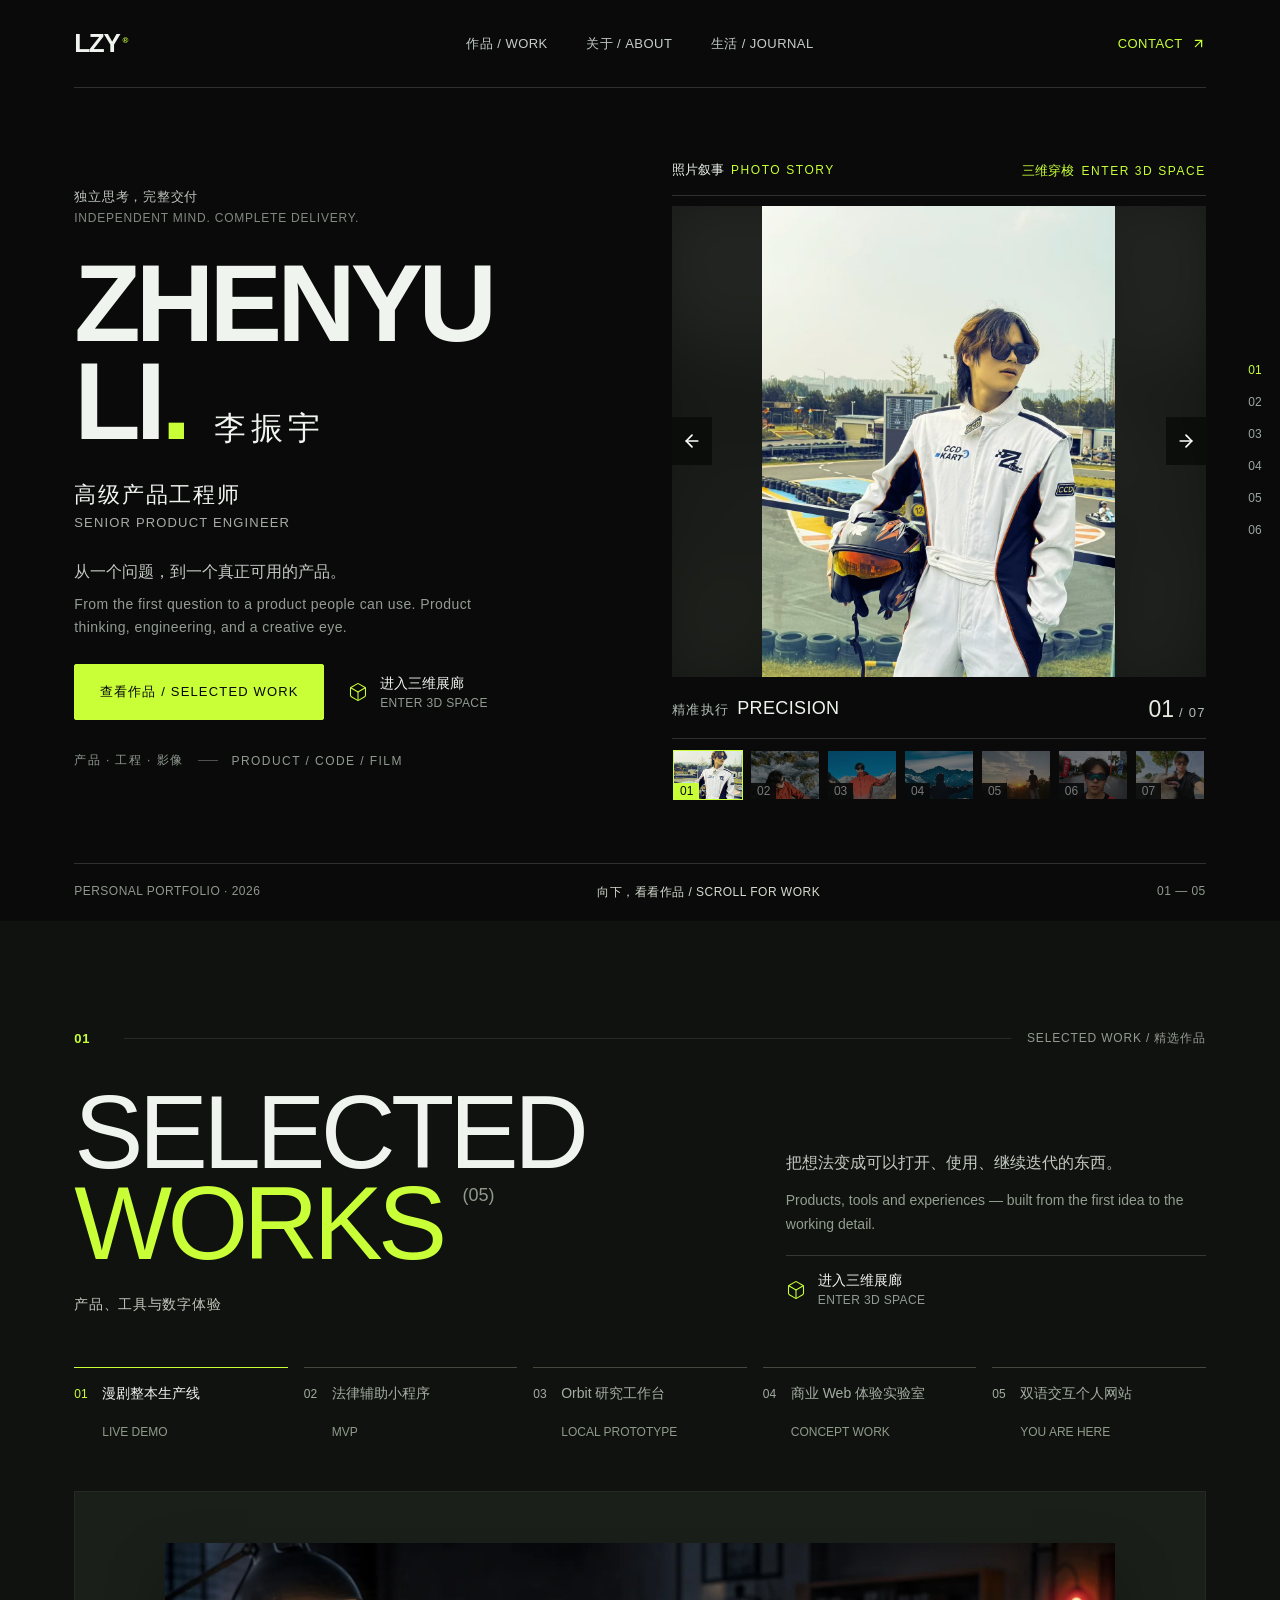
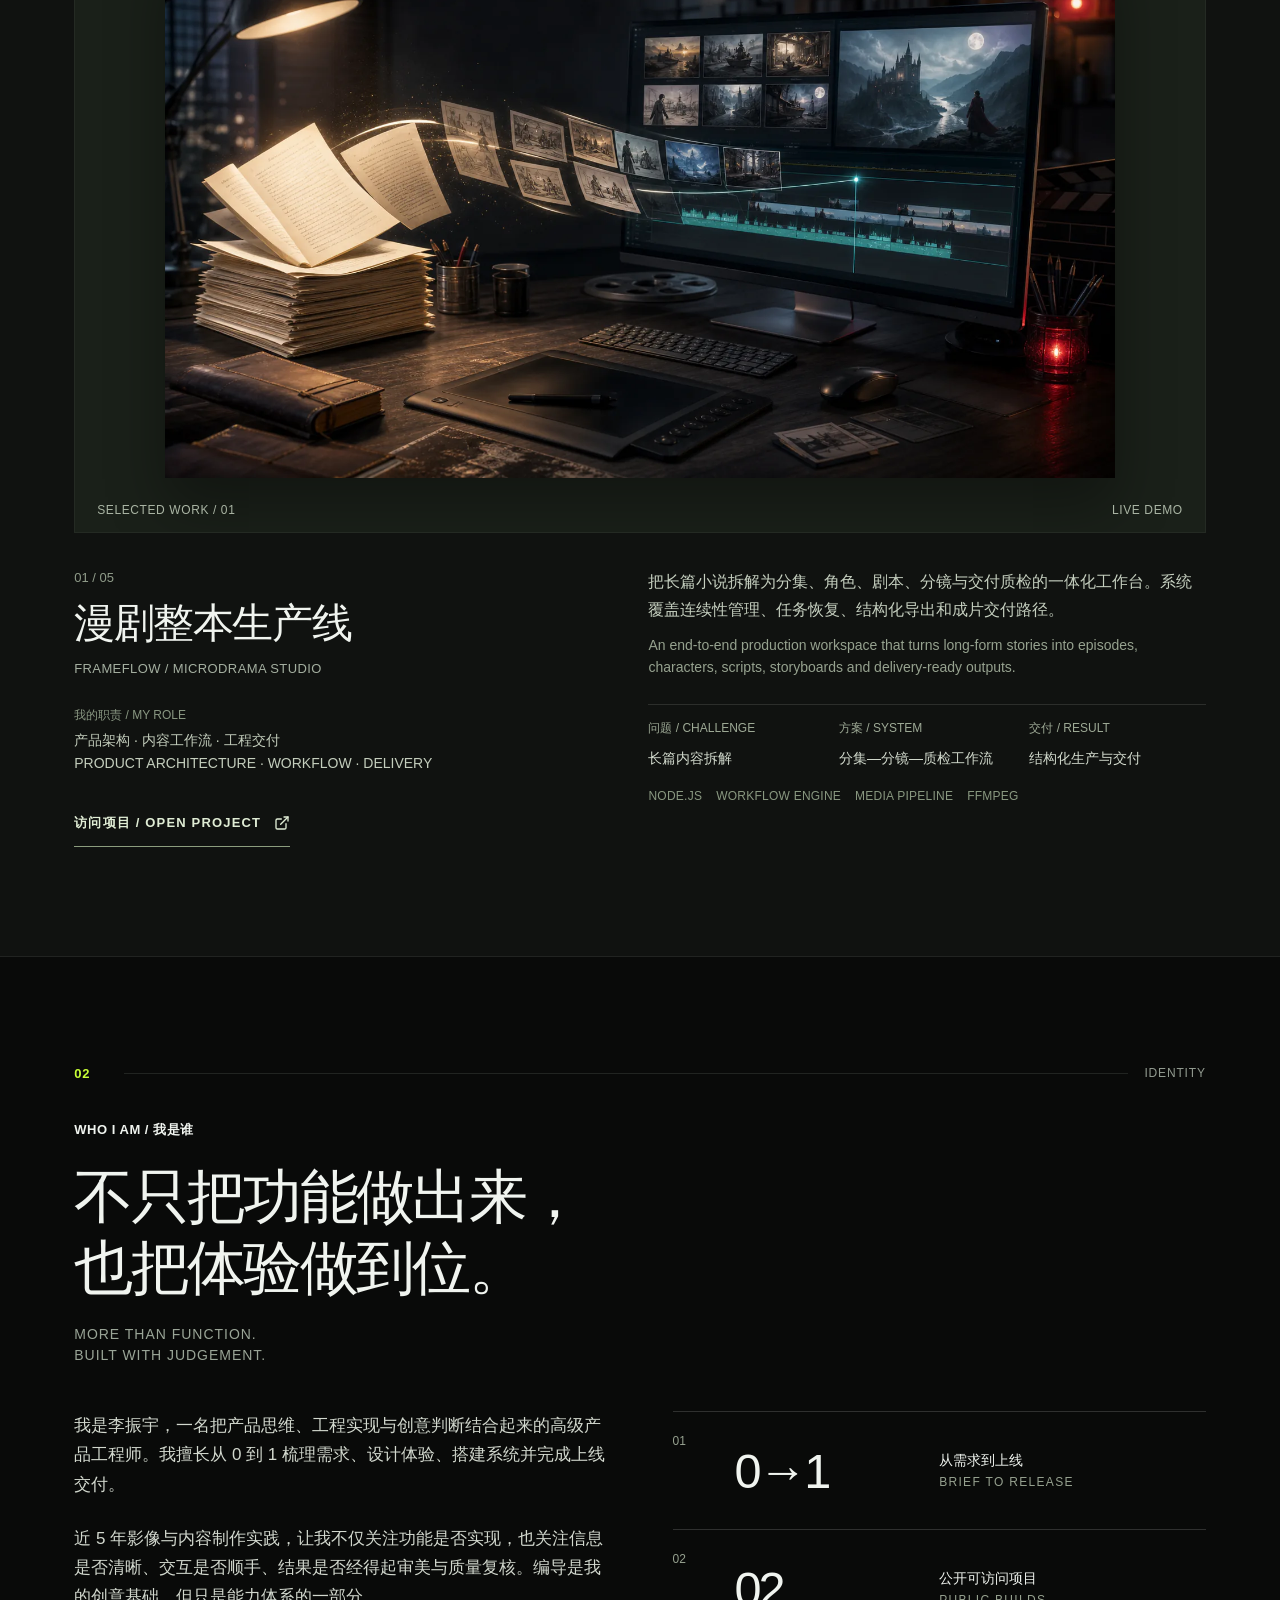
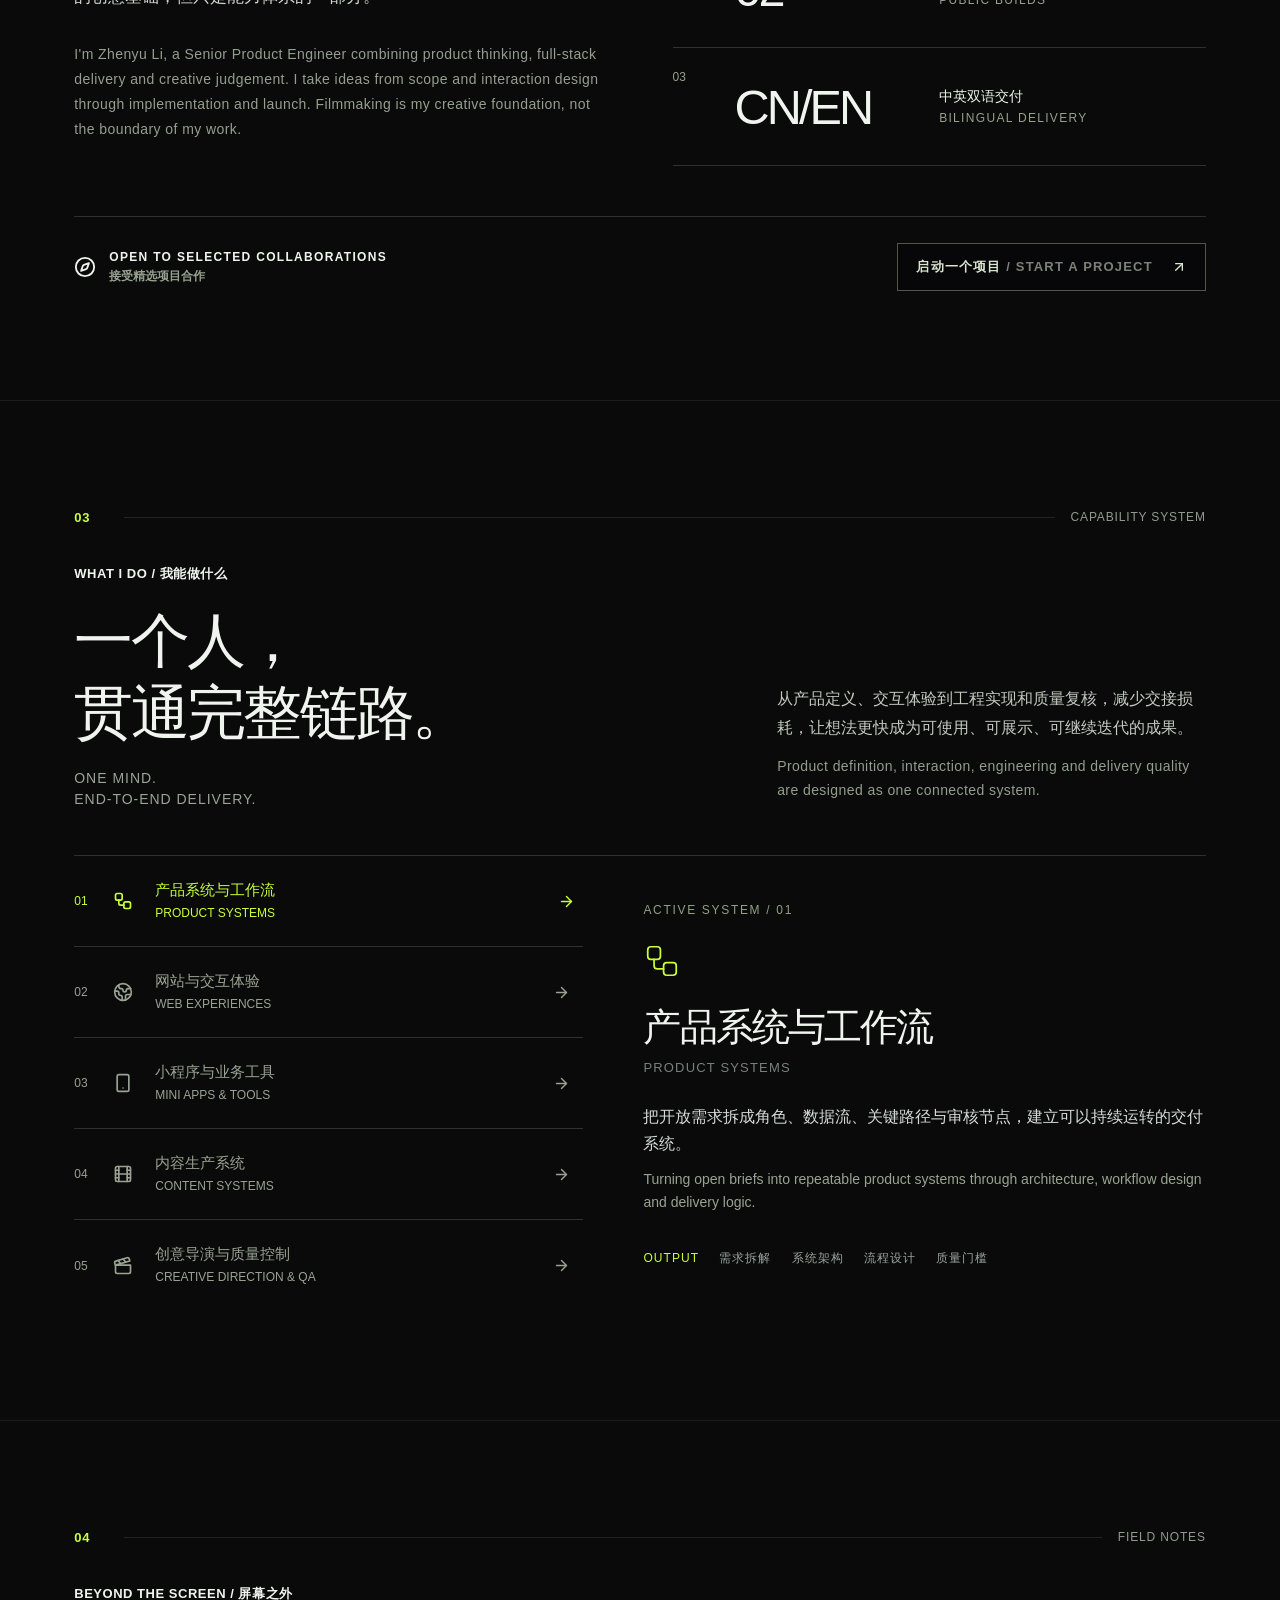
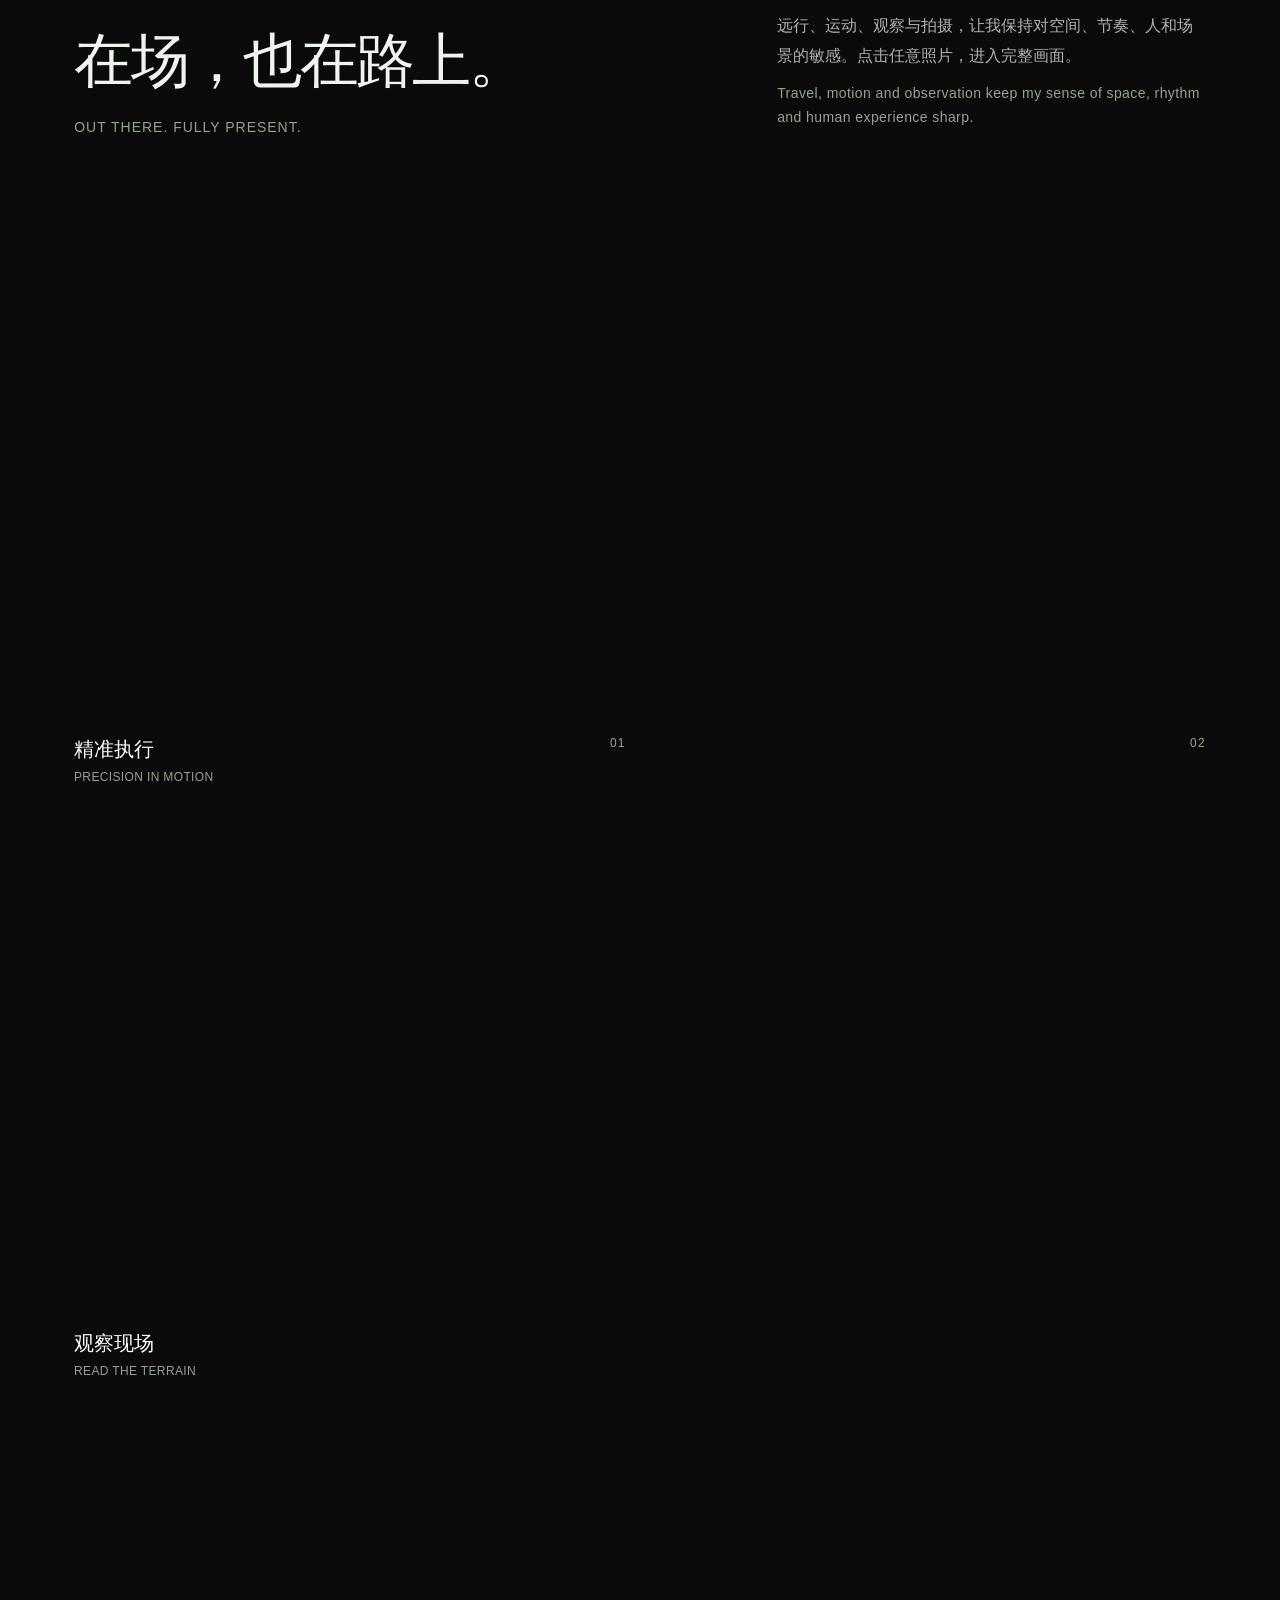
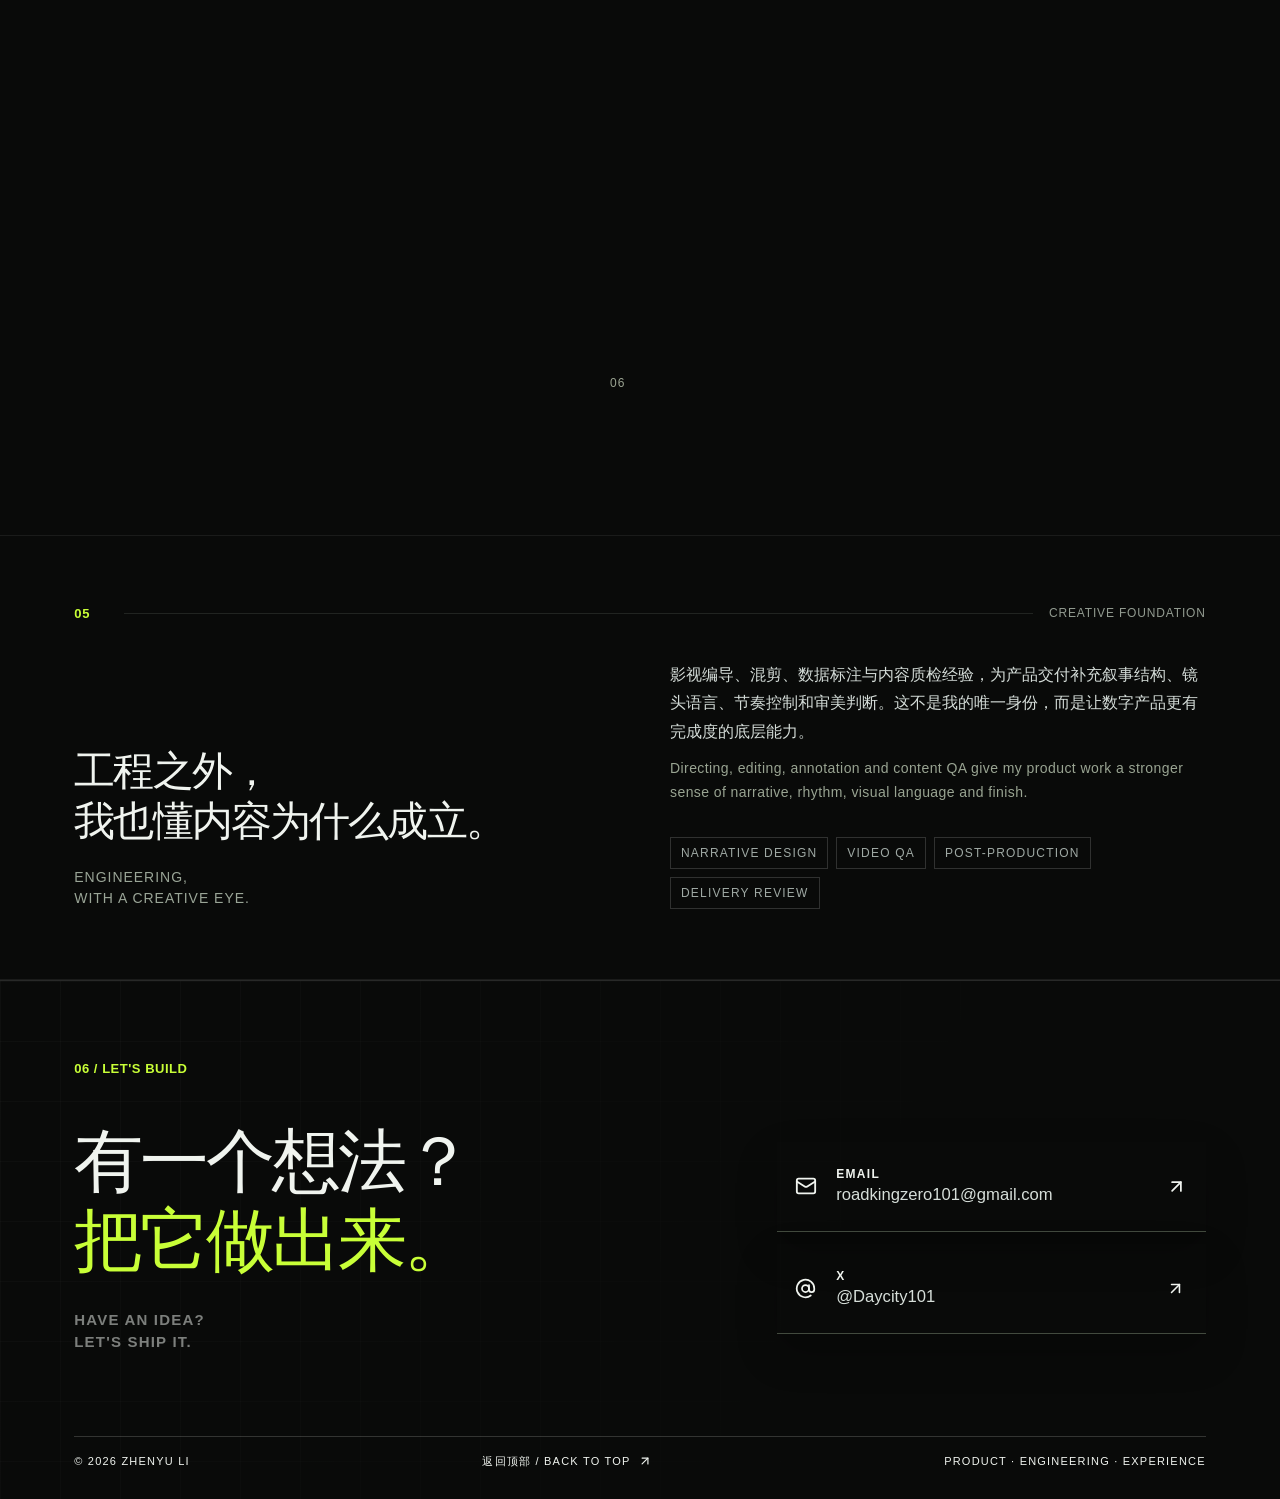
<file: index.html>
<!doctype html>
<html lang="zh-CN" translate="no" class="notranslate">
  <head>
    <meta charset="UTF-8" />
    <meta http-equiv="Content-Security-Policy" content="default-src 'self'; base-uri 'self'; object-src 'none'; script-src 'self'; style-src 'self' 'unsafe-inline' https://fonts.googleapis.com; font-src 'self' https://fonts.gstatic.com data:; img-src 'self' data: blob:; connect-src 'self'; media-src 'none'; frame-src 'none'; form-action 'none'; manifest-src 'self'; worker-src 'self' blob:; upgrade-insecure-requests" />
    <meta name="referrer" content="no-referrer" />
    <meta name="google" content="notranslate" />
    <meta name="viewport" content="width=device-width, initial-scale=1.0" />
    <title>李振宇｜高级产品工程师 · 产品、工程与数字体验</title>
    <meta name="description" content="把复杂需求做成可上线、可验证、可持续迭代的产品：从产品架构、交互体验到全栈实现，交付网站、微信小程序、业务工具与内容生产系统。" />
    <meta name="author" content="李振宇" />
    <meta name="robots" content="index, follow, max-image-preview:large" />
    <meta name="theme-color" content="#070709" />
    <link rel="canonical" href="https://maxlzy.me/" />
    <link rel="icon" href="/favicon.ico" sizes="any" />
    <link rel="icon" href="/favicon.svg" type="image/svg+xml" />
    <link rel="apple-touch-icon" href="/apple-touch-icon.png" />
    <link rel="preconnect" href="https://fonts.googleapis.com" />
    <link rel="preconnect" href="https://fonts.gstatic.com" crossorigin />
    <link rel="stylesheet" href="https://fonts.googleapis.com/css2?family=Kanit:wght@400;500;600;700;800;900&family=Noto+Sans+SC:wght@400;500;700;900&display=swap" />
    <link rel="preload" as="image" href="/photos/portrait-kart.jpg" fetchpriority="high" />
    <meta property="og:type" content="website" />
    <meta property="og:locale" content="zh_CN" />
    <meta property="og:locale:alternate" content="en_US" />
    <meta property="og:site_name" content="李振宇｜高级产品工程师" />
    <meta property="og:url" content="https://maxlzy.me/" />
    <meta property="og:title" content="李振宇｜高级产品工程师 · 产品、工程与数字体验" />
    <meta property="og:description" content="产品架构、交互体验、全栈实现与完整交付。" />
    <meta property="og:image" content="https://maxlzy.me/og-engineer.jpg" />
    <meta property="og:image:secure_url" content="https://maxlzy.me/og-engineer.jpg" />
    <meta property="og:image:type" content="image/jpeg" />
    <meta property="og:image:width" content="1200" />
    <meta property="og:image:height" content="630" />
    <meta property="og:image:alt" content="李振宇 Zhenyu Li，高级产品工程师" />
    <meta name="twitter:card" content="summary_large_image" />
    <meta name="twitter:title" content="李振宇｜高级产品工程师 · 产品、工程与数字体验" />
    <meta name="twitter:description" content="产品架构、交互体验、全栈实现与完整交付。" />
    <meta name="twitter:image" content="https://maxlzy.me/og-engineer.jpg" />
    <meta name="twitter:image:alt" content="李振宇 Zhenyu Li，高级产品工程师" />
    <meta name="twitter:site" content="@Daycity101" />
    <script type="application/ld+json">
      {
        "@context": "https://schema.org",
        "@graph": [
          {
            "@type": "WebSite",
            "@id": "https://maxlzy.me/#website",
            "url": "https://maxlzy.me/",
            "name": "李振宇｜高级产品工程师 · 产品、工程与数字体验",
            "description": "把复杂需求做成可上线、可验证、可持续迭代的产品：从产品架构、交互体验到全栈实现，交付网站、微信小程序、业务工具与内容生产系统。",
            "inLanguage": ["zh-CN", "en"],
            "publisher": { "@id": "https://maxlzy.me/#person" }
          },
          {
            "@type": "Person",
            "@id": "https://maxlzy.me/#person",
            "name": "李振宇",
            "alternateName": "Zhenyu Li",
            "jobTitle": "高级产品工程师",
            "description": "把复杂需求做成可上线、可验证、可持续迭代的产品：从产品架构、交互体验到全栈实现，交付网站、微信小程序、业务工具与内容生产系统。",
            "url": "https://maxlzy.me/",
            "image": "https://maxlzy.me/og-engineer.jpg",
            "email": "roadkingzero101@gmail.com",
            "sameAs": ["https://x.com/Daycity101"],
            "knowsLanguage": ["zh-CN", "en"],
            "knowsAbout": [
              "产品架构",
              "交互体验",
              "全栈实现",
              "网站",
              "微信小程序",
              "业务工具",
              "内容生产系统",
              "React",
              "TypeScript",
              "Node.js"
            ]
          }
        ]
      }
    </script>
    <style>
      #root > .crawl-summary {
        position: absolute;
        width: 1px;
        height: 1px;
        margin: -1px;
        padding: 0;
        overflow: hidden;
        clip-path: inset(50%);
        border: 0;
        white-space: nowrap;
        pointer-events: none;
        contain: strict;
      }
    </style>
    <script type="module" crossorigin src="/assets/index-CQCZOQ-P.js"></script>
    <link rel="stylesheet" crossorigin href="/assets/index-CGnxJaCR.css">
  </head>
  <body>
    <div id="root">
      <article class="crawl-summary">
        <header>
          <p>LZY® · 高级产品工程师 / SENIOR PRODUCT ENGINEER</p>
          <h1>李振宇 Zhenyu Li · 高级产品工程师</h1>
          <p>从一个问题，到一个真正可用的产品。 From the first question to a product people can use. Product thinking, engineering, and a creative eye.</p>
          <p>把复杂需求做成可上线、可验证、可持续迭代的产品：从产品架构、交互体验到全栈实现，交付网站、微信小程序、业务工具与内容生产系统。</p>
          <p>产品 · 工程 · 影像 / PRODUCT / CODE / FILM</p>
        </header>
        <nav aria-label="页面章节">
          <a href="#projects">作品 / WORK</a>
          <a href="#about">关于 / ABOUT</a>
          <a href="#capabilities">能力 / SYSTEMS</a>
          <a href="#field-notes">照片 / LIFE</a>
          <a href="#contact">联系 / CONTACT</a>
          <a href="/microdrama-studio/">FRAMEFLOW 漫剧制作控制台</a>
        </nav>
        <section>
          <h2>我是谁 / WHO I AM</h2>
          <p>不只把功能做出来，也把体验做到位。</p>
          <p>我是李振宇，一名把产品思维、工程实现与创意判断结合起来的高级产品工程师。我擅长从 0 到 1 梳理需求、设计体验、搭建系统并完成上线交付。</p>
          <p>近 5 年影像与内容制作实践，让我不仅关注功能是否实现，也关注信息是否清晰、交互是否顺手、结果是否经得起审美与质量复核。编导是我的创意基础，但只是能力体系的一部分。</p>
          <p>I'm Zhenyu Li, a Senior Product Engineer combining product thinking, full-stack delivery and creative judgement. I take ideas from scope and interaction design through implementation and launch. Filmmaking is my creative foundation, not the boundary of my work.</p>
        </section>
        <section>
          <h2>精选作品 / SELECTED WORK</h2>
          <p>把想法变成可以打开、使用、继续迭代的东西。 Products, tools and experiences — built from the first idea to the working detail.</p>
          <article>
            <h3>漫剧整本生产线 / FRAMEFLOW MICRODRAMA STUDIO</h3>
            <p>把长篇小说拆解为分集、角色、剧本、分镜与交付质检的一体化工作台。系统覆盖连续性管理、任务恢复、结构化导出和成片交付路径。</p>
            <p>An end-to-end production workspace that turns long-form stories into episodes, characters, scripts, storyboards and delivery-ready outputs.</p>
            <p>产品架构 · 内容工作流 · 工程交付。 Node.js, workflow engine, media pipeline, FFmpeg.</p>
            <a href="https://maxlzy.me/microdrama-studio/">打开 FRAMEFLOW 演示</a>
          </article>
          <article>
            <h3>法律辅助小程序 / LEGAL ASSISTANT MINI APP</h3>
            <p>微信原生小程序与服务端原型，从案情输入出发，整理风险、法律依据、证据、时效提醒、行动步骤和文书草稿，并保留隐私与人工审核边界。</p>
            <p>需求定义 · 小程序体验 · 服务原型。 WeChat native, FastAPI, REST API, local history.</p>
          </article>
          <article>
            <h3>Orbit 研究工作台 / ORBIT RESEARCH WORKSPACE</h3>
            <p>面向复杂知识任务的深色工作台，组合流式会话、联网检索、代码分析和图片处理，并将访问凭证隔离在服务端。</p>
            <p>服务编排 · 交互设计 · Node 服务。 Node.js, SSE streaming, search API, media tools.</p>
          </article>
          <article>
            <h3>商业 Web 体验实验室 / COMMERCIAL WEB EXPERIENCE LAB</h3>
            <p>覆盖本地餐饮品牌、B2B SaaS 落地页与预约运营仪表盘的响应式作品集，包含转化型信息架构、移动端适配、表单与筛选交互。</p>
            <p>商业信息架构 · 前端实现 · 响应式质检。 HTML, CSS, JavaScript, responsive interaction.</p>
          </article>
          <article>
            <h3>双语交互个人网站 / INTERACTIVE PORTFOLIO</h3>
            <p>从定位、信息架构和视觉系统，到响应式开发、交互动效、自定义域名与公开部署，把个人经历变成可浏览、可验证、可持续迭代的数字名片。</p>
            <p>品牌系统 · 前端交互 · 公网部署。 React, TypeScript, Framer Motion, GitHub Pages.</p>
          </article>
        </section>
        <section>
          <h2>能力 / SYSTEMS</h2>
          <article>
            <h3>产品系统与工作流 / PRODUCT SYSTEMS</h3>
            <p>把开放需求拆成角色、数据流、关键路径与审核节点，建立可以持续运转的交付系统。</p>
          </article>
          <article>
            <h3>网站与交互体验 / WEB EXPERIENCES</h3>
            <p>以 React、TypeScript 和动效系统构建有辨识度的品牌网站、落地页与可验证原型。</p>
          </article>
          <article>
            <h3>小程序与业务工具 / MINI APPS &amp; TOOLS</h3>
            <p>把复杂业务压缩成清晰的移动端路径，完成微信小程序 MVP、接口流程与数据边界。</p>
          </article>
          <article>
            <h3>内容生产系统 / CONTENT SYSTEMS</h3>
            <p>整合文本、图像、视频与音频环节，控制角色连续性、视觉方向、节奏与最终可用性。</p>
          </article>
          <article>
            <h3>创意导演与质量控制 / CREATIVE DIRECTION &amp; QA</h3>
            <p>把编导和拉片经验转化为叙事结构、镜头判断、输出评审和一致的质量标准。</p>
          </article>
        </section>
        <section>
          <h2>联系 / CONTACT</h2>
          <p>启动一个项目 / START A PROJECT</p>
          <a href="mailto:roadkingzero101@gmail.com">roadkingzero101@gmail.com</a>
          <a href="https://x.com/Daycity101">X / @Daycity101</a>
        </section>
      </article>
    </div>
    <noscript>
      <style>
        #root > .crawl-summary {
          position: static;
          width: auto;
          height: auto;
          margin: 0 auto;
          overflow: visible;
          clip-path: none;
          contain: none;
          pointer-events: auto;
          max-width: 760px;
          padding: 48px 24px 80px;
          white-space: normal;
        }
        #root > .crawl-summary a { text-decoration: underline; }
      </style>
    </noscript>
  </body>
</html>
</file>
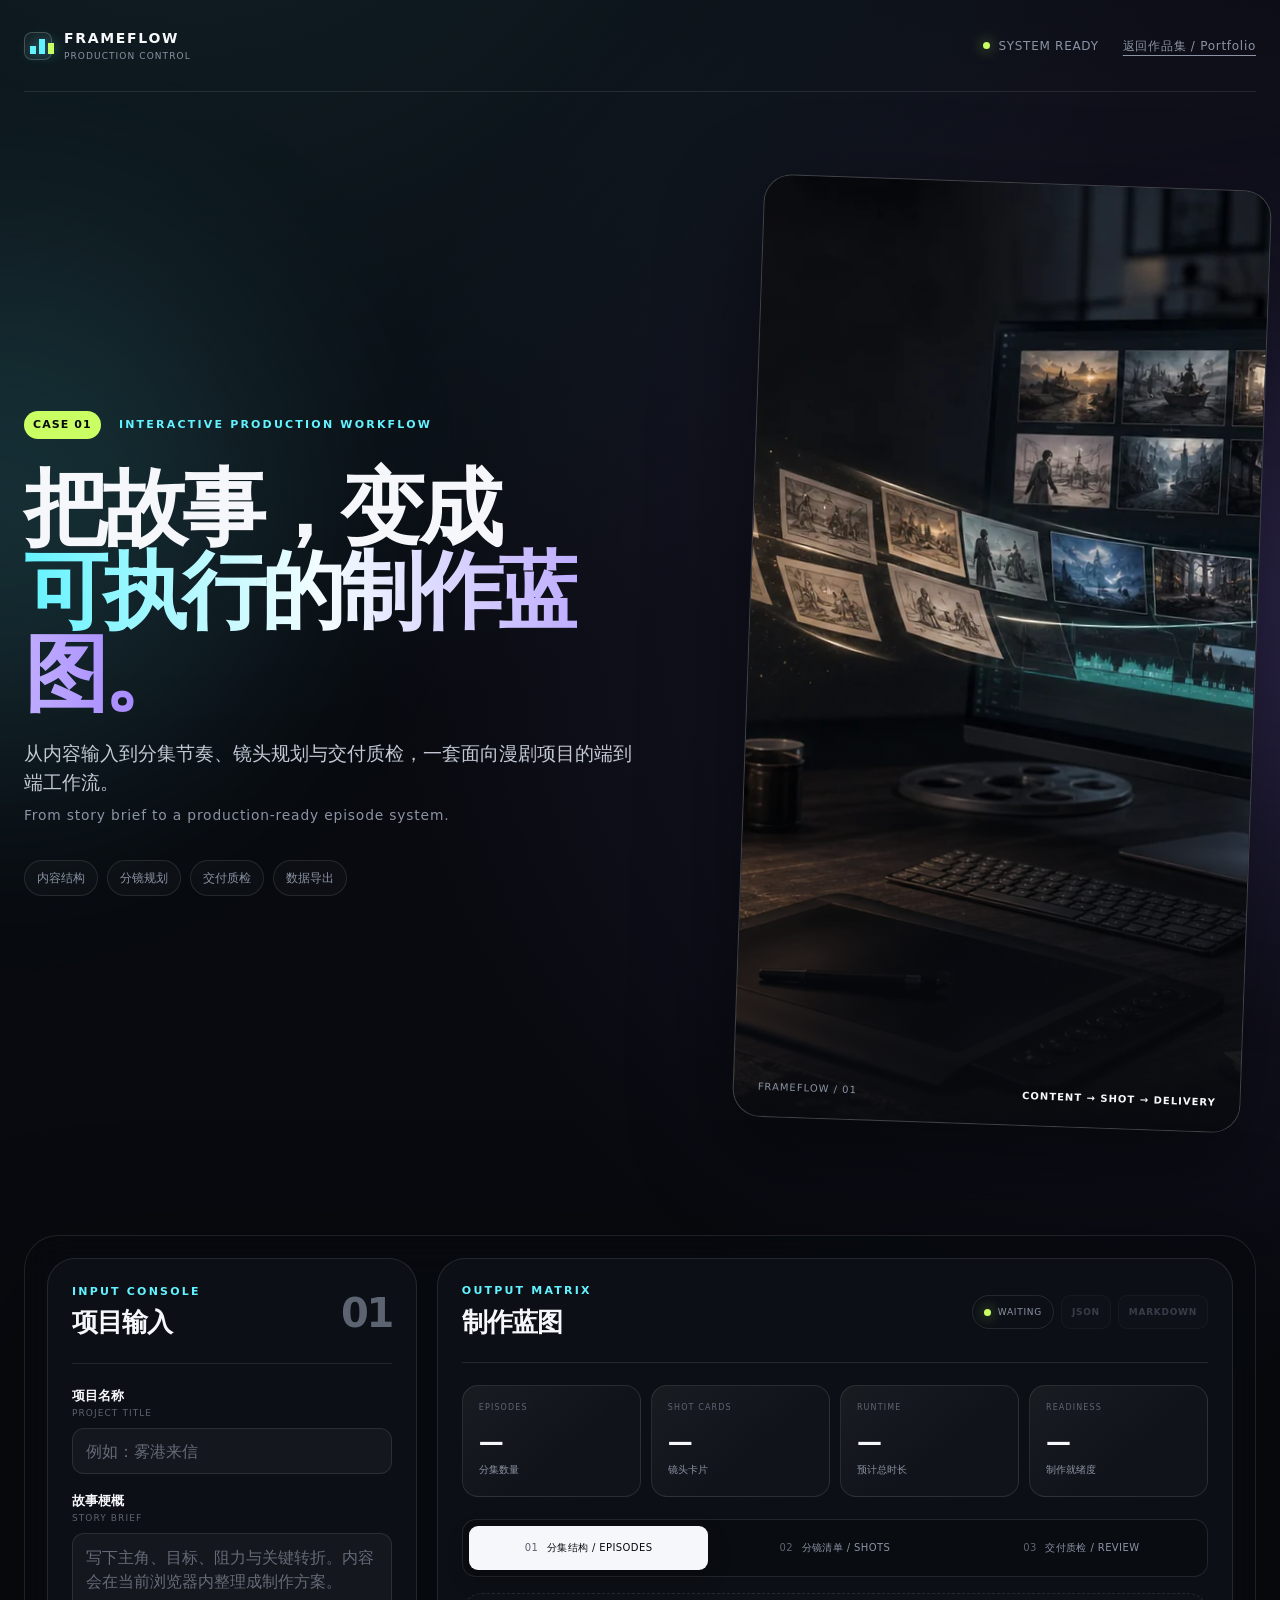
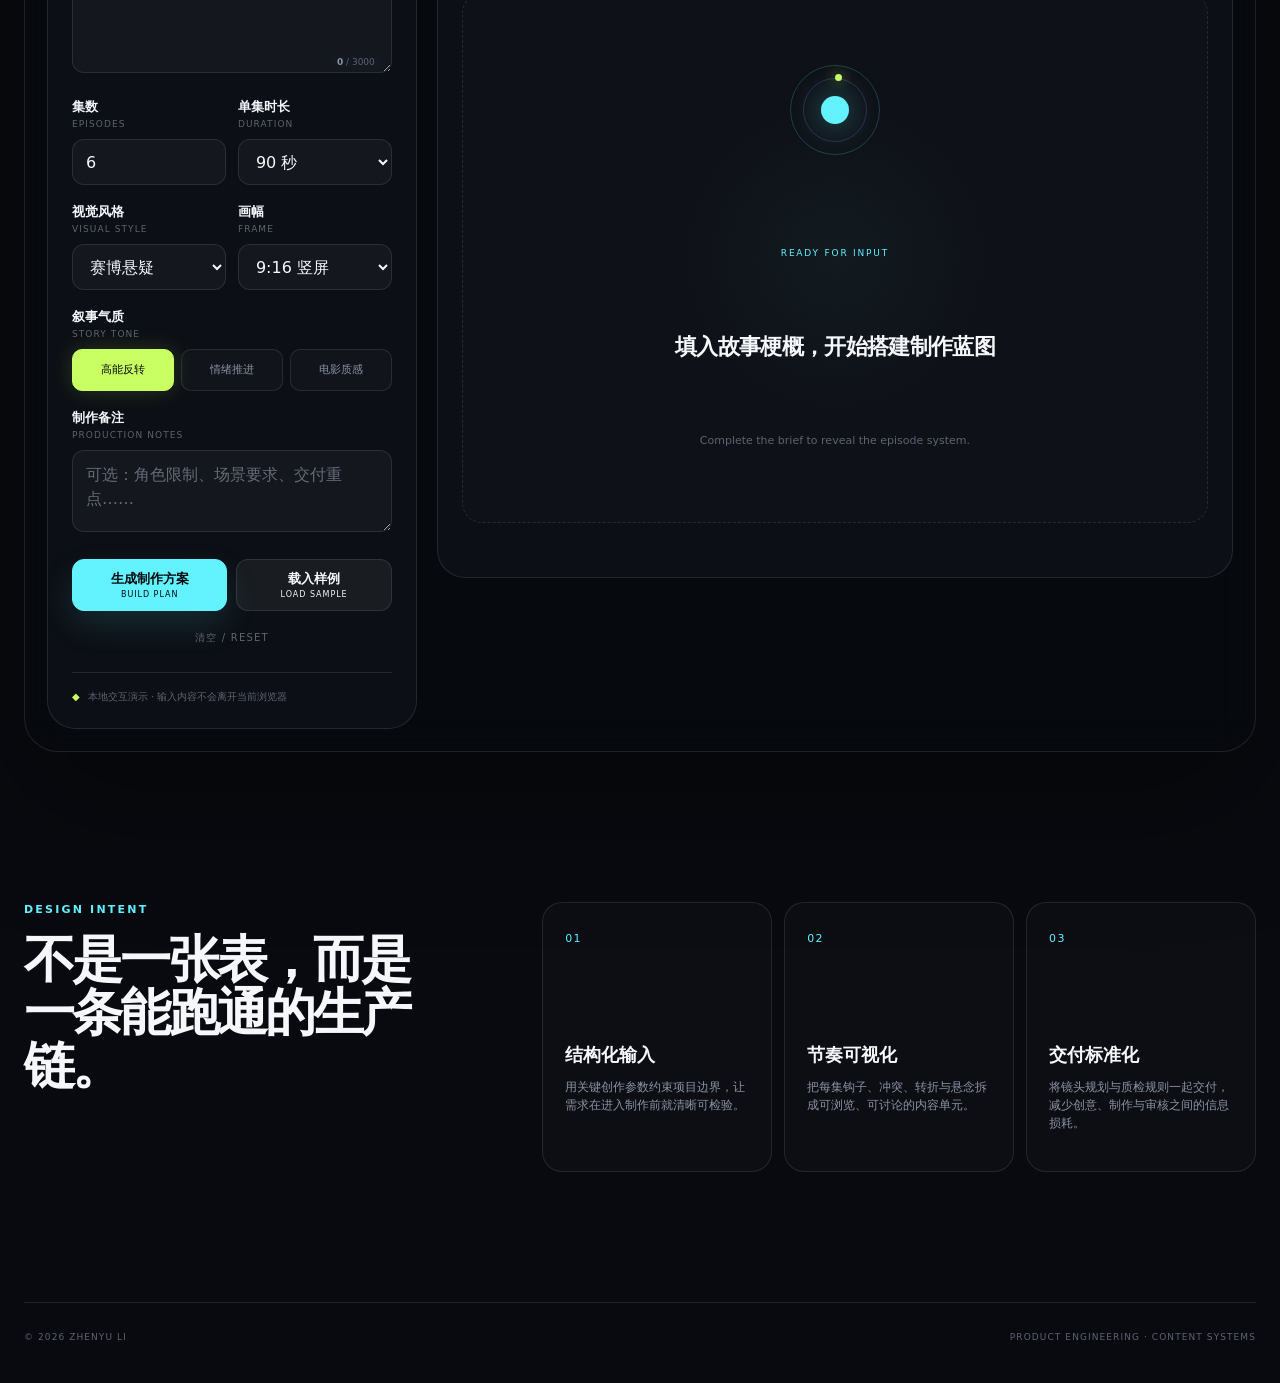
<file: microdrama-studio/index.html>
<!doctype html>
<html lang="zh-CN">
  <head>
    <meta charset="utf-8">
    <meta http-equiv="Content-Security-Policy" content="default-src 'self'; base-uri 'self'; object-src 'none'; script-src 'self'; style-src 'self' 'unsafe-inline'; img-src 'self' data: blob:; connect-src 'self'; media-src 'self' data: blob:; frame-src 'none'; form-action 'none'; manifest-src 'self'; worker-src 'self' blob:; upgrade-insecure-requests">
    <meta name="referrer" content="no-referrer">
    <meta name="viewport" content="width=device-width, initial-scale=1">
    <meta name="description" content="一个从故事梗概到分集、分镜与质检清单的互动式内容生产工作台案例。">
    <meta name="robots" content="index, follow, max-image-preview:large">
    <meta name="theme-color" content="#080a0f">
    <title>FRAMEFLOW｜漫剧制作控制台</title>
    <link rel="canonical" href="https://maxlzy.me/microdrama-studio/">
    <link rel="icon" href="/favicon.ico" sizes="any">
    <link rel="icon" href="/favicon.svg" type="image/svg+xml">
    <link rel="apple-touch-icon" href="/apple-touch-icon.png">
    <meta property="og:type" content="website">
    <meta property="og:locale" content="zh_CN">
    <meta property="og:locale:alternate" content="en_US">
    <meta property="og:site_name" content="李振宇｜高级产品工程师">
    <meta property="og:url" content="https://maxlzy.me/microdrama-studio/">
    <meta property="og:title" content="FRAMEFLOW｜漫剧制作控制台">
    <meta property="og:description" content="一个从故事梗概到分集、分镜与质检清单的互动式内容生产工作台案例。">
    <meta property="og:image" content="https://maxlzy.me/microdrama-studio/og.jpg">
    <meta property="og:image:type" content="image/jpeg">
    <meta property="og:image:width" content="1200">
    <meta property="og:image:height" content="630">
    <meta property="og:image:alt" content="漫剧内容从手稿进入分镜与制作时间线的工作台视觉">
    <meta name="twitter:card" content="summary_large_image">
    <meta name="twitter:title" content="FRAMEFLOW｜漫剧制作控制台">
    <meta name="twitter:description" content="一个从故事梗概到分集、分镜与质检清单的互动式内容生产工作台案例。">
    <meta name="twitter:image" content="https://maxlzy.me/microdrama-studio/og.jpg">
    <meta name="twitter:image:alt" content="漫剧内容从手稿进入分镜与制作时间线的工作台视觉">
    <link rel="stylesheet" href="styles.css">
    <script src="app.js" defer></script>
  </head>
  <body>
    <a class="skip-link" href="#workspace">跳到制作区 / Skip to workspace</a>

    <div class="ambient ambient-one" aria-hidden="true"></div>
    <div class="ambient ambient-two" aria-hidden="true"></div>
    <div class="grid-field" aria-hidden="true"></div>

    <div class="page-shell">
      <header class="topbar">
        <a class="wordmark" href="/" aria-label="返回李振宇个人网站">
          <span class="wordmark-mark" aria-hidden="true">
            <i></i><i></i><i></i>
          </span>
          <span>
            <strong>FRAMEFLOW</strong>
            <small>PRODUCTION CONTROL</small>
          </span>
        </a>

        <div class="topbar-meta">
          <span class="signal"><i></i> SYSTEM READY</span>
          <a href="/">返回作品集 / Portfolio</a>
        </div>
      </header>

      <main>
        <section class="intro">
          <div class="intro-copy">
            <p class="kicker"><span>CASE 01</span> INTERACTIVE PRODUCTION WORKFLOW</p>
            <h1>把故事，变成<br><em>可执行的制作蓝图。</em></h1>
            <p class="intro-lead">
              从内容输入到分集节奏、镜头规划与交付质检，一套面向漫剧项目的端到端工作流。
              <span>From story brief to a production-ready episode system.</span>
            </p>
            <div class="intro-tags" aria-label="案例能力">
              <span>内容结构</span>
              <span>分镜规划</span>
              <span>交付质检</span>
              <span>数据导出</span>
            </div>
          </div>

          <figure class="cover-card">
            <img src="assets/studio-cover.webp" alt="漫剧内容从手稿进入分镜与制作时间线的工作台视觉" width="1672" height="941">
            <figcaption>
              <span>FRAMEFLOW / 01</span>
              <strong>CONTENT → SHOT → DELIVERY</strong>
            </figcaption>
          </figure>
        </section>

        <section id="workspace" class="workspace">
          <aside class="control-card">
            <div class="card-heading">
              <div>
                <p>INPUT CONSOLE</p>
                <h2>项目输入</h2>
              </div>
              <span>01</span>
            </div>

            <form id="projectForm" autocomplete="off">
              <label class="field">
                <span class="field-label">
                  <b>项目名称</b>
                  <small>PROJECT TITLE</small>
                </span>
                <input id="projectTitle" name="projectTitle" type="text" maxlength="60" placeholder="例如：雾港来信" required>
              </label>

              <label class="field">
                <span class="field-label">
                  <b>故事梗概</b>
                  <small>STORY BRIEF</small>
                </span>
                <textarea id="sourceBrief" name="sourceBrief" maxlength="3000" placeholder="写下主角、目标、阻力与关键转折。内容会在当前浏览器内整理成制作方案。" required></textarea>
                <span class="counter"><b id="briefCount">0</b> / 3000</span>
              </label>

              <div class="field-grid">
                <label class="field">
                  <span class="field-label">
                    <b>集数</b>
                    <small>EPISODES</small>
                  </span>
                  <input id="episodeCount" name="episodeCount" type="number" min="3" max="24" value="6" required>
                </label>

                <label class="field">
                  <span class="field-label">
                    <b>单集时长</b>
                    <small>DURATION</small>
                  </span>
                  <select id="episodeDuration" name="episodeDuration">
                    <option value="60">60 秒</option>
                    <option value="90" selected>90 秒</option>
                    <option value="120">120 秒</option>
                    <option value="180">180 秒</option>
                  </select>
                </label>
              </div>

              <div class="field-grid">
                <label class="field">
                  <span class="field-label">
                    <b>视觉风格</b>
                    <small>VISUAL STYLE</small>
                  </span>
                  <select id="visualStyle" name="visualStyle">
                    <option value="赛博悬疑">赛博悬疑</option>
                    <option value="都市写实">都市写实</option>
                    <option value="东方奇幻">东方奇幻</option>
                    <option value="复古浪漫">复古浪漫</option>
                  </select>
                </label>

                <label class="field">
                  <span class="field-label">
                    <b>画幅</b>
                    <small>FRAME</small>
                  </span>
                  <select id="aspectRatio" name="aspectRatio">
                    <option value="9:16" selected>9:16 竖屏</option>
                    <option value="16:9">16:9 横屏</option>
                    <option value="1:1">1:1 方形</option>
                  </select>
                </label>
              </div>

              <div class="field" role="group" aria-labelledby="storyToneLabel">
                <span id="storyToneLabel" class="field-label">
                  <b>叙事气质</b>
                  <small>STORY TONE</small>
                </span>
                <div class="choice-row">
                  <label><input type="radio" name="storyTone" value="高能反转" checked><span>高能反转</span></label>
                  <label><input type="radio" name="storyTone" value="情绪推进"><span>情绪推进</span></label>
                  <label><input type="radio" name="storyTone" value="电影质感"><span>电影质感</span></label>
                </div>
              </div>

              <label class="field">
                <span class="field-label">
                  <b>制作备注</b>
                  <small>PRODUCTION NOTES</small>
                </span>
                <textarea id="productionNotes" name="productionNotes" class="short-textarea" maxlength="500" placeholder="可选：角色限制、场景要求、交付重点……"></textarea>
              </label>

              <div class="form-actions">
                <button class="button button-primary" type="submit">
                  <span>生成制作方案</span>
                  <small>BUILD PLAN</small>
                </button>
                <button id="sampleButton" class="button button-secondary" type="button">
                  <span>载入样例</span>
                  <small>LOAD SAMPLE</small>
                </button>
                <button id="clearButton" class="button button-quiet" type="button" aria-label="清空所有输入和结果">
                  清空 / RESET
                </button>
              </div>
            </form>

            <p class="privacy-note">
              <span aria-hidden="true">◆</span>
              本地交互演示 · 输入内容不会离开当前浏览器
            </p>
          </aside>

          <div class="result-card">
            <div class="result-topline">
              <div>
                <p>OUTPUT MATRIX</p>
                <h2>制作蓝图</h2>
              </div>

              <div class="result-actions">
                <span id="systemStatus" class="status-pill" aria-live="polite"><i></i> WAITING</span>
                <button id="exportJson" type="button" disabled>JSON</button>
                <button id="exportMarkdown" type="button" disabled>MARKDOWN</button>
              </div>
            </div>

            <div class="metrics" aria-label="制作指标">
              <article>
                <small>EPISODES</small>
                <strong id="episodeMetric">—</strong>
                <span>分集数量</span>
              </article>
              <article>
                <small>SHOT CARDS</small>
                <strong id="shotMetric">—</strong>
                <span>镜头卡片</span>
              </article>
              <article>
                <small>RUNTIME</small>
                <strong id="runtimeMetric">—</strong>
                <span>预计总时长</span>
              </article>
              <article>
                <small>READINESS</small>
                <strong id="readinessMetric">—</strong>
                <span>制作就绪度</span>
              </article>
            </div>

            <div class="tabbar" role="tablist" aria-label="制作方案视图">
              <button id="episodesTab" class="tab is-active" type="button" role="tab" aria-selected="true" aria-controls="episodesPanel" data-panel="episodesPanel">
                <span>01</span> 分集结构 / EPISODES
              </button>
              <button id="shotsTab" class="tab" type="button" role="tab" aria-selected="false" aria-controls="shotsPanel" data-panel="shotsPanel">
                <span>02</span> 分镜清单 / SHOTS
              </button>
              <button id="reviewTab" class="tab" type="button" role="tab" aria-selected="false" aria-controls="reviewPanel" data-panel="reviewPanel">
                <span>03</span> 交付质检 / REVIEW
              </button>
            </div>

            <div class="panel-stack">
              <section id="episodesPanel" class="tab-panel is-active" role="tabpanel" aria-labelledby="episodesTab">
                <div class="empty-state">
                  <span class="empty-orbit" aria-hidden="true"><i></i></span>
                  <p>READY FOR INPUT</p>
                  <h3>填入故事梗概，开始搭建制作蓝图</h3>
                  <span>Complete the brief to reveal the episode system.</span>
                </div>
              </section>

              <section id="shotsPanel" class="tab-panel" role="tabpanel" aria-labelledby="shotsTab" hidden></section>
              <section id="reviewPanel" class="tab-panel" role="tabpanel" aria-labelledby="reviewTab" hidden></section>
            </div>
          </div>
        </section>

        <section class="case-notes">
          <div>
            <p>DESIGN INTENT</p>
            <h2>不是一张表，而是一条能跑通的生产链。</h2>
          </div>
          <div class="note-grid">
            <article><span>01</span><h3>结构化输入</h3><p>用关键创作参数约束项目边界，让需求在进入制作前就清晰可检验。</p></article>
            <article><span>02</span><h3>节奏可视化</h3><p>把每集钩子、冲突、转折与悬念拆成可浏览、可讨论的内容单元。</p></article>
            <article><span>03</span><h3>交付标准化</h3><p>将镜头规划与质检规则一起交付，减少创意、制作与审核之间的信息损耗。</p></article>
          </div>
        </section>
      </main>

      <footer>
        <span>© 2026 ZHENYU LI</span>
        <span>PRODUCT ENGINEERING · CONTENT SYSTEMS</span>
      </footer>
    </div>
  </body>
</html>
</file>
<file: assets/index-CGnxJaCR.css>
:root{--ink:#070709;--ink-raised:#0e0f12;--paper:#e8ece4;--paper-strong:#f2f5ed;--text:#f0f4ef;--muted:#99a29e;--acid:#c8ff37;--cyan:#35e4ff;--orange:#ff6b43;--violet:#9d72ff;--line:#f0f4ef29;--dark-line:#07070929;--page-pad:clamp(22px, 5.8vw, 96px);--section-pad:clamp(86px, 8.5vw, 136px);--font-mono:"Kanit", monospace;--editorial-muted:#a1a5a1}*{box-sizing:border-box;margin:0;padding:0}html{scroll-behavior:smooth;background:var(--ink)}body{background:var(--ink);min-width:320px;color:var(--text);-webkit-font-smoothing:antialiased;font-family:Kanit,Noto Sans SC,sans-serif;overflow-x:hidden}button,a{color:inherit;font:inherit}a{text-decoration:none}button{background:0 0;border:0}button,a{-webkit-tap-highlight-color:transparent}button:focus-visible,a:focus-visible{outline:2px solid var(--cyan);outline-offset:4px}img{max-width:100%}::selection{color:var(--ink);background:var(--acid)}main{background:var(--ink);position:relative;overflow:clip}.scroll-progress{z-index:500;transform-origin:0;background:linear-gradient(90deg, var(--acid), var(--cyan), var(--violet));height:3px;position:fixed;inset:0 0 auto;box-shadow:0 0 16px #35e4ff8c}.pointer-glow{z-index:1;pointer-events:none;mix-blend-mode:screen;background:radial-gradient(circle,#35e4ff1c,#9d72ff0b 40%,#0000 70%);border-radius:50%;width:380px;height:380px;position:fixed}.hero{z-index:2;min-height:max(100svh,860px);padding:0 var(--page-pad) 36px;isolation:isolate;background:radial-gradient(circle at 76% 34%,#9d72ff2e,#0000 27%),radial-gradient(circle at 17% 80%,#35e4ff14,#0000 28%),linear-gradient(150deg,#08080b,#050507 66%);position:relative;overflow:hidden}.hero:before{content:"";z-index:-3;opacity:.55;background-color:#0000;background-image:linear-gradient(90deg,#0000 49.9%,#c8ff3717 50%,#0000 50.1%),linear-gradient(#0000 49.9%,#35e4ff12 50%,#0000 50.1%);background-position:0 0,0 0;background-repeat:repeat,repeat;background-size:220px 220px;background-attachment:scroll,scroll;background-origin:padding-box,padding-box;background-clip:border-box,border-box;position:absolute;inset:-40% -20%;transform:rotate(-9deg)}.hero-grid{z-index:-2;opacity:.38;transform-origin:50% 0;background-image:linear-gradient(#35e4ff33 1px,#0000 1px),linear-gradient(90deg,#35e4ff33 1px,#0000 1px);background-size:62px 62px;position:absolute;inset:48% -30% -55%;transform:perspective(520px)rotateX(63deg);-webkit-mask-image:linear-gradient(#0000,#000 16% 62%,#0000 92%);mask-image:linear-gradient(#0000,#000 16% 62%,#0000 92%)}.hero-noise{z-index:-1;pointer-events:none;opacity:.12;background-image:repeating-linear-gradient(0deg,#0000 0 3px,#ffffff0b 4px);position:absolute;inset:0}.nav{z-index:50;border-bottom:1px solid var(--line);grid-template-columns:1fr auto 1fr;align-items:center;max-width:1580px;height:82px;margin:0 auto;display:grid;position:relative}.nav-brand{letter-spacing:-.05em;width:max-content;font-size:22px;font-weight:900}.nav-brand span{color:var(--acid);letter-spacing:0;margin-left:3px;font-size:8px;position:relative;top:-9px}.nav-links{align-items:center;gap:clamp(20px,3vw,48px);display:flex}.nav-links a,.nav-contact{color:#c5cdca;letter-spacing:.12em;white-space:nowrap;font-size:10px;position:relative}.nav-links a:after{content:"";transform-origin:100%;background:var(--acid);height:1px;transition:transform .22s;position:absolute;bottom:-8px;left:0;right:0;transform:scaleX(0)}.nav-links a:hover:after{transform-origin:0;transform:scaleX(1)}.nav-contact{color:var(--acid);justify-self:end;align-items:center;gap:8px;display:inline-flex}.hero-layout{grid-template-columns:minmax(520px,1.06fr) minmax(500px,.94fr);align-items:center;gap:clamp(24px,4vw,72px);width:100%;max-width:1580px;min-height:calc(max(100svh,860px) - 118px);margin:0 auto;display:grid;position:relative}.hero-copy{z-index:6;padding:38px 0 82px;position:relative}.hero-kicker{color:#c9d2ce;letter-spacing:.14em;align-items:center;gap:10px;margin-bottom:clamp(26px,3vw,44px);font-size:10px;display:flex}.live-dot{background:var(--acid);border-radius:50%;width:8px;height:8px;animation:2.3s ease-in-out infinite live-pulse;box-shadow:0 0 0 5px #c8ff3717,0 0 18px #c8ff37cc}@keyframes live-pulse{50%{box-shadow:0 0 0 9px #c8ff3700,0 0 25px #c8ff37f2}}.hero h1{letter-spacing:-.075em;width:max-content;font-size:clamp(78px,9.15vw,154px);font-weight:900;line-height:.74;position:relative}.hero-title__outline{color:#0000;-webkit-text-stroke:1px #f0f4efb8;font-size:.82em}.hero-title__dot{color:var(--acid);-webkit-text-stroke:0;text-shadow:0 0 34px #c8ff378c;font-size:1.04em;position:absolute;bottom:-.06em;right:-.17em}.hero-intro{grid-template-columns:minmax(230px,.78fr) minmax(330px,1.22fr);align-items:end;gap:34px;max-width:760px;margin-top:clamp(38px,5vw,74px);display:grid}.hero-intro p small,.section-heading>p small,.about-manifesto>small,.foundation-copy p small{color:var(--muted);letter-spacing:.03em;margin-top:10px;font-size:.67em;line-height:1.55;display:block}.hero-actions{align-items:center;gap:24px;display:flex}.primary-action,.contact-button{border:1px solid var(--acid);min-height:54px;color:var(--ink);letter-spacing:.09em;background:var(--acid);justify-content:center;align-items:center;gap:18px;padding:0 20px;font-size:10px;font-weight:700;display:inline-flex;box-shadow:0 14px 40px #c8ff3721}.primary-action{clip-path:polygon(0 0,calc(100% - 15px) 0,100% 15px,100% 100%,0 100%);min-width:250px}.text-action{color:#c6d0cb;letter-spacing:.11em;border-bottom:1px solid #f0f4ef73;padding:10px 0;font-size:9px}.hero-signature{color:#dbe2df;letter-spacing:.12em;align-items:center;gap:14px;margin-top:clamp(46px,5.5vw,84px);font-size:10px;display:flex}.hero-signature i{background:#f0f4ef4d;width:44px;height:1px}.hero-signature small{color:#69736f;letter-spacing:.12em;margin-left:auto;font-size:8px}.hero-visual{z-index:5;height:min(760px,100svh - 110px);min-height:650px;position:relative}.hero-stage{isolation:isolate;perspective:1800px;width:100%;height:100%;transform-style:preserve-3d;touch-action:pan-y;position:relative}.hero-experience,.hero-experience__panel{width:100%;height:100%;position:relative}.hero-experience__panel{position:absolute;inset:0}.stage-mode-switch{z-index:24;-webkit-backdrop-filter:blur(14px);backdrop-filter:blur(14px);background:#05070ac7;border:1px solid #f0f4ef24;gap:5px;padding:4px;display:flex;position:absolute;top:18px;left:20px;box-shadow:0 16px 44px #00000047}.stage-mode-switch button{cursor:pointer;color:#727d79;text-align:left;background:0 0;border:1px solid #0000;grid-template-columns:18px 1fr;align-items:center;column-gap:6px;min-width:112px;min-height:37px;padding:6px 9px;transition:color .18s,border-color .18s,background .18s,transform .18s;display:grid}.stage-mode-switch button span{color:#56605c;font-family:var(--font-mono);grid-row:1/3;font-size:7px}.stage-mode-switch button small{color:#56605c;letter-spacing:.13em;font-size:5px}.stage-mode-switch button:hover,.stage-mode-switch button:focus-visible,.stage-mode-switch button.is-active{color:#f0f4ef;background:#c8ff3712;border-color:#c8ff376b;transform:translateY(-1px)}.stage-mode-switch button.is-active span,.stage-mode-switch button.is-active small{color:var(--acid)}.hero-stage--photo{overflow:clip}.hero-stage--photo:before{content:"";z-index:0;clip-path:polygon(0 0,calc(100% - 22px) 0,100% 22px,100% 100%,0 100%);pointer-events:none;background:radial-gradient(circle at 22% 38%,#35e4ff17,#0000 38%),radial-gradient(circle at 77% 68%,#c8ff3714,#0000 32%);border:1px solid #f0f4ef14;position:absolute;inset:5% 1% 5% 0}.hero-stage--webgl{clip-path:polygon(0 0,calc(100% - 28px) 0,100% 28px,100% 100%,0 100%);background:radial-gradient(circle at 50% 44%,#35e4ff1f,#0000 32%),radial-gradient(circle at 72% 72%,#9d72ff24,#0000 28%),linear-gradient(145deg,#10151be0,#0506098c);border:1px solid #f0f4ef24;overflow:hidden;box-shadow:inset 0 0 0 1px #ffffff05,inset 0 -90px 150px #0000006b,0 44px 110px #00000061}.hero-stage--webgl:before{content:"";z-index:1;opacity:.23;pointer-events:none;background-color:#0000;background-image:linear-gradient(#35e4ff1a 1px,#0000 1px),linear-gradient(90deg,#35e4ff1a 1px,#0000 1px);background-position:0 0,0 0;background-repeat:repeat,repeat;background-size:58px 58px;background-attachment:scroll,scroll;background-origin:padding-box,padding-box;background-clip:border-box,border-box;position:absolute;inset:0;-webkit-mask-image:linear-gradient(#0000 1%,#000 24% 76%,#0000);mask-image:linear-gradient(#0000 1%,#000 24% 76%,#0000)}.hero-stage--webgl:after{content:"";z-index:9;transform-origin:100% 0;pointer-events:none;background:#c8ff3714;border-left:1px solid #c8ff378c;width:28px;height:28px;position:absolute;top:0;right:0;transform:skewY(45deg)}.hero-immersive-stage{z-index:3;inset:0;position:absolute!important}.immersive-stage__canvas{z-index:2;touch-action:pan-y;outline:none}.webgl-shell{z-index:1;pointer-events:none;position:absolute;inset:8% 7% 10%}.webgl-shell:before,.webgl-shell:after,.webgl-shell i{content:"";border:1px solid #35e4ff21;border-radius:50%;position:absolute;inset:0;transform:rotateX(72deg)rotate(-8deg);box-shadow:0 0 38px #35e4ff0a}.webgl-shell:after{border-color:#9d72ff29;inset:12%;transform:rotateY(70deg)rotate(17deg)}.webgl-shell i:first-child{border-color:#c8ff3724;inset:21% 8%;transform:rotateX(58deg)rotate(42deg)}.webgl-shell i:nth-child(2){border-color:#35e4ff33;animation:3.6s ease-in-out infinite webgl-shell-pulse;inset:28%}.webgl-shell i:nth-child(3){border-color:#c8ff3738;animation:3.6s ease-in-out 1.2s infinite webgl-shell-pulse;inset:43%}@keyframes webgl-shell-pulse{0%,to{opacity:.25;scale:.82}50%{opacity:.9;scale:1.06}}.webgl-status{z-index:8;color:#68736f;letter-spacing:.14em;pointer-events:none;justify-content:space-between;align-items:center;font-size:7px;display:flex;position:absolute;top:18px;left:18px;right:18px}.webgl-status span{color:var(--cyan);align-items:center;gap:8px;display:inline-flex}.webgl-status span i{background:var(--acid);width:5px;height:5px;box-shadow:0 0 12px var(--acid);border-radius:50%;animation:1.6s ease-in-out infinite webgl-live}.webgl-loader{z-index:4;color:#74807b;letter-spacing:.16em;place-content:center;justify-items:center;gap:13px;font-size:7px;display:grid;position:absolute;inset:0}.webgl-loader span{background:#f0f4ef1f;width:54px;height:1px;overflow:hidden}.webgl-loader span:after{content:"";background:var(--acid);width:45%;height:100%;box-shadow:0 0 12px var(--acid);animation:1.1s ease-in-out infinite alternate webgl-load;display:block}@keyframes webgl-load{to{transform:translate(122%)}}@keyframes webgl-live{50%{opacity:.25}}.immersive-stage__node-label{border:1px solid color-mix(in srgb, var(--node-color) 55%, transparent);color:#eef7f5;min-width:104px;box-shadow:0 0 24px color-mix(in srgb, var(--node-color) 18%, transparent);-webkit-backdrop-filter:blur(10px);backdrop-filter:blur(10px);white-space:nowrap;text-align:left;background:#05070bc2;padding:7px 10px;transition:border-color .18s,transform .18s,background .18s;display:grid;transform:translateY(0)}.immersive-stage__node-label span{font-size:10px;font-weight:700}.immersive-stage__node-label small{color:var(--node-color);letter-spacing:.14em;margin-top:2px;font-size:6px}.immersive-stage__node-label.is-active{border-color:var(--node-color);background:#070a0feb;transform:translateY(-4px)}.immersive-stage__project-nav{z-index:8;gap:6px;display:flex;position:absolute;bottom:48px;right:17px}.immersive-stage__reset{z-index:8;cursor:pointer;color:#d9e6e1;min-height:34px;font-family:var(--font-mono);letter-spacing:.08em;-webkit-backdrop-filter:blur(10px);backdrop-filter:blur(10px);background:#05070bb8;border:1px solid #f0f4ef38;align-items:center;gap:6px;padding:7px 10px;font-size:8px;transition:border-color .18s,color .18s,background .18s;display:inline-flex;position:absolute;top:54px;left:15px}.immersive-stage__reset span{color:var(--acid);font-size:14px;line-height:1}.immersive-stage__reset small{color:#8b9994;letter-spacing:.1em;font-size:6px}.immersive-stage__reset:hover,.immersive-stage__reset:focus-visible{border-color:var(--acid);color:#fff;background:#0e150ef0}.immersive-stage__project-nav button{cursor:pointer;color:#fff;text-align:left;-webkit-backdrop-filter:blur(10px);backdrop-filter:blur(10px);background:#05070bbd;border:1px solid #ffffff21;grid-template-columns:9px 1fr;align-items:center;column-gap:7px;min-width:104px;min-height:44px;padding:7px 9px;transition:transform .18s,border-color .18s,background .18s;display:grid}.immersive-stage__project-nav button:hover,.immersive-stage__project-nav button:focus-visible{border-color:var(--node-color);background:#090d12eb;transform:translateY(-4px)}.immersive-stage__project-nav i{background:var(--node-color);width:6px;height:6px;box-shadow:0 0 12px var(--node-color);border-radius:50%;grid-row:1/3}.immersive-stage__project-nav span{font-size:8px;font-weight:650}.immersive-stage__project-nav small{color:#83908c;letter-spacing:.12em;grid-column:2;font-size:5px}.depth-field{z-index:0;pointer-events:none;width:120%;height:120%;position:absolute;inset:-10%}.hero-depth-plane{z-index:1;pointer-events:none;transform-style:preserve-3d;position:absolute}.hero-depth-plane--back{background-color:#0000;background-image:linear-gradient(#35e4ff14 1px,#0000 1px),linear-gradient(90deg,#35e4ff14 1px,#0000 1px);background-position:0 0,0 0;background-repeat:repeat,repeat;background-size:44px 44px;background-attachment:scroll,scroll;background-origin:padding-box,padding-box;background-clip:border-box,border-box;border:1px solid #35e4ff21;inset:11% 5% 18% 3%;transform:translateZ(-160px)rotateY(-17deg)rotateX(7deg);box-shadow:inset 0 0 120px #35e4ff09}.hero-depth-plane--front{filter:drop-shadow(0 0 16px #c8ff371a);border-top:1px solid #c8ff3747;border-right:1px solid #c8ff372e;width:31%;height:19%;top:7%;right:5%;transform:translateZ(185px)rotateY(-10deg)}.hero-depth-plane--front:before,.hero-depth-plane--front:after{content:"";background:var(--acid);position:absolute;box-shadow:0 0 15px #c8ff37b8}.hero-depth-plane--front:before{width:42%;height:3px;top:-2px;left:0}.hero-depth-plane--front:after{width:3px;height:36%;top:12px;right:-2px}.portrait-rig{transform-style:preserve-3d;cursor:grab;position:absolute;inset:3% 1% 11% 0}.portrait-rig:active{cursor:grabbing}.portrait-card{aspect-ratio:3/4;z-index:3;transform-origin:50%;clip-path:polygon(0 0,92% 0,100% 7%,100% 100%,0 100%);background:#121317;border:1px solid #f0f4ef47;width:auto;max-width:78%;height:79%;transition:top .42s cubic-bezier(.22,1,.36,1),width .42s cubic-bezier(.22,1,.36,1),height .42s cubic-bezier(.22,1,.36,1),aspect-ratio .42s cubic-bezier(.22,1,.36,1);position:absolute;top:10%;bottom:auto;left:50%;overflow:hidden;transform:translate(-50%)translateZ(-5px)rotateY(4deg)rotateX(-1deg);box-shadow:42px 72px 130px #000000ad,-14px 0 44px #35e4ff14,0 0 0 10px #ffffff05}.portrait-card--landscape{aspect-ratio:4/3;width:92%;max-width:none;height:auto;top:18%}.portrait-card:after{content:"";z-index:2;pointer-events:none;background:linear-gradient(#0707090d,#0000 45%,#070709d1),linear-gradient(115deg,#35e4ff14,#0000 32%,#c8ff370d);position:absolute;inset:0}.portrait-card>img{object-fit:cover;filter:saturate(.92)contrast(1.05);width:100%;height:100%;position:absolute;inset:0}.portrait-card__grid{z-index:3;opacity:.24;pointer-events:none;background-image:linear-gradient(#ffffff1a 1px,#0000 1px),linear-gradient(90deg,#ffffff1a 1px,#0000 1px);background-size:25% 20%;position:absolute;inset:0;-webkit-mask-image:linear-gradient(#000,#0000 42%,#000);mask-image:linear-gradient(#000,#0000 42%,#000)}.portrait-card__top,.portrait-card__bottom{z-index:4;color:#ffffffd1;display:flex;position:absolute;left:22px;right:22px}.portrait-card__top{letter-spacing:.14em;justify-content:space-between;font-size:8px;top:20px}.portrait-card__bottom{flex-direction:column;bottom:24px}.portrait-card__bottom span{color:var(--acid);letter-spacing:.13em;font-size:12px;font-weight:700}.portrait-card__bottom strong{color:#fff;letter-spacing:-.045em;margin-top:3px;font-size:clamp(28px,3vw,48px);font-weight:900;line-height:1}.portrait-card__bottom small{letter-spacing:.15em;margin-top:10px;font-size:8px}.portrait-orbit{z-index:1;pointer-events:none;transform-style:preserve-3d;border:1px solid #35e4ff38;border-radius:50%;position:absolute}.portrait-orbit:before,.portrait-orbit:after{content:"";background:var(--cyan);box-shadow:0 0 18px var(--cyan);border-radius:50%;position:absolute}.portrait-orbit--one{animation:14s linear infinite orbit-spin-one;inset:19% -2% -4% 3%;transform:translateZ(10px)rotateX(72deg)rotate(-18deg)}.portrait-orbit--one:before{width:6px;height:6px;top:13%;left:5%}.portrait-orbit--two{border-color:#c8ff372b;animation:18s linear infinite reverse orbit-spin-two;inset:1% 9% 4% -4%;transform:translateZ(72px)rotateY(70deg)rotate(11deg)}.portrait-orbit--two:after{background:var(--acid);width:5px;height:5px;box-shadow:0 0 18px var(--acid);bottom:19%;right:3%}@keyframes orbit-spin-one{to{transform:translateZ(10px)rotateX(72deg)rotate(342deg)}}@keyframes orbit-spin-two{to{transform:translateZ(72px)rotateY(70deg)rotate(371deg)}}.portrait-depth-tag{z-index:8;border-left:2px solid var(--acid);color:#c7d0cc;letter-spacing:.12em;background:#070709bf;padding:6px 7px;font-size:7px;position:absolute;transform:translateZ(95px)}.portrait-depth-tag--one{top:11%;left:1%}.portrait-depth-tag--two{border-color:var(--cyan);top:29%;right:12%}.hero-stage__hud{z-index:9;border-top:1px solid var(--line);color:#6d7773;letter-spacing:.12em;pointer-events:none;justify-content:space-between;align-items:center;padding-top:13px;font-size:8px;display:flex;position:absolute;bottom:10%;left:1%;right:3%}.hero-stage__hud span{color:var(--cyan);align-items:center;gap:7px;display:inline-flex}.hero-selector{z-index:12;overscroll-behavior-x:contain;scroll-snap-type:x proximity;scrollbar-width:none;gap:5px;scroll-padding-inline:2%;display:flex;position:absolute;bottom:1.5%;left:2%;right:2%;overflow-x:auto}.hero-selector::-webkit-scrollbar{display:none}.hero-selector button{cursor:pointer;color:#69736f;text-align:left;-webkit-backdrop-filter:blur(10px);backdrop-filter:blur(10px);scroll-snap-align:center;background:#070709b8;border:1px solid #f0f4ef26;flex:1;grid-template-columns:18px 1fr;align-items:center;column-gap:8px;width:auto;min-width:76px;min-height:41px;padding:0 7px;transition:color .18s,border-color .18s,transform .18s;display:grid}.hero-selector button span{grid-row:1/3;font-size:9px}.hero-selector button i{transform-origin:0;background:currentColor;width:100%;height:1px;transition:transform .22s;transform:scaleX(.25)}.hero-selector button b{letter-spacing:.1em;font-size:7px;font-weight:500}.hero-selector button:hover,.hero-selector button.is-active{color:var(--acid);border-color:#c8ff3799;transform:translateY(-4px)}.hero-selector button.is-active i{transform:scaleX(1)}.hero-coordinate{bottom:34px;left:var(--page-pad);color:#4f5955;letter-spacing:.13em;gap:14px;font-size:7px;display:flex;position:absolute}.scroll-cue{right:var(--page-pad);color:#7f8985;letter-spacing:.13em;align-items:center;gap:9px;font-size:8px;display:flex;position:absolute;bottom:29px}.scroll-cue i{background:linear-gradient(90deg, var(--cyan), transparent);width:42px;height:1px;animation:1.8s ease-in-out infinite cue-line;overflow:hidden}@keyframes cue-line{50%{transform-origin:100%;transform:scaleX(.4)}}.ticker{z-index:10;color:var(--ink);background:var(--acid);border-top:1px solid #07070929;border-bottom:1px solid #07070929;position:relative;overflow:hidden}.ticker-track{width:max-content;min-width:200%;animation:34s linear infinite ticker-move;display:flex}.ticker span{letter-spacing:.12em;white-space:nowrap;align-items:center;gap:46px;height:50px;padding:0 24px;font-size:10px;font-weight:700;display:flex}.ticker b{font-size:13px}@keyframes ticker-move{to{transform:translate(-50%)}}.about,.capabilities,.projects,.field-notes,.foundation{z-index:8;padding:var(--section-pad) var(--page-pad);position:relative}.about>*,.capabilities>*,.projects>*,.field-notes>*,.foundation>*{z-index:2;max-width:1480px;margin-left:auto;margin-right:auto;position:relative}.section-index{letter-spacing:.14em;grid-template-columns:34px 1fr auto;align-items:center;gap:16px;width:100%;margin-bottom:clamp(52px,6vw,92px);font-size:8px;display:grid}.section-index span{font-size:12px;font-weight:700}.section-index i{opacity:.18;background:currentColor;height:1px}.section-index b{font-weight:500}.section-eyebrow{color:currentColor;letter-spacing:.16em;margin-bottom:22px;font-size:9px;font-weight:600}.about{color:var(--ink);background:radial-gradient(circle at 92% 12%, #c8ff37c7, transparent 24%), var(--paper)}.about:before{content:"LZY";color:#0000;letter-spacing:-.1em;opacity:.06;-webkit-text-stroke:1px #000;font-size:min(31vw,470px);font-weight:900;line-height:.8;position:absolute;top:5%;right:-2%}.about-heading h2,.section-heading h2,.foundation h2,.footer h2{letter-spacing:-.065em;font-size:clamp(54px,6.6vw,108px);font-weight:900;line-height:.88}.about-heading h2 em,.section-heading h2 em,.foundation h2 em,.footer h2 em{font-style:normal}.about-heading h2 small,.section-heading h2 small,.foundation h2 small,.footer h2 small{color:#07070961;letter-spacing:.08em;margin-top:28px;font-size:.18em;font-weight:600;line-height:1.3;display:block}.about-grid{grid-template-columns:minmax(320px,.82fr) minmax(580px,1.18fr);align-items:start;gap:clamp(54px,8vw,130px);margin-top:clamp(68px,8vw,124px);display:grid}.about-manifesto{max-width:620px}.about-manifesto p{font-size:clamp(17px,1.45vw,23px);line-height:1.72}.about-manifesto p+p{margin-top:25px}.about-manifesto>small{color:#0707098a;margin-top:30px;font-size:12px}.about-proof{border-top:1px solid var(--dark-line)}.about-proof>div{border-bottom:1px solid var(--dark-line);grid-template-columns:44px minmax(120px,.7fr) 1fr;align-items:center;gap:18px;min-height:118px;display:grid}.about-proof>div>span{color:#0707096b;align-self:start;padding-top:22px;font-size:9px}.about-proof strong{letter-spacing:-.06em;font-size:clamp(40px,4.6vw,76px);font-weight:900}.about-proof p{font-size:14px;font-weight:700}.about-proof p small{color:#0707097a;letter-spacing:.11em;margin-top:5px;font-size:9px;font-weight:500;display:block}.about-footer{border-top:1px solid var(--dark-line);justify-content:space-between;align-items:center;margin-top:clamp(64px,8vw,120px);padding-top:26px;display:flex}.about-footer>div{letter-spacing:.11em;align-items:center;gap:13px;font-size:9px;font-weight:600;display:flex}.about-footer>div small{color:#0707097a;letter-spacing:0;margin-top:4px;font-size:10px;display:block}.contact-button{border-color:var(--ink);color:var(--paper);background:var(--ink);box-shadow:none}.contact-button i{opacity:.55;font-style:normal}.contact-button--compact{min-height:48px;padding-inline:18px;font-size:9px}.capabilities{background:radial-gradient(circle at 86% 42%,#35e4ff1a,#0000 28%),linear-gradient(150deg,#0d0e12,#070709 64%);overflow:hidden}.capabilities:before{content:"";opacity:.08;background-image:linear-gradient(#ffffff1f 1px,#0000 1px),linear-gradient(90deg,#ffffff1f 1px,#0000 1px);background-size:56px 56px;position:absolute;inset:0;-webkit-mask-image:radial-gradient(circle at 80%,#000,#0000 58%);mask-image:radial-gradient(circle at 80%,#000,#0000 58%)}.section-heading--split{grid-template-columns:minmax(520px,1.2fr) minmax(300px,.8fr);align-items:end;gap:clamp(48px,8vw,130px);display:grid}.section-heading>p{color:#c2cbc7;max-width:560px;padding-bottom:8px;font-size:clamp(14px,1.25vw,19px);line-height:1.75}.section-heading>p small{color:#727c78}.section-heading h2 small{color:#f0f4ef61}.capability-system{border:1px solid var(--line);background:#ffffff04;grid-template-columns:minmax(330px,.84fr) minmax(520px,1.16fr);margin-top:clamp(68px,8vw,118px);display:grid}.capability-nav{border-right:1px solid var(--line)}.capability-nav button{border-bottom:1px solid var(--line);cursor:pointer;color:#707a76;text-align:left;grid-template-columns:27px 30px 1fr 20px;align-items:center;gap:14px;width:100%;min-height:91px;padding:0 24px;transition:color .18s,background .18s;display:grid}.capability-nav button:last-child{border-bottom:0}.capability-nav button strong{font-size:15px;font-weight:600}.capability-nav button small{letter-spacing:.1em;margin-top:4px;font-size:8px;font-weight:500;display:block}.capability-nav button.is-active>svg:last-child{transform:translate(5px)}.capability-display{isolation:isolate;place-items:center;min-height:455px;padding:clamp(32px,5vw,78px);display:grid;position:relative;overflow:hidden}.capability-radar{z-index:-1;opacity:.62;position:absolute;inset:-12%}.capability-radar:before{content:"";aspect-ratio:1;background:conic-gradient(from 30deg,#0000,#35e4ff1f,#0000 21%,#0000);border:1px solid #35e4ff24;border-radius:50%;width:76%;animation:10s linear infinite radar-spin;position:absolute;top:50%;left:50%;transform:translate(-50%,-50%)}.capability-radar i{border:1px solid #f0f4ef13;border-radius:50%;position:absolute;top:50%;left:50%;transform:translate(-50%,-50%)}.capability-radar i:first-child{aspect-ratio:1;width:22%}.capability-radar i:nth-child(2){aspect-ratio:1;width:43%}.capability-radar i:nth-child(3){aspect-ratio:1;width:64%}.capability-radar i:nth-child(4){aspect-ratio:1;width:86%}@keyframes radar-spin{to{transform:translate(-50%,-50%)rotate(360deg)}}.capability-display__content{width:100%;max-width:620px}.capability-display__content>span{color:var(--cyan);letter-spacing:.14em;font-size:8px}.capability-display__content>svg{color:var(--acid);margin:34px 0 25px;display:block}.capability-display h3{letter-spacing:-.05em;font-size:clamp(31px,3.5vw,56px);font-weight:800;line-height:1}.capability-display h3 small{color:#77817d;letter-spacing:.09em;margin-top:8px;font-size:.28em;font-weight:500;display:block}.capability-display p{color:#d5dcd9;max-width:580px;margin-top:26px;font-size:clamp(14px,1.18vw,18px);line-height:1.7}.capability-display p small{color:#78827e;margin-top:10px;font-size:.68em;line-height:1.55;display:block}.capability-output{flex-wrap:wrap;gap:8px;margin-top:34px;display:flex}.capability-output span,.capability-output b{color:#9aa49f;letter-spacing:.09em;border:1px solid #f0f4ef21;padding:8px 10px;font-size:8px;font-weight:500}.capability-output span{color:var(--acid);border-color:#c8ff3740}.capability-display__coordinates{color:#4e5753;letter-spacing:.12em;gap:12px;font-size:7px;display:flex;position:absolute;bottom:15px;right:18px}.project-console{border:1px solid var(--line);background:#0a0a0d;grid-template-columns:minmax(300px,.33fr) minmax(660px,.67fr);margin-top:clamp(68px,8vw,118px);display:grid;box-shadow:0 60px 140px #0000005c}.project-index{border-right:1px solid var(--line)}.project-index button{border-bottom:1px solid var(--line);cursor:pointer;color:#68716e;text-align:left;grid-template-rows:1fr auto;grid-template-columns:28px 1fr 16px;align-items:center;gap:4px 12px;width:100%;min-height:108px;padding:18px 20px;transition:color .18s,background .18s;display:grid}.project-index button:last-child{border-bottom:0}.project-index button>span{grid-row:1/3;font-size:10px}.project-index button strong{align-self:end;font-size:14px;font-weight:600}.project-index button small{letter-spacing:.08em;margin-top:3px;font-size:7px;font-weight:500;display:block}.project-index button i{color:#4f5855;letter-spacing:.09em;align-self:start;font-size:7px;font-style:normal}.project-index button>svg{grid-area:1/3/3}.project-index button:hover,.project-index button.is-active{color:var(--accent);background:color-mix(in srgb, var(--accent) 6%, transparent)}.project-dossier{min-width:0;padding:clamp(22px,3.3vw,48px);overflow:hidden}.project-dossier__head{border-bottom:1px solid var(--line);color:#69726f;letter-spacing:.1em;grid-template-columns:90px 1fr auto;align-items:center;gap:12px;padding-bottom:16px;font-size:7px;display:grid}.project-dossier__head span{color:var(--accent)}.project-dossier__head i{text-overflow:ellipsis;white-space:nowrap;font-style:normal;overflow:hidden}.project-dossier__head b{font-weight:500}.project-dossier__grid{grid-template-columns:minmax(290px,.82fr) minmax(420px,1.18fr);align-items:stretch;gap:clamp(30px,4vw,64px);min-height:640px;padding-top:clamp(28px,3.7vw,56px);display:grid}.project-dossier__copy{flex-direction:column;align-items:flex-start;min-width:0;display:flex}.project-dossier h3{letter-spacing:-.06em;font-size:clamp(35px,4.15vw,68px);font-weight:900;line-height:.94}.project-dossier h3 small{color:var(--accent);letter-spacing:.065em;margin-top:11px;font-size:.22em;font-weight:600;line-height:1.35;display:block}.project-dossier__copy>p{color:#c4cdca;margin-top:31px;font-size:clamp(13px,1vw,16px);line-height:1.74}.project-dossier__copy>p small{color:#717b77;margin-top:10px;font-size:.72em;line-height:1.56;display:block}.project-role{color:var(--accent);gap:10px;margin-top:30px;display:flex}.project-role small{color:#6e7774;letter-spacing:.08em;margin-top:4px;font-size:8px;display:block}.project-evidence{border-top:1px solid #f0f4ef1f;border-bottom:1px solid #f0f4ef1f;grid-template-columns:repeat(3,1fr);width:100%;margin-top:28px;display:grid}.project-evidence>div{border-right:1px solid #f0f4ef1a;min-width:0;padding:12px 9px 13px 0}.project-evidence>div+div{padding-left:9px}.project-evidence>div:last-child{border-right:0}.project-evidence span,.project-evidence b{display:block}.project-evidence b{color:#aeb7b3;text-overflow:ellipsis;margin-top:5px;font-size:9px;font-weight:500;line-height:1.35;overflow:hidden}.tag-row{flex-wrap:wrap;gap:7px;margin-top:28px;display:flex}.tag-row span{color:#86908c;letter-spacing:.08em;border:1px solid #f0f4ef21;padding:7px 8px;font-size:7px}.project-link{border:1px solid var(--accent);min-height:47px;color:var(--ink);letter-spacing:.09em;background:var(--accent);align-items:center;gap:13px;margin-top:auto;padding:0 15px;font-size:8px;font-weight:700;display:inline-flex}.project-link--static{color:#76807c;background:0 0;border-color:#f0f4ef29}.project-visual{background:#111216;border:1px solid #f0f4ef21;min-width:0;min-height:510px;position:relative;overflow:hidden}.project-visual:after{content:"";z-index:4;pointer-events:none;position:absolute;inset:0;box-shadow:inset 0 0 70px #00000057}.visual-badge{z-index:8;color:#e9efec;letter-spacing:.1em;-webkit-backdrop-filter:blur(10px);backdrop-filter:blur(10px);background:#070709b8;border:1px solid #f0f4ef3d;padding:7px 9px;font-size:7px;position:absolute;top:12px;right:12px}.project-visual--image img{object-fit:cover;object-position:top left;width:100%;height:100%;transition:transform .6s cubic-bezier(.22,1,.36,1)}.project-dossier:hover .project-visual--image img{transform:scale(1.035)}.visual-scan{z-index:3;pointer-events:none;background:linear-gradient(#0000 0 48%,#c8ff3714 49%,#0000 50% 100%) 0 0/100% 48px;animation:4.6s linear infinite scan-move;position:absolute;inset:0}@keyframes scan-move{to{background-position-y:96px}}.project-visual--legal{background:radial-gradient(circle at 50% 48%,#ff6b4338,#0000 33%),linear-gradient(145deg,#201712,#0d0d10);place-items:center;display:grid}.phone-shell{aspect-ratio:.51;color:#191b1f;background:#f0eee6;border:7px solid #1f2025;border-radius:31px;width:min(50%,270px);min-width:215px;padding:18px;transition:transform .35s;position:relative;transform:rotate(-4deg);box-shadow:0 35px 70px #00000080}.project-dossier:hover .phone-shell{transform:rotate(0)translateY(-6px)}.phone-status{justify-content:space-between;font-size:7px;display:flex}.phone-status i{background:#1a1b1e;border-radius:20px;width:38px;height:10px}.phone-shell>p{color:#a34b2e;margin-top:30px;font-size:8px;font-weight:700}.phone-shell h4{margin-top:8px;font-size:24px;line-height:1.1}.phone-shell>small{color:#7b7973;font-size:7px}.legal-input{color:#99958d;background:#faf9f4;border:1px solid #d8d3c6;border-radius:10px;min-height:80px;margin-top:20px;padding:11px;font-size:7px}.legal-grid{grid-template-columns:1fr 1fr;gap:7px;margin-top:12px;display:grid}.legal-grid b{background:#e8e4d8;border-radius:7px;padding:10px 7px;font-size:7px}.legal-action{color:#fff;background:#ae4c2c;border-radius:8px;justify-content:space-between;align-items:center;min-height:34px;margin-top:12px;padding:0 10px;font-size:7px;display:flex}.project-visual--orbit{background:radial-gradient(circle at 68% 35%,#35e4ff2e,#0000 31%),#07090d;place-items:center;display:grid}.orbit-workspace{aspect-ratio:1.36;background:#0a0d13;border:1px solid #80e9ff33;grid-template-columns:.37fr 1fr;width:88%;transition:transform .4s;display:grid;overflow:hidden;transform:perspective(900px)rotateY(-5deg)rotateX(3deg);box-shadow:0 30px 70px #00000085}.project-dossier:hover .orbit-workspace{transform:perspective(900px)rotateY(0)rotateX(0)translateY(-5px)}.orbit-workspace aside{color:#71848d;background:#090b10;border-right:1px solid #80e9ff1f;flex-direction:column;gap:12px;padding:18px 14px;font-size:6px;display:flex}.orbit-workspace aside strong{color:#d8f5fb;letter-spacing:.15em;font-size:15px}.orbit-workspace aside span{color:#48616b;letter-spacing:.12em;font-size:5px}.orbit-workspace aside div{color:var(--cyan);border:1px solid #35e4ff33;margin:9px 0 5px;padding:8px}.orbit-canvas{background-color:#0000;background-image:linear-gradient(#35e4ff09 1px,#0000 1px),linear-gradient(90deg,#35e4ff09 1px,#0000 1px);background-position:0 0,0 0;background-repeat:repeat,repeat;background-size:24px 24px;background-attachment:scroll,scroll;background-origin:padding-box,padding-box;background-clip:border-box,border-box;flex-direction:column;justify-content:center;padding:13% 9%;display:flex;position:relative}.orbit-canvas>span{color:var(--cyan);letter-spacing:.13em;font-size:6px}.orbit-canvas h4{color:#e6f4f7;margin-top:12px;font-size:clamp(17px,2.1vw,34px);line-height:.98}.orbit-modes{gap:6px;margin-top:20px;display:flex}.orbit-modes b{color:#6ea0ae;border:1px solid #35e4ff26;padding:5px 7px;font-size:5px}.orbit-input{color:#5b747d;background:#080b11e0;border:1px solid #35e4ff29;justify-content:space-between;align-items:center;margin-top:auto;padding:11px;font-size:6px;display:flex}.project-visual--web-lab{background:radial-gradient(circle at 80% 20%,#9d72ff38,#0000 30%),#111016;grid-template-rows:1.2fr .8fr;grid-template-columns:1fr 1fr;gap:12px;padding:16px;display:grid}.lab-shot{background:#14151a;border:1px solid #f0f4ef26;position:relative;overflow:hidden}.lab-shot--verdant{grid-row:1/3}.lab-shot img{object-fit:cover;object-position:top center;width:100%;height:100%;transition:transform .65s cubic-bezier(.22,1,.36,1)}.lab-shot figcaption{color:#edf1ef;letter-spacing:.09em;-webkit-backdrop-filter:blur(8px);backdrop-filter:blur(8px);background:#070709bd;padding:7px;font-size:6px;position:absolute;bottom:7px;left:7px;right:7px}.project-dossier:hover .lab-shot img{transform:scale(1.04)}.project-visual--portfolio{background:radial-gradient(circle at 72% 35%,#c8ff3733,#0000 29%),linear-gradient(145deg,#171913,#08090a 68%);flex-direction:column;justify-content:center;padding:9%;display:flex}.portfolio-visual__type{z-index:2;position:relative}.portfolio-visual__type span{color:var(--acid);letter-spacing:.14em;font-size:7px}.portfolio-visual__type strong{color:#f0f4ef;letter-spacing:-.07em;margin-top:12px;font-size:clamp(30px,3.4vw,56px);font-weight:900;line-height:.94;display:block}.project-visual--portfolio>img{z-index:1;object-fit:contain;filter:drop-shadow(0 35px 32px #00000094);width:40%;height:66%;transition:transform .5s cubic-bezier(.22,1,.36,1);position:absolute;top:17%;right:6%}.project-dossier:hover .project-visual--portfolio>img{transform:translateY(-8px)rotate(1deg)}.portfolio-visual__code{z-index:5;color:var(--cyan);letter-spacing:.11em;background:#070709b3;border:1px solid #35e4ff38;padding:7px 9px;font-size:6px;position:absolute;bottom:22px;left:9%}.field-notes{color:var(--paper);background:radial-gradient(circle at 10% 16%,#9d72ff3d,#0000 26%),radial-gradient(circle at 90% 72%,#35e4ff1f,#0000 30%),linear-gradient(145deg,#12101c 0%,#07080c 48%,#0b1016 100%);overflow:hidden}.field-notes:before{content:"";opacity:.16;pointer-events:none;background-image:linear-gradient(#35e4ff2e 1px,#0000 1px),linear-gradient(90deg,#35e4ff2e 1px,#0000 1px);background-size:72px 72px;position:absolute;inset:0;-webkit-mask-image:linear-gradient(#0000,#000 18% 82%,#0000);mask-image:linear-gradient(#0000,#000 18% 82%,#0000)}.field-notes .section-heading>p{color:#f0f4efb8}.field-grid{grid-template-columns:repeat(12,1fr);grid-auto-flow:dense;perspective:1600px;transform-style:preserve-3d;grid-auto-rows:clamp(128px,12vw,178px);gap:clamp(16px,2vw,30px);margin-top:clamp(68px,8vw,120px);display:grid}.field-card{cursor:zoom-in;color:#fff;text-align:left;min-width:0;transform-style:preserve-3d;will-change:transform;background:#111;border:1px solid #f0f4ef33;position:relative;overflow:visible;box-shadow:0 40px 74px #00000057,0 0 0 1px #35e4ff08}.field-card:first-child{grid-area:span 3/1/auto/8}.field-card:nth-child(2){grid-area:span 4/8/auto/13}.field-card:nth-child(3){grid-area:span 3/1/auto/5}.field-card:nth-child(4){grid-area:span 3/5/auto/9}.field-card:nth-child(5){grid-area:span 3/9/auto/13}.field-card:nth-child(6){grid-area:span 4/1/auto/13}.field-card__depth{z-index:-2;pointer-events:none;background:linear-gradient(135deg,#35e4ff29,#9d72ff14),#07080d;border:1px solid #35e4ff47;position:absolute;inset:0;transform:translate3d(18px,19px,-35px);box-shadow:0 32px 68px #00000080}.field-card:after{content:"";z-index:2;pointer-events:none;clip-path:inset(0);background:linear-gradient(#07070914,#0000 46%,#070709e0),linear-gradient(105deg,#35e4ff14,#0000 34%,#9d72ff14);position:absolute;inset:0}.field-card img{object-fit:cover;clip-path:inset(0);filter:saturate(.82)contrast(1.04);width:100%;height:100%;transition:transform .75s cubic-bezier(.22,1,.36,1),filter .35s;transform:translateZ(28px)scale(1.035)}.field-card--wide img{object-position:50% 46%}.field-card--portrait img,.field-card--tall img{object-position:50% 42%}.field-card:nth-child(2) img{object-position:50% 32%}.field-card:nth-child(3) img{object-position:50% 36%}.field-card:nth-child(4) img{object-position:50% 44%}.field-card:nth-child(5) img{object-position:50% 38%}.field-card:hover img{filter:saturate(1.06)contrast(1.03);transform:translateZ(52px)scale(1.07)}.field-card__laser{z-index:3;pointer-events:none;position:absolute;inset:-1px;overflow:hidden;transform:translateZ(56px)}.field-card__laser:after{content:"";opacity:0;filter:blur(2px);background:linear-gradient(90deg,#0000,#ffffffa6,#0000);width:12%;transition:left .7s cubic-bezier(.22,1,.36,1),opacity .18s;position:absolute;top:-28%;bottom:-28%;left:-20%;transform:rotate(15deg)}.field-card:hover .field-card__laser:after{opacity:.75;left:110%}.field-card__index,.field-card__caption,.field-card__open{z-index:4;position:absolute;transform:translateZ(72px)}.field-card__index{letter-spacing:.1em;-webkit-backdrop-filter:blur(7px);backdrop-filter:blur(7px);background:#07070938;border:1px solid #ffffff61;padding:5px 7px;font-size:7px;top:17px;left:17px}.field-card__caption{bottom:18px;left:18px;right:18px}.field-card__caption strong{letter-spacing:-.04em;text-shadow:0 8px 28px #0000007a;font-size:clamp(19px,2.2vw,34px);display:block}.field-card__caption small{color:#ffffffad;letter-spacing:.11em;margin-top:4px;font-size:7px;display:block}.field-card__open{letter-spacing:.08em;opacity:0;-webkit-backdrop-filter:blur(7px);backdrop-filter:blur(7px);background:#07070947;border:1px solid #ffffff59;align-items:center;gap:5px;padding:5px 7px;font-size:6px;transition:opacity .18s,transform .18s;display:flex;top:17px;right:17px;transform:translateY(-4px)}.field-card:hover .field-card__open{opacity:1;transform:translateY(0)}.lightbox{z-index:1000;-webkit-backdrop-filter:blur(20px);backdrop-filter:blur(20px);background:#040406eb;place-items:center;padding:clamp(24px,5vw,76px);display:grid;position:fixed;inset:0}.lightbox:before{content:"";opacity:.1;pointer-events:none;background-image:linear-gradient(#ffffff1f 1px,#0000 1px),linear-gradient(90deg,#ffffff1f 1px,#0000 1px);background-size:56px 56px;position:absolute;inset:0}.lightbox figure{z-index:2;touch-action:pan-y;background:#111216;grid-template-columns:1fr 180px;max-width:min(1050px,78vw);max-height:82vh;display:grid;position:relative;overflow:hidden;box-shadow:0 48px 130px #000000a6}.lightbox figure>img{object-fit:contain;background:#08080a;width:100%;height:82vh;max-height:82vh}.lightbox figcaption{color:#f0f4ef;background:#111216;flex-direction:column;justify-content:flex-end;padding:22px;display:flex}.lightbox figcaption span{color:var(--acid);letter-spacing:.12em;margin-bottom:auto;font-size:8px}.lightbox figcaption strong{font-size:25px;line-height:1.06}.lightbox figcaption small{color:#7e8884;letter-spacing:.1em;margin-top:8px;font-size:8px}.lightbox__close,.lightbox__arrow{z-index:6;cursor:pointer;color:#eef3ef;-webkit-backdrop-filter:blur(10px);backdrop-filter:blur(10px);background:#0707099e;border:1px solid #f0f4ef3d;border-radius:50%;place-items:center;width:46px;height:46px;transition:color .18s,border-color .18s,background .18s;display:grid;position:absolute}.lightbox__close:hover,.lightbox__arrow:hover{border-color:var(--acid);color:var(--ink);background:var(--acid)}.lightbox__close{top:26px;right:26px}.lightbox__arrow{top:50%;transform:translateY(-50%)}.lightbox__arrow--left{left:26px}.lightbox__arrow--right{right:26px}.foundation{background:radial-gradient(circle at 88% 35%,#9d72ff47,#0000 32%),linear-gradient(132deg,#24163c,#0a0b10 58%);overflow:hidden}.foundation:before{content:"STORY / QA / CRAFT";color:#ffffff07;letter-spacing:-.05em;white-space:nowrap;font-size:9vw;font-weight:900;position:absolute;bottom:-4%;right:-2%}.foundation-grid{grid-template-columns:minmax(500px,1.15fr) minmax(330px,.85fr);align-items:end;gap:clamp(54px,8vw,130px);display:grid}.foundation h2 small{color:#f0f4ef5c}.foundation-copy p{color:#d4dcd8;font-size:clamp(15px,1.35vw,21px);line-height:1.75}.foundation-tags{flex-wrap:wrap;gap:8px;margin-top:32px;display:flex}.foundation-tags span{color:#9fa9a4;letter-spacing:.1em;border:1px solid #f0f4ef2b;padding:8px 10px;font-size:8px}.foundation-graphic{aspect-ratio:1;opacity:.34;pointer-events:none;width:58vw;top:-34%;right:-5%;z-index:1!important;position:absolute!important}.foundation-graphic div{border:1px solid #9d72ff47;border-radius:50%;position:absolute;inset:12%;transform:rotateX(68deg)rotate(12deg)}.foundation-graphic div:nth-child(2){border-color:#35e4ff40;inset:26%;transform:rotateY(67deg)rotate(-18deg)}.foundation-graphic div:nth-child(3){border-color:#c8ff3738;inset:39%;transform:rotateX(76deg)rotate(42deg)}.footer{z-index:10;min-height:max(66svh,600px);padding:clamp(86px, 8vw, 128px) var(--page-pad) 34px;color:var(--text);background:radial-gradient(circle at 83% 16%,#35e4ff26,#0000 30%),radial-gradient(circle at 70% 86%,#9d72ff29,#0000 36%),linear-gradient(145deg,#0d1017,#060709 65%,#040506);position:relative;overflow:hidden}.footer:before{content:"";opacity:.3;background-image:linear-gradient(#f0f4ef17 1px,#0000 1px),linear-gradient(90deg,#f0f4ef17 1px,#0000 1px);background-size:60px 60px;position:absolute;inset:0;-webkit-mask-image:linear-gradient(120deg,#000,#0000 74%);mask-image:linear-gradient(120deg,#000,#0000 74%)}.footer>*{z-index:3;max-width:1480px;margin-left:auto;margin-right:auto;position:relative}.footer h2{max-width:1050px;font-size:clamp(67px,9vw,146px)}.footer h2 small{color:#f0f4ef80}.footer h2 em{color:var(--acid)}.footer-orbit{z-index:1;aspect-ratio:1;border:1px solid #35e4ff3d;border-radius:50%;width:68vw;position:absolute;top:-30vw;right:-18vw;transform:rotateX(66deg)rotate(-22deg)}.footer-orbit:before,.footer-orbit:after{content:"";border:1px solid #f0f4ef21;border-radius:50%;position:absolute}.footer-orbit:before{inset:17%}.footer-orbit:after{inset:34%}.footer-contacts{flex-wrap:wrap;gap:12px;max-width:1080px;margin-top:clamp(54px,7vw,100px);display:flex}.footer-mail,.footer-social{min-width:300px;min-height:72px;color:var(--text);background:#090c10c2;border:1px solid #f0f4ef38;grid-template-columns:28px 1fr 22px;align-items:center;gap:13px;padding:12px 18px;display:grid;box-shadow:0 18px 42px #0000003d}.footer-mail span,.footer-social span{letter-spacing:.11em;font-size:9px;font-weight:600}.footer-mail small,.footer-social small{color:#98a19d;letter-spacing:0;margin-top:4px;font-size:10px;font-weight:500;display:block}.footer-bottom{right:var(--page-pad);bottom:28px;left:var(--page-pad);z-index:4;letter-spacing:.11em;border-top:1px solid #f0f4ef2e;justify-content:space-between;align-items:center;max-width:none;padding-top:17px;font-size:8px;display:flex;position:absolute}.footer-bottom a{align-items:center;gap:7px;display:inline-flex}@media (width<=1240px){.hero-layout{grid-template-columns:minmax(460px,.94fr) minmax(470px,1.06fr)}.hero h1{font-size:clamp(74px,8.8vw,118px)}.hero-intro{grid-template-columns:1fr}.hero-actions{align-items:flex-start}.hero-signature small{display:none}.portrait-card{right:auto}.project-console{grid-template-columns:290px minmax(620px,1fr)}.project-dossier__grid{grid-template-columns:minmax(250px,.75fr) minmax(380px,1.25fr)}}@media (width<=1120px){.nav{grid-template-columns:auto 1fr auto}.nav-links{justify-content:center;gap:18px}.hero{min-height:auto;padding-bottom:74px}.hero-layout{grid-template-columns:1fr;gap:8px;min-height:0;padding-top:70px}.hero-copy{padding-bottom:10px}.hero h1{font-size:clamp(76px,14vw,132px)}.hero-intro{grid-template-columns:.8fr 1.2fr;max-width:720px}.hero-visual{width:min(760px,100%);height:700px;min-height:0;margin:0 auto}.hero-coordinate{bottom:25px}.scroll-cue{bottom:20px}.about-grid{grid-template-columns:1fr}.about-manifesto{max-width:850px}.section-heading--split,.foundation-grid{grid-template-columns:1fr}.section-heading>p{max-width:750px}.capability-system{grid-template-columns:1fr}.capability-nav{border-right:0;border-bottom:1px solid var(--line);grid-template-columns:repeat(5,1fr);display:grid}.capability-nav button{border-right:1px solid var(--line);text-align:center;border-bottom:0;grid-template-rows:auto auto 1fr;grid-template-columns:1fr;place-items:center;gap:6px;min-height:115px;padding:14px 10px}.capability-nav button:last-child{border-right:0}.capability-nav button>svg:last-child{display:none}.capability-nav button strong{font-size:12px}.capability-nav button small{font-size:6px}.project-console{grid-template-columns:1fr}.project-index{border-right:0;border-bottom:1px solid var(--line);scrollbar-width:thin;display:flex;overflow-x:auto}.project-index button{border-right:1px solid var(--line);border-bottom:0;min-width:260px}.project-dossier__grid{grid-template-columns:minmax(260px,.78fr) minmax(390px,1.22fr)}.footer-contacts{flex-direction:column}}@media (width<=760px){:root{--page-pad:20px;--section-pad:96px}.pointer-glow{display:none}.nav{grid-template-columns:1fr auto;height:64px}.nav-brand{font-size:19px}.nav-contact{grid-column:2}.nav-links{border-bottom:1px solid var(--line);-webkit-backdrop-filter:blur(15px);backdrop-filter:blur(15px);background:#070709c2;grid-template-columns:repeat(3,1fr);gap:0;height:46px;display:grid;position:absolute;top:64px;left:0;right:0}.nav-links a{border-right:1px solid var(--line);place-items:center;font-size:7px;display:grid}.nav-links a:last-child{border-right:0}.nav-links a:after{display:none}.hero-layout{padding-top:95px}.hero-copy{padding-top:12px}.hero-kicker{font-size:8px}.hero h1{width:100%;font-size:clamp(61px,17vw,104px);line-height:.78}.hero-title__outline{font-size:.79em}.hero-intro{grid-template-columns:1fr}.hero-intro p{max-width:470px}.hero-signature{flex-wrap:wrap}.hero-visual{height:610px;margin-top:10px}.stage-mode-switch{justify-content:center;top:12px;left:12px;right:12px}.stage-mode-switch button{flex:1;min-width:0}.hero-stage--webgl{min-height:600px}.immersive-stage__node-label{display:none}.immersive-stage__project-nav{bottom:48px;left:12px;right:12px}.immersive-stage__reset{top:48px;left:12px}.immersive-stage__project-nav button{flex:1;min-width:0;padding-inline:7px}.webgl-status{top:14px;left:14px;right:14px}.portrait-rig{inset:5% 2% 13%}.portrait-card{width:auto;max-width:86%;height:75%;inset:12% auto auto 50%}.portrait-card--landscape{width:92%;max-width:none;height:auto;top:18%}.hero-selector{inset:auto 1% 1%}.hero-selector button{flex:1;grid-template-columns:15px 1fr;width:auto;min-width:0}.hero-stage__hud{bottom:10%;right:1%}.hero-coordinate{display:none}.scroll-cue{bottom:21px;right:20px}.about-heading h2,.section-heading h2,.foundation h2,.footer h2{font-size:clamp(45px,11.8vw,75px)}.about-proof>div{grid-template-columns:36px minmax(95px,.58fr) 1fr}.about-footer{flex-direction:column;align-items:flex-start;gap:28px}.capability-nav{display:flex;overflow-x:auto}.capability-nav button{min-width:150px}.capability-display{min-height:470px;padding:34px 24px}.project-dossier{padding:16px}.project-dossier__head{grid-template-columns:72px 1fr}.project-dossier__head b{display:none}.project-dossier__grid{grid-template-columns:1fr;min-height:0}.project-dossier__copy{min-height:520px}.project-link{margin-top:42px}.project-visual{min-height:520px}.field-grid{grid-template-columns:1fr 1fr;grid-auto-rows:260px}.field-card:nth-child(n){grid-area:span 1}.field-card:first-child,.field-card:nth-child(6),.field-card:nth-child(7){grid-column:1/3}.field-card:first-child,.field-card:nth-child(4),.field-card:nth-child(5){grid-row:span 2}.lightbox figure{grid-template-columns:1fr;max-width:82vw}.lightbox figure>img{height:72vh}.lightbox figcaption{background:linear-gradient(#0000,#070709eb);min-height:106px;position:absolute;bottom:0;left:0;right:0}.lightbox figcaption span{margin-bottom:16px}.foundation-grid{gap:50px}.footer{min-height:640px}.footer h2{z-index:4;position:relative}.footer-contacts{z-index:5;width:100%;position:relative}.footer-mail,.footer-social{width:min(100%,410px);min-width:0}.footer-bottom span:last-child{display:none}}.stage-mode-switch button:last-child{color:#ecf7d9;background:linear-gradient(110deg,#c8ff371a,#35e4ff0a);border-color:#c8ff3757;box-shadow:inset 0 0 24px #c8ff370a}.stage-mode-switch button:last-child:not(.is-active):after{content:"ENTER";color:#050705;letter-spacing:.08em;background:var(--acid);padding:2px 5px;font-size:7px;position:absolute;top:-8px;right:7px;box-shadow:0 0 15px #c8ff376b}.immersive-overlay{z-index:1000;color:#eef5f1;isolation:isolate;background:radial-gradient(circle at 78% 34%,#35e4ff14,#0000 28%),radial-gradient(circle at 16% 70%,#c8ff370d,#0000 25%),#020507;outline:none;grid-template-rows:70px minmax(0,1fr);display:grid;position:fixed;inset:0;overflow:hidden}.immersive-overlay:before{content:"";z-index:20;pointer-events:none;border:1px solid #ffffff1a;position:absolute;inset:0;box-shadow:inset 0 0 100px #00000073}.immersive-overlay__bar{z-index:30;-webkit-backdrop-filter:blur(18px);backdrop-filter:blur(18px);background:#020507f0;border-bottom:1px solid #ffffff24;grid-template-columns:1fr auto 1fr;align-items:center;min-width:0;padding:0 clamp(16px,3vw,52px);display:grid;position:relative}.immersive-overlay__bar>div{align-items:center;gap:15px;min-width:0;display:flex}.immersive-overlay__bar>div b{color:#fff;letter-spacing:-.04em;font-size:19px}.immersive-overlay__bar>div span,.immersive-overlay__bar p,.immersive-overlay__bar button{font-family:var(--font-mono);letter-spacing:.1em;font-size:10px}.immersive-overlay__bar>div span{color:#8d9a95;text-overflow:ellipsis;white-space:nowrap;overflow:hidden}.immersive-overlay__bar p{color:#dbe5df;align-items:center;gap:8px;margin:0;display:flex}.immersive-overlay__bar p i{background:var(--acid);width:7px;height:7px;box-shadow:0 0 18px var(--acid);border-radius:50%;animation:1.4s ease-in-out infinite webgl-live}.immersive-overlay__bar p small{color:var(--cyan);font-size:8px}.immersive-overlay__bar button{cursor:pointer;color:#ecf3ef;background:#ffffff0a;border:1px solid #ffffff3d;justify-self:end;align-items:center;gap:10px;min-height:42px;padding:0 12px;transition:border-color .18s,background .18s,color .18s;display:inline-flex}.immersive-overlay__bar button small{color:var(--acid);font-size:8px}.immersive-overlay__bar button:hover,.immersive-overlay__bar button:focus-visible{border-color:var(--acid);color:#071006;background:var(--acid)}.immersive-overlay__bar button:hover small,.immersive-overlay__bar button:focus-visible small{color:#071006}.immersive-overlay__stage{min-width:0;min-height:0;padding:12px clamp(12px,2vw,30px) clamp(12px,2vw,26px);position:relative}.immersive-overlay .hero-stage--webgl{clip-path:none;background:#020507;border:1px solid #ffffff29;width:100%;height:100%;min-height:0;overflow:hidden;box-shadow:inset 0 0 120px #0000005c,0 30px 90px #00000085}.immersive-overlay .hero-stage--webgl:before{z-index:4;opacity:.11;background-size:72px 72px;-webkit-mask-image:radial-gradient(circle,#000 0,#0000 72%);mask-image:radial-gradient(circle,#000 0,#0000 72%)}.immersive-overlay .hero-stage--webgl:after,.immersive-overlay .webgl-shell{display:none}.immersive-overlay .hero-immersive-stage,.immersive-overlay .immersive-stage{width:100%;height:100%;inset:0}.immersive-overlay .immersive-stage__canvas{z-index:2}.immersive-stage__vignette{z-index:5;pointer-events:none;background:linear-gradient(90deg,#0000006e,#0000 23% 77%,#0000006e),linear-gradient(#00000038,#0000 18% 78%,#00000080);position:absolute;inset:0}.immersive-stage__rush{z-index:6;opacity:calc(var(--flight,0) * .2);transform:scale(calc(1 + var(--flight,0) * .16));pointer-events:none;background:repeating-conic-gradient(from 0deg at 50% 50%, #35e4ff38 0 .18deg, transparent .24deg 8deg);mix-blend-mode:screen;position:absolute;inset:-14%;-webkit-mask-image:radial-gradient(circle,#0000 0 14%,#000 42%,#0000 78%);mask-image:radial-gradient(circle,#0000 0 14%,#000 42%,#0000 78%)}.immersive-overlay .webgl-status{z-index:15;color:#74817b;font-size:9px;top:18px;left:24px;right:24px}.immersive-overlay .webgl-status span{color:#d8e4de}.immersive-stage__briefing{z-index:16;pointer-events:auto;width:min(540px,42vw);position:absolute;top:50%;right:clamp(68px,8vw,138px);transform:translateY(-48%)}.immersive-stage__briefing>span{border-left:2px solid var(--acid);color:var(--acid);font-family:var(--font-mono);letter-spacing:.12em;background:#030708b8;padding:7px 9px;font-size:11px;display:inline-flex}.immersive-stage__briefing h2{color:#f2f7f3;letter-spacing:-.065em;text-wrap:balance;text-shadow:0 22px 55px #000000bf;gap:8px;margin:18px 0 17px;font-size:clamp(48px,5.7vw,92px);line-height:.9;display:grid}.immersive-stage__briefing h2 small{color:#0000;letter-spacing:.015em;-webkit-text-stroke:1px #d6e4dda8;font-size:clamp(18px,2vw,31px);line-height:1}.immersive-stage__briefing p{color:#aebcb5;width:min(440px,100%);margin:0 0 24px;font-size:clamp(14px,1.1vw,17px);line-height:1.75}.immersive-stage__briefing button{cursor:pointer;color:#050805;background:var(--acid);clip-path:polygon(0 0,calc(100% - 18px) 0,100% 18px,100% 100%,0 100%);border:0;align-items:center;gap:12px;min-width:230px;min-height:62px;padding:0 19px;font-size:15px;font-weight:800;transition:transform .18s,box-shadow .18s,background .18s;display:inline-flex;box-shadow:0 0 42px #c8ff3738}.immersive-stage__briefing button i{font-size:17px;font-style:normal}.immersive-stage__briefing button small{font-family:var(--font-mono);letter-spacing:.1em;margin-left:auto;font-size:10px}.immersive-stage__briefing button:hover,.immersive-stage__briefing button:focus-visible{background:#dcff86;transform:translateY(-3px);box-shadow:0 0 60px #c8ff3761}.immersive-stage__briefing>div{color:#6f7d77;font-family:var(--font-mono);letter-spacing:.07em;align-items:center;gap:9px;margin-top:18px;font-size:9px;display:flex}.immersive-stage__briefing>div b{color:#c4d0ca;font-weight:500}.immersive-stage__briefing>div i{background:#fff3;width:18px;height:1px}.immersive-stage[data-state=briefing] .immersive-stage__controls{opacity:0;pointer-events:none;transform:translate(-50%,12px)}.immersive-stage[data-state=briefing] .immersive-stage__progress{opacity:0}.immersive-stage__reticle{z-index:9;opacity:.34;pointer-events:none;width:92px;height:92px;transition:opacity .18s,transform .24s;position:absolute;top:50%;left:50%;transform:translate(-50%,-50%)scale(1)}.immersive-stage__reticle.is-active{opacity:.82;transform:translate(-50%,-50%)scale(.72)}.immersive-stage__reticle i{border-color:var(--cyan);filter:drop-shadow(0 0 7px #35e4ffbf);border-style:solid;width:19px;height:19px;position:absolute}.immersive-stage__reticle i:first-child{border-width:1px 0 0 1px;top:0;left:0}.immersive-stage__reticle i:nth-child(2){border-width:1px 1px 0 0;top:0;right:0}.immersive-stage__reticle i:nth-child(3){border-width:0 1px 1px 0;bottom:0;right:0}.immersive-stage__reticle i:nth-child(4){border-width:0 0 1px 1px;bottom:0;left:0}.immersive-stage__reticle span{color:#8ba49b;font-family:var(--font-mono);letter-spacing:.12em;white-space:nowrap;font-size:8px;position:absolute;top:calc(100% + 8px);left:50%;transform:translate(-50%)}.immersive-stage[data-state=briefing] .immersive-stage__reticle{opacity:0}.immersive-overlay .immersive-stage__readout{z-index:15;border-left:1px solid var(--acid);gap:5px;padding-left:10px;font-size:12px;position:fixed;top:56px;left:25px}.immersive-overlay .immersive-stage__readout b{letter-spacing:.12em;font-size:10px}.immersive-stage__telemetry{z-index:15;color:#77857e;font-family:var(--font-mono);letter-spacing:.09em;gap:24px;font-size:9px;display:flex;position:absolute;top:56px;right:25px}.immersive-overlay .immersive-stage__telemetry{position:fixed;top:56px;right:25px}.immersive-stage__telemetry b{color:var(--cyan);margin-left:6px;font-size:12px;font-weight:500}.immersive-overlay .immersive-stage__progress{z-index:15;width:auto;height:2px;position:fixed;inset:82px 4% auto;overflow:visible}.immersive-overlay .immersive-stage__progress>i{background:linear-gradient(90deg, var(--cyan), var(--acid));box-shadow:0 0 18px #c8ff379e}.immersive-stage__progress>span{background:#05090a;border:1px solid #ffffff5c;border-radius:50%;width:8px;height:8px;transition:border-color .18s,background .18s,box-shadow .18s;position:absolute;top:50%;transform:translate(-50%,-50%)}.immersive-stage__progress>span.is-passed{border-color:var(--node-color);background:var(--node-color);box-shadow:0 0 15px var(--node-color)}.immersive-overlay .immersive-stage__station-nav{z-index:16;grid-template-columns:repeat(5,minmax(0,1fr));gap:7px;width:min(760px,60vw);display:grid;position:fixed;inset:18px auto auto 50%;transform:translate(-50%)}.immersive-overlay .immersive-stage__station-nav button{background:#030709c7;border-color:#ffffff21;grid-template-rows:1fr 1fr;grid-template-columns:7px 24px minmax(0,1fr) auto;align-items:center;gap:1px 7px;min-width:0;min-height:52px;padding:8px 10px;display:grid}.immersive-overlay .immersive-stage__station-nav button i{grid-row:1/3}.immersive-overlay .immersive-stage__station-nav button span{color:#eef5f1;grid-row:1/3;font-size:12px}.immersive-overlay .immersive-stage__station-nav button small{color:#bdc9c3;letter-spacing:.08em;grid-column:3;max-width:none;font-size:9px}.immersive-overlay .immersive-stage__station-nav button b{color:#65726c;letter-spacing:.08em;grid-column:3;font-size:7px;font-weight:500}.immersive-overlay .immersive-stage__station-nav button.is-active{border-color:var(--node-color);background:color-mix(in srgb, var(--node-color) 11%, #030709f0);box-shadow:inset 0 0 26px color-mix(in srgb, var(--node-color) 8%, transparent)}.immersive-overlay .immersive-stage__controls{z-index:17;opacity:1;grid-template-columns:.75fr .9fr 1.55fr .85fr .9fr;gap:5px;width:min(620px,74%);transition:opacity .22s,transform .22s;position:fixed;bottom:20px;left:50%;right:auto;transform:translate(-50%)}.immersive-overlay .immersive-stage__reticle,.immersive-overlay .immersive-stage__arrival{position:fixed;top:50%}.immersive-overlay .immersive-stage__controls button{background:#030709e0;border-color:#ffffff29;min-height:48px}.immersive-overlay .immersive-stage__controls button.is-primary{border-color:var(--acid);color:#061006;background:var(--acid);box-shadow:0 0 calc(12px + var(--flight,0) * 34px) #c8ff3738}.immersive-stage__arrival{z-index:14;pointer-events:none;justify-items:center;animation:.85s cubic-bezier(.16,1,.3,1) both station-arrival;display:grid;position:absolute;top:50%;left:50%;transform:translate(-50%,-50%)}.immersive-stage__arrival:before,.immersive-stage__arrival:after{content:"";background:linear-gradient(90deg, transparent, var(--acid));width:18vw;height:1px;position:absolute;top:50%}.immersive-stage__arrival:before{right:calc(100% + 20px)}.immersive-stage__arrival:after{left:calc(100% + 20px);transform:rotate(180deg)}.immersive-stage__arrival span{color:#afbbb5;font-family:var(--font-mono);letter-spacing:.18em;font-size:10px}.immersive-stage__arrival b{color:#fff;letter-spacing:-.06em;text-shadow:0 0 34px #c8ff3775;font-size:clamp(38px,5.2vw,78px);line-height:.9}@keyframes station-arrival{0%{opacity:0;filter:blur(10px);transform:translate(-50%,-50%)scale(1.5)}22%{opacity:1;filter:blur();transform:translate(-50%,-50%)scale(1)}64%{opacity:1}to{opacity:0;transform:translate(-50%,-50%)scale(.96)}}.immersive-overlay .immersive-stage__display-label,.immersive-overlay .immersive-stage__node-label{border-color:color-mix(in srgb, var(--node-color,#c8ff37) 66%, transparent);background:#020608e6;min-width:180px;padding:10px 13px}.immersive-overlay .immersive-stage__node-label span,.immersive-overlay .immersive-stage__display-label span{font-size:14px}.immersive-overlay .immersive-stage__node-label small,.immersive-overlay .immersive-stage__display-label small,.immersive-overlay .immersive-stage__node-label b{font-size:9px}.immersive-overlay .flythrough-case{z-index:14;border-color:color-mix(in srgb, var(--flythrough-accent) 46%, #ffffff26);width:min(350px,28vw);box-shadow:0 24px 90px #00000094, 0 0 38px color-mix(in srgb, var(--flythrough-accent) 8%, transparent);background:#030709e8;animation:.52s cubic-bezier(.16,1,.3,1) both case-dock-in;top:116px}.immersive-overlay .flythrough-case--left{left:clamp(22px,3vw,54px)}.immersive-overlay .flythrough-case--right{right:clamp(22px,3vw,54px)}.immersive-overlay .flythrough-case__visual{height:clamp(126px,15vh,158px)}.immersive-overlay .flythrough-case__copy{gap:8px;padding:13px}.immersive-overlay .flythrough-case__copy>span{font-size:9px}.immersive-overlay .flythrough-case__copy h3{font-size:clamp(18px,1.5vw,24px)}.immersive-overlay .flythrough-case__copy h3 small,.immersive-overlay .flythrough-case__copy p small{font-size:10px}.immersive-overlay .flythrough-case__copy p{font-size:12px;line-height:1.45}.immersive-overlay .flythrough-case__copy>div{font-size:10px;line-height:1.35}.immersive-overlay .flythrough-case__copy button{min-height:41px;font-size:11px}@keyframes case-dock-in{0%{opacity:0;filter:blur(7px);transform:translateY(22px)scale(.96)}to{opacity:1;filter:blur();transform:none}}.immersive-overlay .hero-stage__hud{z-index:8;opacity:.55;bottom:18px;left:24px;right:24px}@media (width<=900px){.immersive-overlay__bar{grid-template-columns:1fr auto;padding-inline:14px}.immersive-overlay__bar>p{display:none}.immersive-stage__briefing{width:min(470px,50vw);right:7vw}.immersive-stage__briefing h2{font-size:clamp(40px,6.8vw,62px)}.immersive-overlay .flythrough-case{width:min(340px,40vw)}}@media (width<=760px){.immersive-overlay{grid-template-rows:58px minmax(0,1fr)}.immersive-overlay__bar>div span,.immersive-overlay__bar button small{display:none}.immersive-overlay__bar>div b{font-size:17px}.immersive-overlay__bar button{min-height:38px;padding:0 10px;font-size:9px}.immersive-overlay__stage{padding:0}.immersive-overlay .hero-stage--webgl{border:0}.immersive-overlay .webgl-status{font-size:7px;top:12px;left:12px;right:12px}.immersive-overlay .webgl-status b{display:none}.immersive-stage__briefing{-webkit-backdrop-filter:blur(12px);backdrop-filter:blur(12px);background:linear-gradient(110deg,#020608f0,#020608b8);width:auto;padding:18px;inset:auto 14px 130px;transform:none}.immersive-stage__briefing h2{margin:12px 0 10px;font-size:clamp(36px,11vw,54px)}.immersive-stage__briefing h2 small{font-size:16px}.immersive-stage__briefing p{margin-bottom:14px;font-size:13px;line-height:1.55}.immersive-stage__briefing button{width:100%;min-width:0;min-height:52px}.immersive-stage__briefing>div{display:none}.immersive-stage__reticle{width:68px;height:68px}.immersive-stage__reticle i{width:15px;height:15px}.immersive-overlay .immersive-stage__readout{font-size:9px;top:39px;left:11px}.immersive-overlay .immersive-stage__telemetry{gap:8px;font-size:7px;top:39px;right:11px}.immersive-stage__telemetry b{margin-left:2px;font-size:9px}.immersive-overlay .immersive-stage__progress{inset:auto 14px 124px}.immersive-overlay .immersive-stage__station-nav{gap:4px;width:auto;padding:0;display:flex;inset:auto 8px 65px;overflow-x:auto;transform:none}.immersive-overlay .immersive-stage__station-nav button{flex:1 0 54px;grid-template-rows:1fr;grid-template-columns:6px 1fr;min-height:48px;padding:6px}.immersive-overlay .immersive-stage__station-nav button i{grid-row:auto}.immersive-overlay .immersive-stage__station-nav button span{grid-row:auto;font-size:10px}.immersive-overlay .immersive-stage__station-nav button small,.immersive-overlay .immersive-stage__station-nav button b{display:none}.immersive-overlay .immersive-stage__controls{grid-template-columns:.78fr .92fr 1.5fr;width:calc(100% - 16px);bottom:12px}.immersive-overlay .immersive-stage__controls button{min-height:48px;font-size:8px}.immersive-overlay .immersive-stage__controls button:nth-child(4),.immersive-overlay .immersive-stage__controls button:nth-child(5){display:none}.immersive-overlay .flythrough-case,.immersive-overlay .flythrough-case--left,.immersive-overlay .flythrough-case--right{grid-template-columns:minmax(105px,34%) minmax(0,1fr);width:auto;max-height:min(46vh,360px);display:grid;inset:auto 10px 128px;overflow:auto}.immersive-overlay .flythrough-case__visual{border-bottom:0;border-right:1px solid #ffffff21;height:100%;min-height:190px}.immersive-overlay .flythrough-case__copy{gap:7px;padding:11px}.immersive-overlay .flythrough-case__copy h3{font-size:16px}.immersive-overlay .flythrough-case__copy h3 small,.immersive-overlay .flythrough-case__copy p small{font-size:8px}.immersive-overlay .flythrough-case__copy p{font-size:10px;display:grid}.immersive-overlay .flythrough-case__copy>div{font-size:8px;display:flex}.immersive-overlay .flythrough-case__copy button{min-height:40px;font-size:10px}.immersive-overlay .hero-stage__hud{display:none}.immersive-overlay .immersive-stage__display-label,.immersive-overlay .immersive-stage__node-label{min-width:130px;padding:7px 8px}.immersive-overlay .immersive-stage__node-label span,.immersive-overlay .immersive-stage__display-label span{font-size:11px}}@media (prefers-reduced-motion:reduce){.immersive-overlay,.immersive-stage__arrival,.immersive-overlay .flythrough-case,.immersive-stage__reticle,.immersive-stage__rush{transition:none!important;animation:none!important}.immersive-stage__rush{display:none}}.hero-stage--webgl{isolation:isolate;background:#050709}.hero-stage--webgl .webgl-shell{z-index:1;opacity:.45;pointer-events:none}.hero-immersive-stage,.immersive-stage{touch-action:pan-y;outline:none;width:100%;height:100%;min-height:0;position:relative;overflow:hidden}.immersive-stage:focus-visible{box-shadow:inset 0 0 0 2px #c8ff37b8}.immersive-stage__canvas{touch-action:pan-y!important}.immersive-stage__display-label,.immersive-stage__node-label{border:1px solid color-mix(in srgb, var(--node-color,#c8ff37) 52%, transparent);min-width:132px;box-shadow:0 0 28px color-mix(in srgb, var(--node-color,#35e4ff) 14%, transparent);color:#f2f7f5;text-align:center;white-space:nowrap;-webkit-backdrop-filter:blur(9px);backdrop-filter:blur(9px);background:#030709db;gap:3px;padding:9px 11px;display:grid}.immersive-stage__display-label span,.immersive-stage__node-label span{font-size:12px;font-weight:700}.immersive-stage__display-label small,.immersive-stage__node-label small,.immersive-stage__node-label b{color:var(--node-color,#c8ff37);letter-spacing:.1em;font-size:9px;font-weight:600}.immersive-stage__node-label b{color:#aebbb6}.immersive-stage__readout{z-index:9;pointer-events:none;color:#eef6f3;font-family:var(--font-mono);letter-spacing:.08em;gap:3px;font-size:11px;display:grid;position:absolute;top:54px;left:15px}.immersive-stage__readout b{color:var(--acid);font-size:9px;font-weight:500}.immersive-stage__progress{z-index:9;background:#ffffff24;width:150px;height:2px;position:absolute;top:88px;left:15px;overflow:hidden}.immersive-stage__progress i{transform-origin:0;background:linear-gradient(90deg, var(--cyan), var(--acid));width:100%;height:100%;box-shadow:0 0 12px var(--acid);transition:transform 90ms linear;display:block;transform:scaleX(0)}.immersive-stage__controls{z-index:12;grid-template-columns:repeat(5,minmax(0,1fr));gap:5px;display:grid;position:absolute;bottom:48px;left:14px;right:14px}.immersive-stage__controls button,.immersive-stage__station-nav button{cursor:pointer;color:#e8f0ed;min-width:0;min-height:44px;font-family:var(--font-mono);-webkit-backdrop-filter:blur(10px);backdrop-filter:blur(10px);background:#04080ae0;border:1px solid #fff3;transition:border-color .16s,color .16s,background .16s}.immersive-stage__controls button{text-align:left;grid-template-columns:auto 1fr;align-items:center;gap:2px 6px;padding:7px 8px;font-size:9px;display:grid}.immersive-stage__controls button span{color:var(--cyan);grid-row:1/3;font-size:15px}.immersive-stage__controls button small{color:#81908b;letter-spacing:.07em;grid-column:2;font-size:8px}.immersive-stage__controls button.is-primary{color:#070a08;background:var(--acid);border-color:#c8ff37b3}.immersive-stage__controls button.is-primary span,.immersive-stage__controls button.is-primary small{color:#070a08}.immersive-stage__controls button:hover:not(:disabled),.immersive-stage__controls button:focus-visible,.immersive-stage__station-nav button:hover,.immersive-stage__station-nav button:focus-visible,.immersive-stage__station-nav button.is-active{border-color:var(--node-color,var(--acid));color:#fff;background:#0c1414f7}.immersive-stage__controls button:disabled{cursor:not-allowed;opacity:.35}.immersive-stage__station-nav{z-index:11;gap:4px;display:flex;position:absolute;bottom:102px;right:14px}.immersive-stage__station-nav button{text-align:left;grid-template-columns:6px 1fr;align-items:center;gap:1px 5px;min-width:48px;padding:5px 7px;font-size:9px;display:grid}.immersive-stage__station-nav button i{background:var(--node-color);width:5px;height:5px;box-shadow:0 0 10px var(--node-color);border-radius:50%;grid-row:1/3}.immersive-stage__station-nav button small{color:#8d9a96;text-overflow:ellipsis;white-space:nowrap;grid-column:2;max-width:74px;font-size:7px;overflow:hidden}.flythrough-case{--flythrough-accent:var(--acid);z-index:10;-webkit-backdrop-filter:blur(13px);backdrop-filter:blur(13px);background:#04080ae6;border:1px solid #ffffff2e;width:min(235px,42%);position:absolute;top:82px;right:15px;box-shadow:0 18px 50px #00000061}.flythrough-case--left{left:15px;right:auto}.flythrough-case--right{left:auto;right:15px}.flythrough-case__visual{border-bottom:1px solid #ffffff24;height:104px;overflow:hidden}.flythrough-case__visual .project-visual{border:0;border-radius:0;width:100%;height:100%;min-height:0;transform:none}.flythrough-case__visual .visual-badge{font-size:7px}.flythrough-case__copy{gap:8px;padding:11px;display:grid}.flythrough-case__copy>span{color:var(--flythrough-accent);letter-spacing:.09em;font-size:8px}.flythrough-case__copy h3{gap:2px;margin:0;font-size:15px;line-height:1.2;display:grid}.flythrough-case__copy h3 small,.flythrough-case__copy p small{color:#91a09a;letter-spacing:.05em;font-size:8px;font-weight:500}.flythrough-case__copy p{color:#d5dfdb;gap:2px;margin:0;font-size:10px;display:grid}.flythrough-case__copy>div{color:#b3bfba;align-items:center;gap:5px;font-size:8px;display:flex}.flythrough-case__copy>div i{color:var(--flythrough-accent)}.flythrough-case__copy button{border:1px solid color-mix(in srgb, var(--flythrough-accent) 70%, transparent);cursor:pointer;color:#fff;background:#ffffff0a;justify-content:space-between;align-items:center;min-height:38px;padding:7px 9px;font-size:10px;display:flex}.flythrough-case__copy button small{color:var(--flythrough-accent);font-size:8px}.immersive-stage__fallback{color:#f0f5f2;text-align:center;background:#050709;place-content:center;gap:8px;padding:30px;display:grid;position:absolute;inset:0}.immersive-stage__fallback span{color:#8d9995;font-size:12px}@media (width<=760px){.immersive-stage__readout{top:49px;left:9px}.immersive-stage__progress{width:110px;top:82px;left:9px}.flythrough-case{width:min(210px,58%);top:106px;right:9px}.flythrough-case--left,.flythrough-case--right{left:auto;right:9px}.flythrough-case__visual{height:84px}.flythrough-case__copy{gap:5px;padding:8px}.flythrough-case__copy h3{font-size:13px}.flythrough-case__copy p,.flythrough-case__copy>div{display:none}.immersive-stage__controls{grid-template-columns:repeat(3,minmax(0,1fr));gap:4px;bottom:42px;left:8px;right:8px}.immersive-stage__controls button{min-height:44px;padding:5px 6px;font-size:8px}.immersive-stage__controls button small{font-size:7px}.immersive-stage__station-nav{scrollbar-width:thin;padding:2px;bottom:144px;left:8px;right:8px;overflow-x:auto}.immersive-stage__station-nav button{flex:1 0 48px}.immersive-stage__station-nav button small{display:none}.hero-stage--webgl .hero-stage__hud{bottom:8px;left:9px;right:9px}}@media (pointer:coarse){.immersive-stage__canvas{pointer-events:none!important}}@media (prefers-reduced-motion:reduce){.immersive-stage__progress i,.immersive-stage__controls button,.immersive-stage__station-nav button{transition:none}}@media (width<=520px){.hero-layout{padding-top:88px}.hero-kicker{letter-spacing:.08em}.hero h1{font-size:16.8vw}.hero-intro{margin-top:34px}.hero-actions{flex-direction:column;align-items:stretch;gap:12px}.primary-action{width:100%;min-width:0}.text-action{width:max-content}.hero-signature{margin-top:42px;font-size:8px}.hero-visual{height:525px}.hero-stage--webgl{min-height:515px}.stage-mode-switch{padding:3px;top:10px}.stage-mode-switch button{grid-template-columns:15px 1fr;min-height:35px;padding:5px 6px;font-size:8px}.immersive-stage__project-nav{gap:4px;bottom:39px;left:8px;right:8px}.immersive-stage__reset{min-height:31px;padding:6px 7px;font-size:7px;top:44px;left:8px}.immersive-stage__reset small{display:none}.immersive-stage__project-nav button{min-height:40px;padding:6px 5px}.immersive-stage__project-nav span{font-size:6.5px}.immersive-stage__project-nav small,.webgl-status b{display:none}.hero-stage__hud{bottom:8px;left:9px;right:9px}.portrait-rig{inset:4% 0 15%}.portrait-card{width:auto;max-width:92%;height:72%;inset:13% auto auto 50%}.portrait-card--landscape{width:94%;max-width:none;height:auto;top:20%}.portrait-card__top{font-size:6px;left:14px;right:14px}.portrait-card__bottom{bottom:17px;left:14px;right:14px}.portrait-card__bottom strong{font-size:28px}.portrait-depth-tag--two{display:none}.hero-stage__hud{font-size:6px;bottom:13%}.hero-selector button{min-height:38px;padding:0 5px}.hero-selector button b{display:none}.ticker span{gap:30px;height:44px;padding-inline:18px;font-size:8px}.section-index{margin-bottom:46px}.about-heading h2,.section-heading h2,.foundation h2,.footer h2{font-size:11.7vw}.about-grid,.capability-system,.project-console,.field-grid{margin-top:55px}.about-manifesto p{font-size:15px}.about-proof>div{grid-template-columns:26px 88px 1fr;gap:9px;min-height:104px}.about-proof strong{font-size:35px}.about-proof p{font-size:11px}.about-proof p small{font-size:6px}.contact-button i{display:none}.capability-nav button{min-width:132px}.capability-display h3{font-size:30px}.project-index button{min-width:230px}.project-dossier__copy{min-height:490px}.project-visual{min-height:390px}.phone-shell{min-width:185px}.orbit-workspace{width:94%}.project-visual--web-lab{gap:7px;padding:8px}.lab-shot figcaption{display:none}.field-grid{margin-right:calc(var(--page-pad) * -1);margin-left:calc(var(--page-pad) * -1);padding:24px var(--page-pad) 52px;overscroll-behavior-x:contain;scroll-padding-inline:var(--page-pad);scroll-snap-type:x mandatory;scrollbar-width:thin;display:flex;overflow-x:auto}.field-card{scroll-snap-align:center;flex:none;width:min(82vw,390px);height:500px}.field-card--wide{width:min(88vw,460px);height:330px}.field-card__open{opacity:1;transform:translateZ(72px)}.lightbox{padding:16px}.lightbox figure{max-width:90vw}.lightbox figure>img{height:70vh}.lightbox__close{top:14px;right:14px}.lightbox__arrow{top:auto;bottom:16px;transform:none}.lightbox__arrow--left{left:16px}.lightbox__arrow--right{right:16px}.footer{min-height:630px}.footer-bottom{font-size:6px}}@media (pointer:coarse){.pointer-glow{display:none}.field-card__open{opacity:1;transform:none}}@media (prefers-reduced-motion:reduce){html{scroll-behavior:auto}*,:before,:after{scroll-behavior:auto!important;transition-duration:.01ms!important;animation-duration:.01ms!important;animation-iteration-count:1!important}.pointer-glow{display:none}}.hero{min-height:auto}.hero:before{opacity:.2}.hero-grid{opacity:.14}.hero-layout{grid-template-columns:minmax(0,.94fr) minmax(0,1.06fr);gap:clamp(30px,5vw,80px);min-height:760px;padding:48px 0 76px}.hero-copy{min-width:0;padding:0}.hero h1{letter-spacing:-.04em;width:100%;font-size:clamp(60px,7.8vw,126px);line-height:.86}.hero-title__outline{-webkit-text-stroke:1px #c5d0d4;margin-block:8px;font-size:1em}.hero-title__next{color:var(--acid)}.hero-title__next>span{margin-left:.16em;font-size:.8em;font-weight:400;display:inline-block}.hero-intro{grid-template-columns:1fr;gap:26px;margin-top:30px}.hero-intro p{max-width:500px;font-size:17px;line-height:1.8}.hero-intro p small{color:#a5b1ac;font-size:13px;line-height:1.6}.hero-signature{margin-top:36px;font-size:14px}.hero-signature small{display:none}.hero-kicker{flex-wrap:wrap;margin-bottom:28px}.hero-visual{height:clamp(610px,48vw,740px);min-height:0}.hero-experience{grid-template-rows:66px minmax(0,1fr);gap:12px;display:grid}.hero-experience__panel{min-height:0;position:relative;inset:auto}.stage-mode-switch{border:0;border-bottom:1px solid var(--line);width:100%;box-shadow:none;-webkit-backdrop-filter:none;backdrop-filter:none;background:0 0;justify-content:flex-start;gap:20px;margin:0;padding:0 0 10px;position:relative;inset:auto}.stage-mode-switch button{flex:1;min-width:0;min-height:48px;padding:7px 8px;font-size:14px}.stage-mode-switch button span{font-size:12px}.stage-mode-switch button.is-active{background:#c8ff370f;border-color:#0000}.story-gallery{grid-template-rows:minmax(0,1fr) 72px 72px;gap:12px;height:100%;min-height:0;display:grid}.story-scene{isolation:isolate;perspective:1400px;background:#101617;border:1px solid #ffffff2e;border-radius:3px;min-height:0;position:relative;overflow:hidden;box-shadow:0 22px 70px #0008}.story-scene:after{content:"";pointer-events:none;z-index:2;position:absolute;inset:0;box-shadow:inset 0 0 65px #0006}.story-ambient{filter:blur(32px)saturate(.75);opacity:.2;z-index:-1;background-position:50%;background-size:cover;transition:background-image .3s;position:absolute;inset:-25px}.story-scene__edition{z-index:3;writing-mode:vertical-rl;letter-spacing:.12em;color:#d7e2dd;pointer-events:none;font-size:10px;position:absolute;top:17px;left:15px}.story-image{cursor:zoom-in;touch-action:pan-y;perspective:1200px;position:absolute;inset:14px 38px}.story-image>img{object-fit:contain;filter:drop-shadow(0 16px 20px #0008);width:100%;height:100%}.story-image__open{color:#fff;white-space:nowrap;opacity:0;background:#060a0de0;border:1px solid #ffffff30;align-items:center;gap:8px;padding:9px 12px;font-size:11px;transition:opacity .18s;display:flex;position:absolute;bottom:9px;left:50%;transform:translate(-50%)}.story-image:hover .story-image__open,.story-image:focus-visible .story-image__open{opacity:1}.story-arrows{z-index:4;pointer-events:none;justify-content:space-between;display:flex;position:absolute;inset:50% 4px auto;transform:translateY(-50%)}.story-arrows button{color:#fff;cursor:pointer;pointer-events:auto;background:#05070bc9;border:1px solid #ffffff26;place-items:center;width:44px;height:52px;transition:color .16s,background .16s;display:grid}.story-arrows button:hover{color:var(--acid);background:#05070b}.story-caption{border-bottom:1px solid var(--line);justify-content:space-between;align-items:center;gap:15px;min-width:0;padding-bottom:10px;display:flex}.story-caption>div{flex-direction:column;gap:1px;display:flex}.story-caption span{letter-spacing:.1em;color:#b3bfb9;font-size:13px}.story-caption strong{letter-spacing:-.03em;font-size:clamp(24px,2.6vw,38px);line-height:1}.story-caption p{white-space:nowrap}.story-caption p b{color:var(--acid);font-size:32px;font-weight:500}.story-filmstrip{scrollbar-width:thin;scrollbar-color:#485442 transparent;scroll-snap-type:x proximity;gap:8px;min-width:0;padding:3px;display:flex;position:relative;overflow-x:auto}.story-filmstrip button{cursor:pointer;opacity:.48;scroll-snap-align:center;border:1px solid #ffffff40;flex:1 0 50px;height:60px;transition:opacity .18s,border-color .18s;position:relative;overflow:hidden}.story-filmstrip button>img{object-fit:cover;width:100%;height:100%}.story-filmstrip button>span{color:#fff;background:#080b0de6;padding:1px 6px;font-size:12px;position:absolute;bottom:0;left:0}.story-filmstrip button.is-active,.story-filmstrip button:hover,.story-filmstrip button:focus-visible{opacity:1;border-color:var(--acid)}.story-filmstrip button.is-active>span{color:#080b0d;background:var(--acid)}.story-viewer{color:#fff;background:#05070bf5;border:0;width:100%;max-width:none;height:100dvh;max-height:none;margin:0;padding:60px 60px 90px;position:fixed;inset:0}.story-viewer::backdrop{background:#000e}.story-viewer>img{object-fit:contain;width:100%;height:100%}.story-viewer__close{cursor:pointer;place-items:center;width:44px;height:44px;display:grid;position:absolute;top:12px;right:20px}.story-viewer__controls{justify-content:space-between;align-items:center;gap:12px;width:min(520px,94%);display:flex;position:absolute;bottom:20px;left:50%;transform:translate(-50%)}.story-viewer__controls button{cursor:pointer;border:1px solid #ffffff50;place-items:center;min-width:44px;height:44px;display:grid}.story-viewer__controls span{text-align:center;font-size:13px}body:has(.story-viewer[open]){overflow:hidden}.hero-stage--webgl{min-height:0}.webgl-status{top:18px}.hero-coordinate{color:#a4b2ad;align-items:center;font-size:12px}.primary-action{min-height:56px;transition:box-shadow .18s,background .18s}.primary-action:hover{background:#dcff87;box-shadow:0 0 40px #c8ff372f}.ticker{color:#aab8aa;background:#0c1110;border-block:1px solid #baff332e}.ticker b{color:var(--acid)}.chapter-nav{z-index:100;-webkit-backdrop-filter:blur(10px);backdrop-filter:blur(10px);background:#090d13d9;border:1px solid #ffffff20;flex-direction:column;padding:5px;display:flex;position:fixed;top:50%;right:12px;transform:translateY(-50%)}.chapter-nav a{color:#9aa6a1;place-items:center;width:32px;height:40px;display:grid;position:relative}.chapter-nav a>b{font-size:11px;font-weight:400}.chapter-nav a>span{color:#fff;white-space:nowrap;opacity:0;pointer-events:none;background:#090d13;border:1px solid #ffffff30;padding:7px 10px;font-size:12px;transition:opacity .18s,transform .18s;position:absolute;right:43px;transform:translate(6px)}.chapter-nav a:hover>span,.chapter-nav a:focus-visible>span{opacity:1;transform:none}.chapter-nav a[aria-current]{color:var(--acid);background:#c8ff3718}.section-heading h2,.about-heading h2,.foundation h2{line-height:1.06}.about-grid{grid-template-columns:minmax(0,1fr) minmax(0,1fr);gap:60px}.project-index button{transition:background .22s,border-color .22s}.project-index button:hover{background:#c8ff370c}.projects .project-console{grid-template-columns:260px minmax(0,1fr)}.projects .project-dossier__grid{grid-template-columns:minmax(0,1fr) minmax(0,1fr)}.project-dossier__copy>p{font-size:16px;line-height:1.75}.project-dossier__copy>p small{font-size:13px;line-height:1.6}.project-dossier__copy{min-width:0}.project-dossier__head,.project-role,.tag-row{overflow-wrap:anywhere}.footer{border-top:1px solid #ffffff20;grid-template-columns:minmax(0,1.2fr) minmax(280px,.8fr);gap:24px 60px;min-height:0;padding-bottom:30px;display:grid}.footer>*{width:100%;min-width:0}.footer>.section-eyebrow{color:var(--acid);grid-column:1/-1;font-size:13px}.footer h2{letter-spacing:-.045em;font-size:clamp(42px,5.4vw,88px);line-height:1.15}.footer h2 small{font-size:15px;line-height:1.5}.footer-contacts{flex-direction:column;align-self:center;margin:0}.footer-mail,.footer-social{background:#ffffff04;width:100%;min-width:0;min-height:90px;transition:background .18s,border-color .18s}.footer-mail:hover,.footer-social:hover{border-color:var(--acid);background:#c8ff370b}.footer-mail span,.footer-social span{font-size:12px}.footer-mail small,.footer-social small{overflow-wrap:anywhere;color:#d6ded9;font-size:clamp(13px,1.2vw,18px)}.footer>.footer-bottom{flex-wrap:wrap;grid-column:1/-1;gap:16px;margin-top:58px;font-size:11px;position:relative;inset:auto}@media (width<=1120px){.hero-layout{grid-template-columns:minmax(0,.9fr) minmax(0,1.1fr);gap:32px;min-height:0}.hero h1{font-size:clamp(56px,7.6vw,84px)}.hero-intro{grid-template-columns:1fr}.hero-visual{width:100%;height:630px}.chapter-nav{display:none}.hero-kicker{font-size:11px}.about-grid,.projects .project-console{grid-template-columns:1fr}.footer{gap:24px 32px}}@media (width<=760px){.hero-layout{grid-template-columns:1fr;gap:30px;padding:72px 0 45px}.hero h1{font-size:clamp(60px,14vw,100px)}.hero h1>span{display:inline}.hero h1>span:first-child{display:block}.hero h1>.hero-title__outline{margin:0;font-size:.68em}.hero h1>.hero-title__next{margin-left:.22em;font-size:.68em}.hero-title__next>span{font-size:.75em}.hero-copy{padding:0}.hero-intro{gap:18px;margin-top:22px}.hero-intro p{font-size:16px}.hero-intro p small{font-size:12px}.hero-signature{margin-top:22px;font-size:13px}.hero-kicker{margin-bottom:18px}.hero-visual{height:640px;margin:0}.hero-experience{grid-template-rows:58px minmax(0,1fr);gap:10px}.stage-mode-switch{gap:8px;inset:auto}.stage-mode-switch button{font-size:13px}.story-gallery{grid-template-rows:minmax(0,1fr) 66px 68px;gap:8px}.story-image{inset:12px 26px}.story-scene__edition{display:none}.story-caption strong{font-size:30px}.story-filmstrip{gap:6px}.story-filmstrip button{flex-basis:48px;height:56px}.story-viewer{padding:64px 10px 90px}.hero-stage--webgl{min-height:0}.projects .project-dossier__grid{grid-template-columns:1fr}.footer{grid-template-columns:1fr;min-height:0;padding-top:74px}.footer h2{font-size:clamp(44px,9vw,68px)}.footer-contacts{margin-top:16px}.footer-mail,.footer-social{width:100%}.footer>.footer-bottom{margin-top:30px;font-size:11px}}@media (width<=420px){.hero-visual{height:590px}.story-image{inset-inline:22px}.story-arrows{inset-inline:0}.story-arrows button{background:#05070b96;width:44px}.story-filmstrip button{flex:0 0 48px}}@media (pointer:coarse){.story-image__open{opacity:1}}.nav-links a,.nav-contact,.hero-kicker,.primary-action,.contact-button{font-size:clamp(11px,.76vw,13px)}.stage-mode-switch button span,.stage-mode-switch button small,.webgl-status,.webgl-loader,.hero-selector button b,.immersive-stage__node-label small,.capability-nav button small,.capability-display__content>span,.capability-output span,.capability-output b,.project-index button small,.project-index button i,.project-dossier__head,.project-role small,.project-evidence span,.tag-row span,.project-link{font-size:clamp(9px,.68vw,11px)}.project-role span,.project-evidence b,.about-proof p small{font-size:clamp(10px,.78vw,12px)}@media (width<=760px){.nav-links a,.stage-mode-switch button,.immersive-stage__project-nav span,.about-proof p small,.capability-nav button small{font-size:10px}}.hero{background:#090a09;padding-bottom:0}.hero:before,.hero-grid,.hero-noise,.pointer-glow{display:none}.scroll-progress{background:var(--acid);height:2px;box-shadow:none}.nav{height:88px}.nav-brand{font-size:26px}.nav-links a,.nav-contact{letter-spacing:.035em;font-size:13px}.hero-layout{grid-template-columns:minmax(0,1fr) minmax(0,1fr);align-items:center;gap:clamp(28px,5vw,88px);min-height:0;padding:64px 0 58px}.hero-kicker{letter-spacing:.06em;color:#c0c5bf;gap:5px;margin-bottom:32px;font-size:13px;display:grid}.hero-kicker span:last-child{color:#818980;font-size:12px}.hero h1{letter-spacing:-.045em;font-size:clamp(68px,8.5vw,144px);font-weight:600;line-height:.87}.hero h1>span{display:block}.hero h1>.hero-title__name{align-items:baseline;margin-top:4px;display:flex}.hero-title__period{color:var(--acid)}.hero-title__name small{letter-spacing:.15em;margin-left:28px;font-size:clamp(22px,2.5vw,42px);font-weight:400}.hero-role{gap:5px;margin-top:30px;display:grid}.hero-role strong{letter-spacing:.08em;font-size:22px;font-weight:400}.hero-role>span{color:#a7ada6;letter-spacing:.09em;font-size:13px}.hero-intro{gap:26px;margin-top:28px}.hero-intro p{color:#c4c9c3;font-size:16px;line-height:1.7}.hero-intro p small{color:#939c94;max-width:400px;margin-top:8px;font-size:14px;line-height:1.6;display:block}.hero-actions{flex-wrap:wrap;align-items:center;gap:12px 24px;display:flex}.primary-action{clip-path:none;min-height:56px;box-shadow:none;border-radius:2px;padding:0 24px;font-size:13px;font-weight:500}.primary-action:before,.primary-action:after{display:none}.space-action{text-align:left;cursor:pointer;min-height:56px;color:var(--text);align-items:center;gap:12px;padding:8px 0;display:inline-flex}.space-action>svg{color:var(--acid);transition:transform .25s}.space-action:hover>svg{transform:rotate(-12deg)}.space-action>span{gap:3px;font-size:14px;display:grid}.space-action small{color:#919b92;letter-spacing:.03em;font-size:12px}.space-action:hover small{color:var(--acid)}.hero-signature{color:#919b92;gap:14px;margin-top:32px;font-size:12px}.hero-signature i{width:20px}.hero-visual{width:100%;height:clamp(630px,51vw,760px)}.hero-experience{grid-template-rows:44px minmax(0,1fr);gap:10px}.stage-mode-switch{gap:20px;padding-bottom:6px}.stage-mode-switch button{color:#8e988f;background:0 0;border:0;border-radius:0;justify-content:flex-start;gap:7px;min-height:38px;padding:4px 0;font-size:13px;display:flex}.stage-mode-switch button.is-active{color:#f0f4ef;box-shadow:none;background:0 0}.stage-mode-switch button:last-child{color:var(--acid);box-shadow:none;background:0 0;flex:0 auto}.stage-mode-switch button:last-child:after,.stage-mode-switch button span{display:none}.stage-mode-switch button small{color:inherit;font-size:12px}.story-gallery{grid-template-rows:minmax(0,1fr) 52px 56px;gap:10px}.story-scene{box-shadow:none;background:#10130f;border:0;border-radius:0}.story-scene:after{box-shadow:none}.story-ambient{opacity:.08;filter:blur(36px)saturate(.3)}.story-scene__edition{display:none}.story-image{inset:0 26px}.story-image>img{filter:none}.story-arrows{inset-inline:0}.story-arrows button{background:#080a08cc;border:0;width:40px;height:48px}.story-image__open{border:0;font-size:12px}.story-caption{padding-bottom:6px}.story-caption>div{flex-flow:wrap;align-items:baseline;gap:8px}.story-caption strong{letter-spacing:.02em;font-size:18px;font-weight:400}.story-caption span{font-size:13px}.story-caption p b{color:#e5ece2;font-size:23px}.story-filmstrip{gap:7px;padding:1px}.story-filmstrip button{opacity:.45;border-color:#0000;height:50px}.story-filmstrip button.is-active{border-color:#c8ff37}.hero-footer{border-top:1px solid var(--line);color:#90998e;letter-spacing:.04em;justify-content:space-between;gap:20px;max-width:1580px;margin:0 auto;padding:20px 0;font-size:12px;display:flex}.hero-footer a{color:#d4dcd0}.hero-footer a:hover{color:var(--acid)}.projects,.about,.capabilities,.field-notes,.foundation{color:var(--text);background:#090a09;border-bottom:1px solid #ffffff12}.projects{background:#101210}.about:before,.capabilities:before,.field-notes:before,.foundation:before,.foundation:after{display:none}.section-index{color:#929b90;letter-spacing:.07em;margin-bottom:40px;font-size:12px}.section-index span{color:var(--acid);font-size:13px}.section-eyebrow{letter-spacing:.04em;font-size:13px}.section-heading--split{grid-template-columns:minmax(0,1.2fr) minmax(0,.8fr);gap:60px}.about-heading h2,.section-heading h2,.foundation h2{letter-spacing:-.045em;font-size:clamp(34px,4.6vw,74px);font-weight:500;line-height:1.22}.about-heading h2 small,.section-heading h2 small,.foundation h2 small{color:#9aa597;letter-spacing:.07em;margin-top:20px;font-size:14px;font-weight:400;line-height:1.5}.section-heading>p,.work-intro p{color:#c3cac0;font-size:16px;line-height:1.85}.section-heading>p small,.work-intro p small{color:#929e8e;margin-top:12px;font-size:14px;line-height:1.7;display:block}.section-heading.work-heading{align-items:end}.work-heading h2{letter-spacing:-.045em;font-size:clamp(56px,8.1vw,130px);font-weight:500;line-height:.88}.work-heading h2 em{color:#c8ff37}.work-count{vertical-align:top;letter-spacing:0;color:#8f9a8b;margin-left:20px;padding-top:10px;font-size:18px;display:inline-block}.work-heading h2 small{color:#c1c9bc;letter-spacing:.05em;margin-top:25px}.work-intro{justify-self:end;max-width:420px}.space-action--inline{border-top:1px solid var(--line);width:100%;margin-top:18px;padding-top:16px}.projects .project-console{box-shadow:none;background:0 0;border:0;margin-top:52px;display:block}.project-index{border:0;grid-template-columns:repeat(5,minmax(0,1fr));gap:16px;margin-bottom:24px;display:grid}.project-index button{color:#a3aea0;border:0;border-top:1px solid #424a40;grid-template-rows:auto auto;grid-template-columns:22px minmax(0,1fr);gap:6px;min-height:100px;padding:16px 0 12px;display:grid}.project-index button:last-child{border-top:1px solid #424a40}.project-index button>span{grid-row:1;align-self:start;padding-top:3px;font-size:12px}.project-index button strong{align-self:start;font-size:14px;font-weight:400;line-height:1.4}.project-index button small{display:none}.project-index button i{letter-spacing:0;color:#8f9c89;grid-column:2;font-size:12px}.project-index button:hover,.project-index button.is-active{border-top-color:var(--acid);color:#f0f4ef;background:0 0}.project-index button.is-active>span{color:var(--acid)}.project-dossier{padding:0;overflow:visible}.case-screen{background:#1a2019;border:1px solid #ffffff0b;padding:clamp(24px,4vw,64px) clamp(20px,7vw,110px) 54px;position:relative;overflow:hidden}.case-screen>.project-visual{aspect-ratio:16/9;background-color:#101410;border:0;width:100%;min-height:0;box-shadow:0 28px 55px #0005}.case-screen>.project-visual:after,.case-screen .visual-scan{display:none}.case-screen .project-visual--image img{object-fit:contain;width:100%;height:100%;display:block;transform:none}.case-screen .visual-badge{display:none}.case-screen .project-visual--legal,.case-screen .project-visual--orbit{min-height:510px}.case-screen .project-visual--legal .visual-badge,.case-screen .project-visual--orbit .visual-badge{width:fit-content;max-width:calc(100% - 30px);font-size:12px;line-height:1.5;display:block;top:15px;left:15px;right:15px}.case-screen__label{color:#aab5a4;letter-spacing:.05em;justify-content:space-between;gap:10px;font-size:12px;display:flex;position:absolute;inset:auto 22px 15px}.case-screen .project-visual--web-lab{aspect-ratio:auto;min-height:500px}.case-screen .lab-shot img{object-fit:contain;transform:none}.projects .project-dossier__grid{grid-template-columns:minmax(0,.95fr) minmax(0,1.05fr);gap:70px;min-height:0;padding-top:35px}.case-heading{min-width:0}.case-heading__number{color:#909c8a;font-size:13px}.project-dossier h3{letter-spacing:-.035em;margin-top:12px;font-size:clamp(28px,3.2vw,48px);font-weight:500;line-height:1.25}.project-dossier h3 small{color:#a4afa0;letter-spacing:.03em;font-size:13px;font-weight:400}.project-role{margin-top:28px}.project-role span{color:#899782;font-size:12px;line-height:1.6}.project-role small{color:#c4cebd;letter-spacing:0;font-size:14px;line-height:1.65}.project-dossier__copy>p{color:#c5cfbf;margin-top:0;font-size:16px}.project-dossier__copy>p small{color:#96a28f;font-size:14px}.project-evidence{border-bottom:0;gap:14px;margin-top:25px}.project-evidence>div,.project-evidence>div+div{border:0;padding:15px 0 0}.project-evidence span{color:#9eaa96;letter-spacing:0;font-size:12px}.project-evidence b{color:#d3dbce;margin-top:10px;font-size:14px;line-height:1.6;overflow:visible}.tag-row{gap:8px 14px;margin-top:20px}.tag-row span{letter-spacing:.02em;color:#899880;border:0;padding:0;font-size:12px}.project-link{color:#e0edd5;background:0 0;border:0;border-bottom:1px solid #8b9c7d;margin-top:25px;padding:12px 0;font-size:13px}.project-link:hover{border-bottom-color:var(--acid);color:var(--acid)}.case-availability{color:#99a692;margin-top:25px;font-size:12px;line-height:1.7;display:block}.about-grid{gap:65px;margin-top:45px}.about-manifesto p{color:#d2d8ce;font-size:17px}.about-manifesto>small{color:#959f90;font-size:14px;line-height:1.8;display:block}.about-proof,.about-proof>div,.about-footer{border-color:var(--line)}.about-proof>div>span,.about-proof p small,.about-footer>div small{color:#96a18f;font-size:12px}.about-proof strong{font-size:clamp(34px,3.8vw,60px);font-weight:400}.about-proof p{font-weight:400}.about-footer{margin-top:50px}.about-footer>div{font-size:12px}.contact-button{color:#dae5d1;border:1px solid #4d5946;font-size:13px}.capability-system{border:0;border-top:1px solid var(--line);background:0 0;grid-template-columns:minmax(0,.9fr) minmax(0,1.1fr);margin-top:45px}.capability-nav{border:0}.capability-nav button{color:#9aa393;gap:12px;padding:18px 10px 18px 0}.capability-nav button strong{font-weight:400}.capability-nav button small{letter-spacing:0;font-size:12px;line-height:1.5}.capability-nav button>span{font-size:12px}.capability-nav button:hover,.capability-nav button.is-active{color:var(--acid);background:0 0}.capability-display{min-height:410px;padding:36px 0 36px 60px}.capability-display__content>span{color:#91a184;font-size:12px}.capability-display__content>svg{width:38px;height:38px;margin:24px 0}.capability-display h3{font-size:clamp(28px,3vw,44px);font-weight:500;line-height:1.2}.capability-display h3 small{font-size:13px;line-height:1.5}.capability-display p{font-size:16px}.capability-display p small{color:#99a492;font-size:14px;line-height:1.65}.capability-output span,.capability-output b{border:0;margin-right:12px;padding:0;font-size:12px;line-height:1.7}.field-notes .section-heading>p small,.field-notes .section-heading h2 small{color:#97a290}.field-grid{grid-template-columns:repeat(12,minmax(0,1fr));grid-auto-rows:auto;grid-auto-flow:row;align-items:end;gap:48px 28px;margin:50px 0 0;padding:0;display:grid;overflow:visible}.field-grid .field-card:nth-child(n){width:auto;min-width:0;height:auto;box-shadow:none;background:0 0;border:0;grid-area:auto/span 4;grid-template-columns:1fr auto;display:grid}.field-grid .field-card:first-child,.field-grid .field-card:nth-child(2),.field-grid .field-card:nth-child(6),.field-grid .field-card:nth-child(7){grid-column:span 6}.field-card:after{display:none}.field-card img,.field-card:hover img{object-fit:contain;object-position:center bottom;filter:none;grid-column:1/-1;width:100%;height:auto;max-height:530px;display:block;transform:none}.field-card__index{color:#9ca593;-webkit-backdrop-filter:none;backdrop-filter:none;background:0 0;border:0;grid-area:2/2;align-self:start;padding:18px 0 0 12px;font-size:12px;position:static;transform:none}.field-card__caption{grid-area:2/1;padding-top:16px;position:static;transform:none}.field-card__caption strong{text-shadow:none;letter-spacing:0;font-size:20px;font-weight:400;line-height:1.5}.field-card__caption small{letter-spacing:.03em;color:#96a18f;font-size:12px;line-height:1.5}.field-card__open{background:#090b09a6;border:0;padding:10px;top:12px;right:12px;transform:none}.field-card:focus-visible .field-card__open{opacity:1}.foundation{padding-block:70px}.foundation h2{font-size:clamp(30px,3.2vw,48px)}.foundation-grid{grid-template-columns:minmax(0,1fr) minmax(0,1fr);gap:60px}.foundation-copy p{font-size:16px;line-height:1.8}.foundation-copy p small{color:#99a492;font-size:14px;line-height:1.7}.foundation-tags span{font-size:12px}.footer{background:#090a09;padding-top:80px}.footer h2{font-weight:500}.footer-mail,.footer-social{background:0 0;border:0;border-bottom:1px solid #424a3e}.footer-mail small,.footer-social small{font-size:clamp(14px,1.3vw,21px)}.chapter-nav{-webkit-backdrop-filter:none;backdrop-filter:none;background:0 0;border:0;right:6px}.chapter-nav a{width:28px;height:32px}.chapter-nav a>b{font-size:12px}.chapter-nav a[aria-current]{background:0 0}@media (width<=1120px){.hero-layout{gap:30px;padding-top:40px}.hero h1{font-size:8.4vw}.hero-kicker span:last-child{max-width:250px;line-height:1.6}.hero-visual{height:650px}.section-heading--split{gap:35px}.project-index{gap:12px}.projects .project-dossier__grid{gap:36px}.about-grid{grid-template-columns:minmax(0,1fr) minmax(0,1fr);gap:36px}.capability-display{padding-left:30px}}@media (width<=760px){.nav{grid-template-columns:1fr auto;gap:16px;height:auto;min-height:88px;padding:18px 0}.nav-links{-webkit-backdrop-filter:none;backdrop-filter:none;background:0 0;border:0;grid-area:2/1/auto/-1;justify-content:space-between;height:auto;padding:0;display:flex;position:static}.nav-links a{border:0;padding:6px 0;font-size:12px}.nav-links a+a:before{display:none}.nav-contact{grid-area:1/2;font-size:12px}.hero-layout{grid-template-columns:1fr;gap:30px;padding:32px 0}.hero h1{font-size:clamp(66px,17.5vw,128px);line-height:.87}.hero h1>span{display:block}.hero-title__name small{font-size:26px}.hero-kicker{margin-bottom:24px}.hero-kicker span:last-child{max-width:none}.hero-role{margin-top:22px}.hero-role strong{font-size:20px}.hero-intro{gap:22px;margin-top:18px}.hero-intro p small{font-size:14px}.hero-signature{margin-top:20px;font-size:12px}.hero-visual{height:620px}.hero-experience{grid-template-rows:44px minmax(0,1fr)}.stage-mode-switch{gap:12px}.stage-mode-switch button{font-size:13px}.stage-mode-switch button small{font-size:12px}.story-gallery{grid-template-rows:minmax(0,1fr) 50px 56px}.story-image{inset:0 16px}.story-caption strong{font-size:18px}.hero-footer{flex-wrap:wrap;gap:12px;font-size:12px}.hero-footer>span:last-child{display:none}.section-heading--split{grid-template-columns:1fr;gap:25px}.work-heading h2{font-size:clamp(58px,12.5vw,96px)}.work-intro{justify-self:start;max-width:520px}.project-index{scroll-snap-type:x proximity;scrollbar-width:thin;gap:20px;display:flex;overflow-x:auto}.project-index button{scroll-snap-align:start;flex:0 0 185px;min-height:88px}.projects .project-console{margin-top:30px}.case-screen{padding:20px 14px 50px}.case-screen>.project-visual{min-height:0}.case-screen .project-visual--legal,.case-screen .project-visual--orbit{min-height:490px}.case-screen .project-visual--web-lab{min-height:560px}.case-screen__label{letter-spacing:0;font-size:12px;inset-inline:14px}.projects .project-dossier__grid{grid-template-columns:1fr;gap:28px}.project-dossier__copy{min-height:0}.project-dossier h3{font-size:32px}.project-evidence{gap:12px}.project-evidence span{font-size:12px}.project-evidence b{font-size:14px}.about-grid,.capability-system,.foundation-grid{grid-template-columns:1fr}.about-proof>div{grid-template-columns:24px minmax(100px,.75fr) 1fr;gap:12px}.about-proof p small{letter-spacing:0;font-size:12px}.about-footer{flex-direction:column;align-items:start;gap:22px}.capability-display{min-height:390px;padding:32px 0 0}.capability-nav button small{font-size:12px}.field-grid{grid-template-columns:repeat(2,minmax(0,1fr));gap:34px 20px}.field-grid .field-card:nth-child(n){grid-area:auto/span 1}.field-grid .field-card--wide:nth-child(n){grid-column:1/-1}.field-card__caption strong{font-size:18px}.field-card img{max-height:520px}.foundation{padding-block:60px}.footer h2{font-size:44px}}@media (width<=420px){.hero-kicker span:last-child{font-size:11px}.hero-actions{gap:10px 20px}.primary-action{padding-inline:18px}.hero-visual{height:550px}.stage-mode-switch button{flex-wrap:wrap;gap:2px 6px}.stage-mode-switch button small{font-size:11px}.field-grid{grid-template-columns:1fr}.field-grid .field-card:nth-child(n){grid-column:1}.project-evidence{grid-template-columns:1fr}.project-evidence>div{grid-template-columns:112px 1fr;gap:12px;display:grid}.project-evidence b{margin-top:0}}@media (prefers-reduced-motion:reduce){.space-action:hover>svg{transform:none}}
</file>
<file: microdrama-studio/styles.css>
:root {
  color-scheme: dark;
  --ink: #f5f7fb;
  --muted: #8b93a4;
  --faint: #5d6471;
  --surface: rgba(15, 18, 25, 0.82);
  --surface-solid: #11141b;
  --surface-soft: rgba(25, 30, 40, 0.62);
  --line: rgba(255, 255, 255, 0.1);
  --line-strong: rgba(255, 255, 255, 0.2);
  --cyan: #63f3ff;
  --lime: #c9ff62;
  --violet: #9e7bff;
  --orange: #ff8b5f;
  --danger: #ff6d7c;
  --radius-large: 28px;
  --radius-medium: 18px;
  --radius-small: 12px;
  --shadow: 0 32px 100px rgba(0, 0, 0, 0.45);
}

* {
  box-sizing: border-box;
}

html {
  scroll-behavior: smooth;
}

body {
  margin: 0;
  min-width: 320px;
  min-height: 100vh;
  overflow-x: hidden;
  color: var(--ink);
  background:
    radial-gradient(circle at 15% -10%, rgba(99, 243, 255, 0.1), transparent 30%),
    radial-gradient(circle at 90% 20%, rgba(158, 123, 255, 0.12), transparent 30%),
    #080a0f;
  font-family: Inter, "SF Pro Display", "PingFang SC", "Microsoft YaHei", system-ui, sans-serif;
  line-height: 1.5;
}

button,
input,
select,
textarea {
  font: inherit;
}

button,
a {
  -webkit-tap-highlight-color: transparent;
}

button {
  color: inherit;
}

a {
  color: inherit;
}

.skip-link {
  position: fixed;
  z-index: 100;
  top: 12px;
  left: 12px;
  padding: 10px 14px;
  color: #080a0f;
  background: var(--lime);
  border-radius: 999px;
  transform: translateY(-150%);
  transition: transform 180ms ease;
}

.skip-link:focus {
  transform: translateY(0);
}

.ambient,
.grid-field {
  position: fixed;
  pointer-events: none;
}

.ambient {
  z-index: -2;
  width: 520px;
  height: 520px;
  border-radius: 50%;
  filter: blur(120px);
  opacity: 0.14;
}

.ambient-one {
  top: 28%;
  left: -260px;
  background: var(--cyan);
}

.ambient-two {
  right: -280px;
  bottom: 5%;
  background: var(--violet);
}

.grid-field {
  z-index: -1;
  inset: 0;
  opacity: 0.18;
  background-image:
    linear-gradient(rgba(255, 255, 255, 0.035) 1px, transparent 1px),
    linear-gradient(90deg, rgba(255, 255, 255, 0.035) 1px, transparent 1px);
  background-size: 46px 46px;
  mask-image: linear-gradient(to bottom, black, transparent 82%);
}

.page-shell {
  width: min(1500px, calc(100% - 48px));
  margin: 0 auto;
}

.topbar {
  display: flex;
  align-items: center;
  justify-content: space-between;
  min-height: 92px;
  border-bottom: 1px solid var(--line);
}

.wordmark {
  display: inline-flex;
  gap: 12px;
  align-items: center;
  text-decoration: none;
}

.wordmark-mark {
  display: grid;
  grid-template-columns: repeat(3, 6px);
  gap: 3px;
  align-items: end;
  width: 28px;
  height: 28px;
  padding: 5px;
  border: 1px solid var(--line-strong);
  border-radius: 8px;
  background: rgba(255, 255, 255, 0.04);
}

.wordmark-mark i {
  display: block;
  background: var(--cyan);
  box-shadow: 0 0 14px rgba(99, 243, 255, 0.45);
}

.wordmark-mark i:nth-child(1) {
  height: 8px;
}

.wordmark-mark i:nth-child(2) {
  height: 15px;
}

.wordmark-mark i:nth-child(3) {
  height: 11px;
  background: var(--lime);
}

.wordmark strong,
.wordmark small {
  display: block;
  letter-spacing: 0.12em;
}

.wordmark strong {
  font-size: 14px;
}

.wordmark small {
  margin-top: 1px;
  color: var(--muted);
  font-size: 9px;
}

.topbar-meta {
  display: flex;
  align-items: center;
  gap: 24px;
  color: var(--muted);
  font-size: 12px;
  letter-spacing: 0.06em;
}

.topbar-meta a {
  text-underline-offset: 5px;
  transition: color 160ms ease;
}

.topbar-meta a:hover {
  color: var(--ink);
}

.signal {
  display: inline-flex;
  align-items: center;
  gap: 8px;
}

.signal i,
.status-pill i {
  width: 7px;
  height: 7px;
  border-radius: 50%;
  background: var(--lime);
  box-shadow: 0 0 14px rgba(201, 255, 98, 0.7);
}

.intro {
  display: grid;
  grid-template-columns: minmax(0, 1.1fr) minmax(360px, 0.9fr);
  gap: clamp(48px, 8vw, 130px);
  align-items: center;
  min-height: 720px;
  padding: 90px 0 110px;
}

.kicker,
.card-heading p,
.result-topline p,
.case-notes > div > p {
  margin: 0;
  color: var(--cyan);
  font-size: 11px;
  font-weight: 700;
  letter-spacing: 0.2em;
}

.kicker span {
  display: inline-block;
  margin-right: 12px;
  padding: 6px 9px;
  color: #080a0f;
  background: var(--lime);
  border-radius: 999px;
  letter-spacing: 0.1em;
}

.intro h1 {
  max-width: 850px;
  margin: 28px 0 24px;
  font-size: clamp(48px, 6.6vw, 104px);
  font-weight: 800;
  line-height: 0.98;
  letter-spacing: -0.06em;
}

.intro h1 em {
  color: transparent;
  background: linear-gradient(90deg, var(--cyan), #f4fdff 42%, var(--violet));
  -webkit-background-clip: text;
  background-clip: text;
  font-style: normal;
}

.intro-lead {
  max-width: 700px;
  margin: 0;
  color: #c2c8d4;
  font-size: clamp(16px, 1.5vw, 21px);
}

.intro-lead span {
  display: block;
  margin-top: 8px;
  color: var(--muted);
  font-size: 0.72em;
  letter-spacing: 0.06em;
}

.intro-tags {
  display: flex;
  flex-wrap: wrap;
  gap: 9px;
  margin-top: 34px;
}

.intro-tags span {
  padding: 8px 12px;
  border: 1px solid var(--line);
  border-radius: 999px;
  color: var(--muted);
  background: rgba(255, 255, 255, 0.025);
  font-size: 12px;
}

.cover-card {
  position: relative;
  margin: 0;
  overflow: hidden;
  border: 1px solid var(--line-strong);
  border-radius: var(--radius-large);
  background: #11141b;
  box-shadow: var(--shadow);
  transform: rotate(2deg);
  transition: transform 280ms ease, border-color 280ms ease;
}

.cover-card:hover {
  border-color: rgba(99, 243, 255, 0.45);
  transform: rotate(0deg) translateY(-6px);
}

.cover-card::after {
  position: absolute;
  inset: 0;
  content: "";
  pointer-events: none;
  background: linear-gradient(to top, rgba(8, 10, 15, 0.94), transparent 48%);
}

.cover-card img {
  display: block;
  width: 100%;
  min-height: 520px;
  object-fit: cover;
}

.cover-card figcaption {
  position: absolute;
  z-index: 1;
  right: 24px;
  bottom: 22px;
  left: 24px;
  display: flex;
  justify-content: space-between;
  gap: 16px;
  color: var(--muted);
  font-size: 10px;
  letter-spacing: 0.1em;
}

.cover-card figcaption strong {
  color: var(--ink);
}

.workspace {
  display: grid;
  grid-template-columns: minmax(330px, 0.72fr) minmax(0, 1.55fr);
  gap: 20px;
  align-items: start;
  padding: 22px;
  border: 1px solid var(--line);
  border-radius: 34px;
  background: rgba(7, 9, 14, 0.68);
  box-shadow: 0 40px 140px rgba(0, 0, 0, 0.42);
  backdrop-filter: blur(20px);
}

.control-card,
.result-card {
  overflow: hidden;
  border: 1px solid var(--line);
  border-radius: var(--radius-large);
  background: var(--surface);
}

.control-card {
  position: sticky;
  top: 18px;
  padding: 24px;
}

.card-heading,
.result-topline {
  display: flex;
  align-items: center;
  justify-content: space-between;
  gap: 18px;
  padding-bottom: 20px;
  border-bottom: 1px solid var(--line);
}

.card-heading h2,
.result-topline h2 {
  margin: 3px 0 0;
  font-size: 26px;
  letter-spacing: -0.04em;
}

.card-heading > span {
  color: var(--faint);
  font-size: 40px;
  font-weight: 800;
  letter-spacing: -0.06em;
}

#projectForm {
  display: grid;
  gap: 17px;
  margin-top: 22px;
}

.field,
.field-label,
.field-label b,
.field-label small {
  display: block;
}

.field {
  position: relative;
}

.field-label {
  margin-bottom: 8px;
}

.field-label b {
  font-size: 13px;
  font-weight: 650;
}

.field-label small {
  margin-top: 1px;
  color: var(--faint);
  font-size: 9px;
  letter-spacing: 0.12em;
}

input,
select,
textarea {
  width: 100%;
  color: var(--ink);
  border: 1px solid var(--line);
  border-radius: var(--radius-small);
  outline: none;
  background: rgba(255, 255, 255, 0.035);
  transition: border-color 160ms ease, background 160ms ease, box-shadow 160ms ease;
}

input,
select {
  height: 46px;
  padding: 0 13px;
}

textarea {
  min-height: 140px;
  padding: 12px 13px;
  resize: vertical;
}

.short-textarea {
  min-height: 82px;
}

input::placeholder,
textarea::placeholder {
  color: #646b78;
}

input:focus,
select:focus,
textarea:focus {
  border-color: rgba(99, 243, 255, 0.55);
  background: rgba(99, 243, 255, 0.045);
  box-shadow: 0 0 0 3px rgba(99, 243, 255, 0.07);
}

select {
  cursor: pointer;
}

.counter {
  position: absolute;
  right: 11px;
  bottom: 9px;
  padding: 2px 6px;
  color: var(--faint);
  background: #141821;
  border-radius: 6px;
  font-size: 9px;
}

.counter b {
  color: var(--muted);
}

.field-grid {
  display: grid;
  grid-template-columns: 1fr 1fr;
  gap: 12px;
}

.choice-row {
  display: grid;
  grid-template-columns: repeat(3, 1fr);
  gap: 7px;
}

.choice-row label {
  cursor: pointer;
}

.choice-row input {
  position: absolute;
  width: 1px;
  height: 1px;
  opacity: 0;
}

.choice-row span {
  display: grid;
  place-items: center;
  min-height: 42px;
  padding: 6px;
  text-align: center;
  color: var(--muted);
  border: 1px solid var(--line);
  border-radius: 10px;
  background: rgba(255, 255, 255, 0.025);
  font-size: 11px;
  transition: 160ms ease;
}

.choice-row input:checked + span {
  color: #080a0f;
  border-color: var(--lime);
  background: var(--lime);
  box-shadow: 0 0 22px rgba(201, 255, 98, 0.16);
}

.choice-row input:focus-visible + span {
  outline: 2px solid var(--cyan);
  outline-offset: 2px;
}

.form-actions {
  display: grid;
  grid-template-columns: 1fr 1fr;
  gap: 9px;
  margin-top: 3px;
}

.button {
  min-height: 52px;
  cursor: pointer;
  border: 1px solid var(--line);
  border-radius: 12px;
  transition: transform 160ms ease, border-color 160ms ease, background 160ms ease;
}

.button:hover {
  transform: translateY(-2px);
}

.button span,
.button small {
  display: block;
}

.button span {
  font-size: 13px;
  font-weight: 700;
}

.button small {
  margin-top: 1px;
  font-size: 8px;
  letter-spacing: 0.12em;
}

.button-primary {
  color: #080a0f;
  border-color: var(--cyan);
  background: var(--cyan);
  box-shadow: 0 14px 34px rgba(99, 243, 255, 0.12);
}

.button-secondary {
  background: rgba(255, 255, 255, 0.055);
}

.button-secondary:hover {
  border-color: var(--line-strong);
  background: rgba(255, 255, 255, 0.08);
}

.button-quiet {
  grid-column: 1 / -1;
  min-height: 34px;
  color: var(--faint);
  border-color: transparent;
  background: transparent;
  font-size: 10px;
  letter-spacing: 0.12em;
}

.button-quiet:hover {
  color: var(--muted);
  background: rgba(255, 255, 255, 0.025);
}

.privacy-note {
  margin: 18px 0 0;
  padding-top: 16px;
  color: var(--faint);
  border-top: 1px solid var(--line);
  font-size: 10px;
}

.privacy-note span {
  margin-right: 5px;
  color: var(--lime);
}

.result-card {
  min-height: 900px;
  padding: 24px;
}

.result-actions {
  display: flex;
  align-items: center;
  gap: 7px;
}

.result-actions button {
  height: 34px;
  padding: 0 10px;
  cursor: pointer;
  color: var(--muted);
  border: 1px solid var(--line);
  border-radius: 9px;
  background: rgba(255, 255, 255, 0.035);
  font-size: 9px;
  font-weight: 700;
  letter-spacing: 0.08em;
  transition: 160ms ease;
}

.result-actions button:not(:disabled):hover {
  color: var(--ink);
  border-color: rgba(99, 243, 255, 0.4);
}

.result-actions button:disabled {
  cursor: not-allowed;
  opacity: 0.35;
}

.status-pill {
  display: inline-flex;
  align-items: center;
  gap: 7px;
  height: 34px;
  padding: 0 11px;
  color: var(--muted);
  border: 1px solid var(--line);
  border-radius: 999px;
  font-size: 9px;
  letter-spacing: 0.08em;
}

.status-pill.is-working i {
  background: var(--orange);
  box-shadow: 0 0 14px rgba(255, 139, 95, 0.7);
  animation: pulse 900ms infinite alternate;
}

.status-pill.is-ready {
  color: var(--lime);
  border-color: rgba(201, 255, 98, 0.25);
}

@keyframes pulse {
  to {
    opacity: 0.25;
  }
}

.metrics {
  display: grid;
  grid-template-columns: repeat(4, 1fr);
  gap: 10px;
  margin: 22px 0;
}

.metrics article {
  min-height: 112px;
  padding: 16px;
  border: 1px solid var(--line);
  border-radius: 16px;
  background:
    linear-gradient(140deg, rgba(255, 255, 255, 0.035), transparent 60%),
    rgba(255, 255, 255, 0.018);
}

.metrics small,
.metrics strong,
.metrics span {
  display: block;
}

.metrics small {
  color: var(--faint);
  font-size: 8px;
  letter-spacing: 0.14em;
}

.metrics strong {
  margin: 9px 0 2px;
  font-size: 25px;
  letter-spacing: -0.04em;
}

.metrics span {
  color: var(--muted);
  font-size: 10px;
}

.tabbar {
  display: grid;
  grid-template-columns: repeat(3, 1fr);
  gap: 7px;
  padding: 6px;
  border: 1px solid var(--line);
  border-radius: 14px;
  background: rgba(0, 0, 0, 0.18);
}

.tab {
  min-height: 44px;
  padding: 0 12px;
  cursor: pointer;
  color: var(--muted);
  border: 0;
  border-radius: 9px;
  background: transparent;
  font-size: 10px;
  letter-spacing: 0.04em;
  transition: 160ms ease;
}

.tab span {
  margin-right: 5px;
  color: var(--faint);
}

.tab:hover {
  color: var(--ink);
}

.tab.is-active {
  color: #080a0f;
  background: var(--ink);
  box-shadow: 0 8px 22px rgba(0, 0, 0, 0.22);
}

.tab.is-active span {
  color: #5a616d;
}

.panel-stack {
  min-height: 560px;
  margin-top: 16px;
}

.tab-panel {
  animation: reveal 240ms ease both;
}

@keyframes reveal {
  from {
    opacity: 0;
    transform: translateY(6px);
  }
}

.empty-state {
  display: grid;
  place-items: center;
  min-height: 530px;
  padding: 40px 20px;
  text-align: center;
  border: 1px dashed var(--line);
  border-radius: 20px;
  background:
    radial-gradient(circle at center, rgba(99, 243, 255, 0.04), transparent 35%),
    rgba(255, 255, 255, 0.012);
}

.empty-orbit {
  position: relative;
  width: 90px;
  height: 90px;
  border: 1px solid rgba(99, 243, 255, 0.2);
  border-radius: 50%;
}

.empty-orbit::before,
.empty-orbit::after {
  position: absolute;
  inset: 12px;
  content: "";
  border: 1px solid rgba(158, 123, 255, 0.22);
  border-radius: 50%;
}

.empty-orbit::after {
  inset: 30px;
  border: 0;
  background: var(--cyan);
  box-shadow: 0 0 32px rgba(99, 243, 255, 0.46);
}

.empty-orbit i {
  position: absolute;
  top: 8px;
  left: 50%;
  width: 7px;
  height: 7px;
  border-radius: 50%;
  background: var(--lime);
  box-shadow: 0 0 14px rgba(201, 255, 98, 0.7);
  animation: orbit 3.4s linear infinite;
  transform-origin: 0 37px;
}

@keyframes orbit {
  to {
    transform: rotate(360deg);
  }
}

.empty-state p {
  margin: 28px 0 6px;
  color: var(--cyan);
  font-size: 9px;
  letter-spacing: 0.2em;
}

.empty-state h3 {
  max-width: 440px;
  margin: 0;
  font-size: 22px;
  letter-spacing: -0.03em;
}

.empty-state > span:last-child {
  margin-top: 6px;
  color: var(--faint);
  font-size: 11px;
}

.episode-list,
.shot-list,
.review-list {
  display: grid;
  gap: 10px;
}

.episode-card {
  display: grid;
  grid-template-columns: 84px minmax(0, 1fr) 130px;
  gap: 16px;
  align-items: center;
  padding: 16px;
  border: 1px solid var(--line);
  border-radius: 16px;
  background: rgba(255, 255, 255, 0.022);
  transition: border-color 160ms ease, transform 160ms ease;
}

.episode-card:hover,
.shot-card:hover {
  border-color: rgba(99, 243, 255, 0.28);
  transform: translateY(-2px);
}

.episode-index {
  display: grid;
  place-items: center;
  min-height: 72px;
  color: var(--cyan);
  border: 1px solid rgba(99, 243, 255, 0.16);
  border-radius: 12px;
  background: rgba(99, 243, 255, 0.045);
  font-size: 22px;
  font-weight: 800;
}

.episode-copy small,
.episode-copy h3,
.episode-copy p {
  display: block;
  margin: 0;
}

.episode-copy small {
  color: var(--lime);
  font-size: 8px;
  letter-spacing: 0.12em;
}

.episode-copy h3 {
  margin: 4px 0 5px;
  font-size: 16px;
}

.episode-copy p {
  color: var(--muted);
  font-size: 12px;
}

.episode-hook {
  padding-left: 16px;
  border-left: 1px solid var(--line);
}

.episode-hook small,
.episode-hook strong {
  display: block;
}

.episode-hook small {
  color: var(--faint);
  font-size: 8px;
  letter-spacing: 0.12em;
}

.episode-hook strong {
  margin-top: 5px;
  color: #dce1ea;
  font-size: 11px;
  font-weight: 600;
}

.shot-group {
  overflow: hidden;
  border: 1px solid var(--line);
  border-radius: 18px;
  background: rgba(255, 255, 255, 0.018);
}

.shot-group-header {
  display: flex;
  align-items: center;
  justify-content: space-between;
  gap: 12px;
  padding: 13px 15px;
  border-bottom: 1px solid var(--line);
}

.shot-group-header h3,
.shot-group-header p {
  margin: 0;
}

.shot-group-header h3 {
  font-size: 14px;
}

.shot-group-header p {
  color: var(--muted);
  font-size: 9px;
}

.shot-grid {
  display: grid;
  grid-template-columns: repeat(3, 1fr);
  gap: 8px;
  padding: 10px;
}

.shot-card {
  min-height: 156px;
  padding: 13px;
  border: 1px solid var(--line);
  border-radius: 13px;
  background: rgba(0, 0, 0, 0.15);
  transition: 160ms ease;
}

.shot-card > span {
  display: inline-block;
  padding: 4px 7px;
  color: #080a0f;
  background: var(--violet);
  border-radius: 999px;
  font-size: 8px;
  font-weight: 800;
}

.shot-card h4 {
  margin: 11px 0 6px;
  font-size: 13px;
}

.shot-card p {
  margin: 0;
  color: var(--muted);
  font-size: 11px;
}

.shot-meta {
  display: flex;
  justify-content: space-between;
  gap: 8px;
  margin-top: 14px;
  padding-top: 10px;
  color: var(--faint);
  border-top: 1px solid var(--line);
  font-size: 8px;
  letter-spacing: 0.06em;
}

.review-summary {
  display: grid;
  grid-template-columns: 160px minmax(0, 1fr);
  gap: 18px;
  align-items: center;
  margin-bottom: 12px;
  padding: 20px;
  border: 1px solid rgba(201, 255, 98, 0.18);
  border-radius: 18px;
  background: linear-gradient(120deg, rgba(201, 255, 98, 0.065), rgba(99, 243, 255, 0.025));
}

.score-ring {
  display: grid;
  place-items: center;
  width: 124px;
  height: 124px;
  margin: auto;
  border: 1px solid rgba(201, 255, 98, 0.25);
  border-radius: 50%;
  box-shadow: inset 0 0 32px rgba(201, 255, 98, 0.06), 0 0 32px rgba(201, 255, 98, 0.05);
}

.score-ring strong,
.score-ring span {
  display: block;
  text-align: center;
}

.score-ring strong {
  font-size: 34px;
}

.score-ring span {
  color: var(--lime);
  font-size: 8px;
  letter-spacing: 0.13em;
}

.review-summary h3 {
  margin: 0 0 6px;
  font-size: 21px;
}

.review-summary p {
  margin: 0;
  color: var(--muted);
  font-size: 12px;
}

.review-item {
  display: grid;
  grid-template-columns: 14px minmax(0, 1fr) auto;
  gap: 12px;
  align-items: center;
  padding: 14px 16px;
  border: 1px solid var(--line);
  border-radius: 14px;
  background: rgba(255, 255, 255, 0.018);
}

.review-dot {
  width: 9px;
  height: 9px;
  border-radius: 50%;
}

.review-dot.pass {
  background: var(--lime);
  box-shadow: 0 0 13px rgba(201, 255, 98, 0.45);
}

.review-dot.note {
  background: var(--orange);
  box-shadow: 0 0 13px rgba(255, 139, 95, 0.4);
}

.review-item h4,
.review-item p {
  margin: 0;
}

.review-item h4 {
  font-size: 13px;
}

.review-item p {
  margin-top: 2px;
  color: var(--muted);
  font-size: 10px;
}

.review-item > span:last-child {
  color: var(--faint);
  font-size: 8px;
  letter-spacing: 0.1em;
}

.case-notes {
  display: grid;
  grid-template-columns: minmax(280px, 0.75fr) minmax(0, 1.25fr);
  gap: 90px;
  padding: 150px 0 130px;
}

.case-notes h2 {
  max-width: 480px;
  margin: 14px 0 0;
  font-size: clamp(34px, 4vw, 62px);
  line-height: 1.04;
  letter-spacing: -0.055em;
}

.note-grid {
  display: grid;
  grid-template-columns: repeat(3, 1fr);
  gap: 12px;
}

.note-grid article {
  min-height: 270px;
  padding: 22px;
  border: 1px solid var(--line);
  border-radius: 20px;
  background: rgba(255, 255, 255, 0.02);
}

.note-grid span {
  color: var(--cyan);
  font-size: 11px;
  letter-spacing: 0.12em;
}

.note-grid h3 {
  margin: 92px 0 10px;
  font-size: 18px;
}

.note-grid p {
  margin: 0;
  color: var(--muted);
  font-size: 12px;
}

footer {
  display: flex;
  justify-content: space-between;
  gap: 24px;
  padding: 28px 0 38px;
  color: var(--faint);
  border-top: 1px solid var(--line);
  font-size: 9px;
  letter-spacing: 0.12em;
}

@media (max-width: 1120px) {
  .intro {
    grid-template-columns: 1fr;
    gap: 56px;
    padding-top: 100px;
  }

  .cover-card {
    width: min(680px, 100%);
    justify-self: end;
  }

  .cover-card img {
    min-height: 420px;
  }

  .workspace {
    grid-template-columns: 1fr;
  }

  .control-card {
    position: static;
  }

  .case-notes {
    grid-template-columns: 1fr;
    gap: 55px;
  }
}

@media (max-width: 760px) {
  .page-shell {
    width: min(100% - 24px, 1500px);
  }

  .topbar {
    min-height: 76px;
  }

  .topbar-meta .signal {
    display: none;
  }

  .topbar-meta {
    font-size: 10px;
  }

  .intro {
    min-height: auto;
    padding: 70px 0 80px;
  }

  .intro h1 {
    font-size: clamp(46px, 14vw, 74px);
  }

  .cover-card {
    transform: none;
  }

  .cover-card img {
    min-height: 340px;
  }

  .workspace {
    gap: 12px;
    padding: 10px;
    border-radius: 24px;
  }

  .control-card,
  .result-card {
    padding: 17px;
    border-radius: 19px;
  }

  .result-card {
    min-height: auto;
  }

  .result-topline {
    align-items: flex-start;
    flex-direction: column;
  }

  .result-actions {
    width: 100%;
    flex-wrap: wrap;
  }

  .metrics {
    grid-template-columns: 1fr 1fr;
  }

  .tabbar {
    grid-template-columns: 1fr;
  }

  .episode-card {
    grid-template-columns: 60px minmax(0, 1fr);
  }

  .episode-hook {
    grid-column: 1 / -1;
    padding: 10px 0 0;
    border-top: 1px solid var(--line);
    border-left: 0;
  }

  .shot-grid {
    grid-template-columns: 1fr;
  }

  .review-summary {
    grid-template-columns: 1fr;
    text-align: center;
  }

  .note-grid {
    grid-template-columns: 1fr;
  }

  .note-grid article {
    min-height: 200px;
  }

  .note-grid h3 {
    margin-top: 46px;
  }
}

@media (max-width: 480px) {
  .wordmark small {
    display: none;
  }

  .topbar-meta a {
    font-size: 0;
  }

  .topbar-meta a::after {
    content: "PORTFOLIO ↗";
    font-size: 9px;
  }

  .kicker {
    line-height: 2.8;
  }

  .intro h1 {
    margin-top: 19px;
  }

  .field-grid,
  .form-actions {
    grid-template-columns: 1fr;
  }

  .choice-row {
    grid-template-columns: 1fr;
  }

  .button-quiet {
    grid-column: auto;
  }

  .metrics article {
    min-height: 98px;
    padding: 13px;
  }

  .metrics strong {
    font-size: 21px;
  }

  .episode-card {
    grid-template-columns: 1fr;
  }

  .episode-index {
    min-height: 42px;
  }

  footer {
    flex-direction: column;
  }
}

@media (prefers-reduced-motion: reduce) {
  *,
  *::before,
  *::after {
    scroll-behavior: auto !important;
    animation-duration: 0.01ms !important;
    animation-iteration-count: 1 !important;
    transition-duration: 0.01ms !important;
  }
}
</file>
